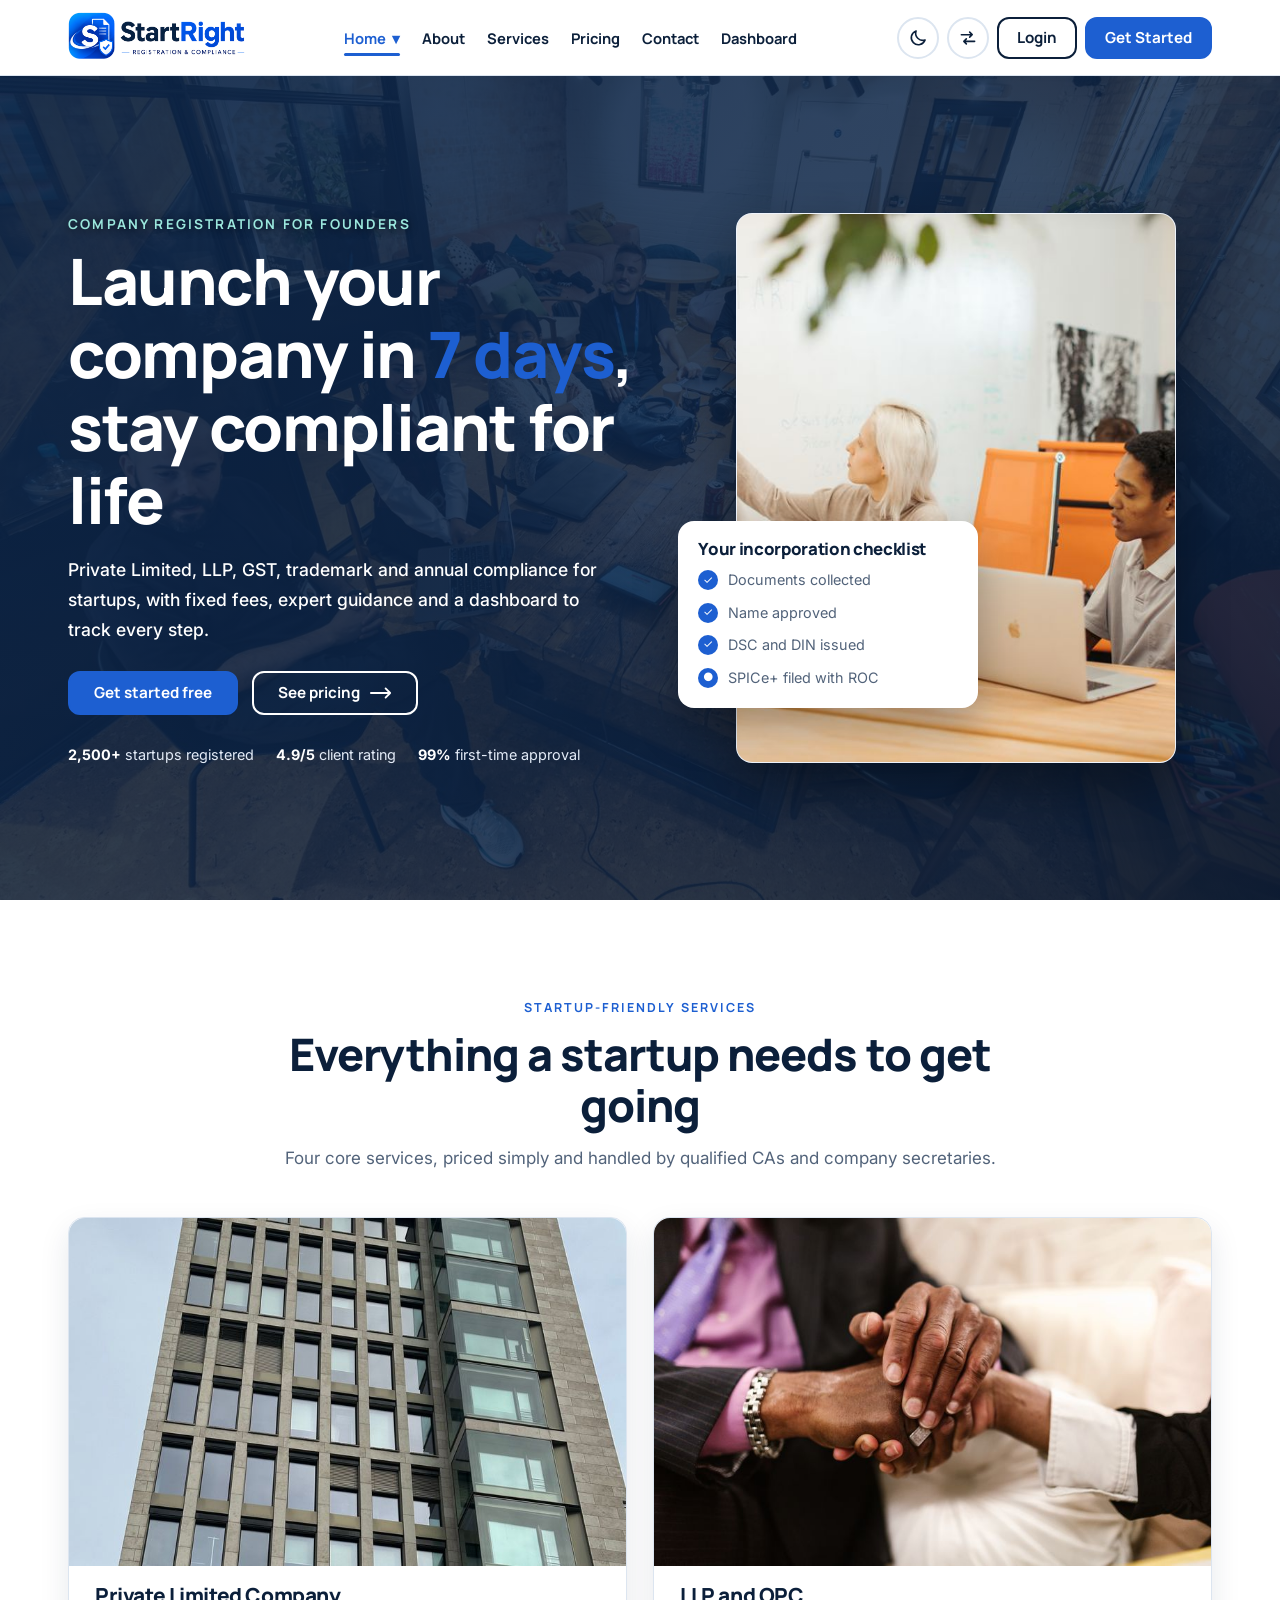
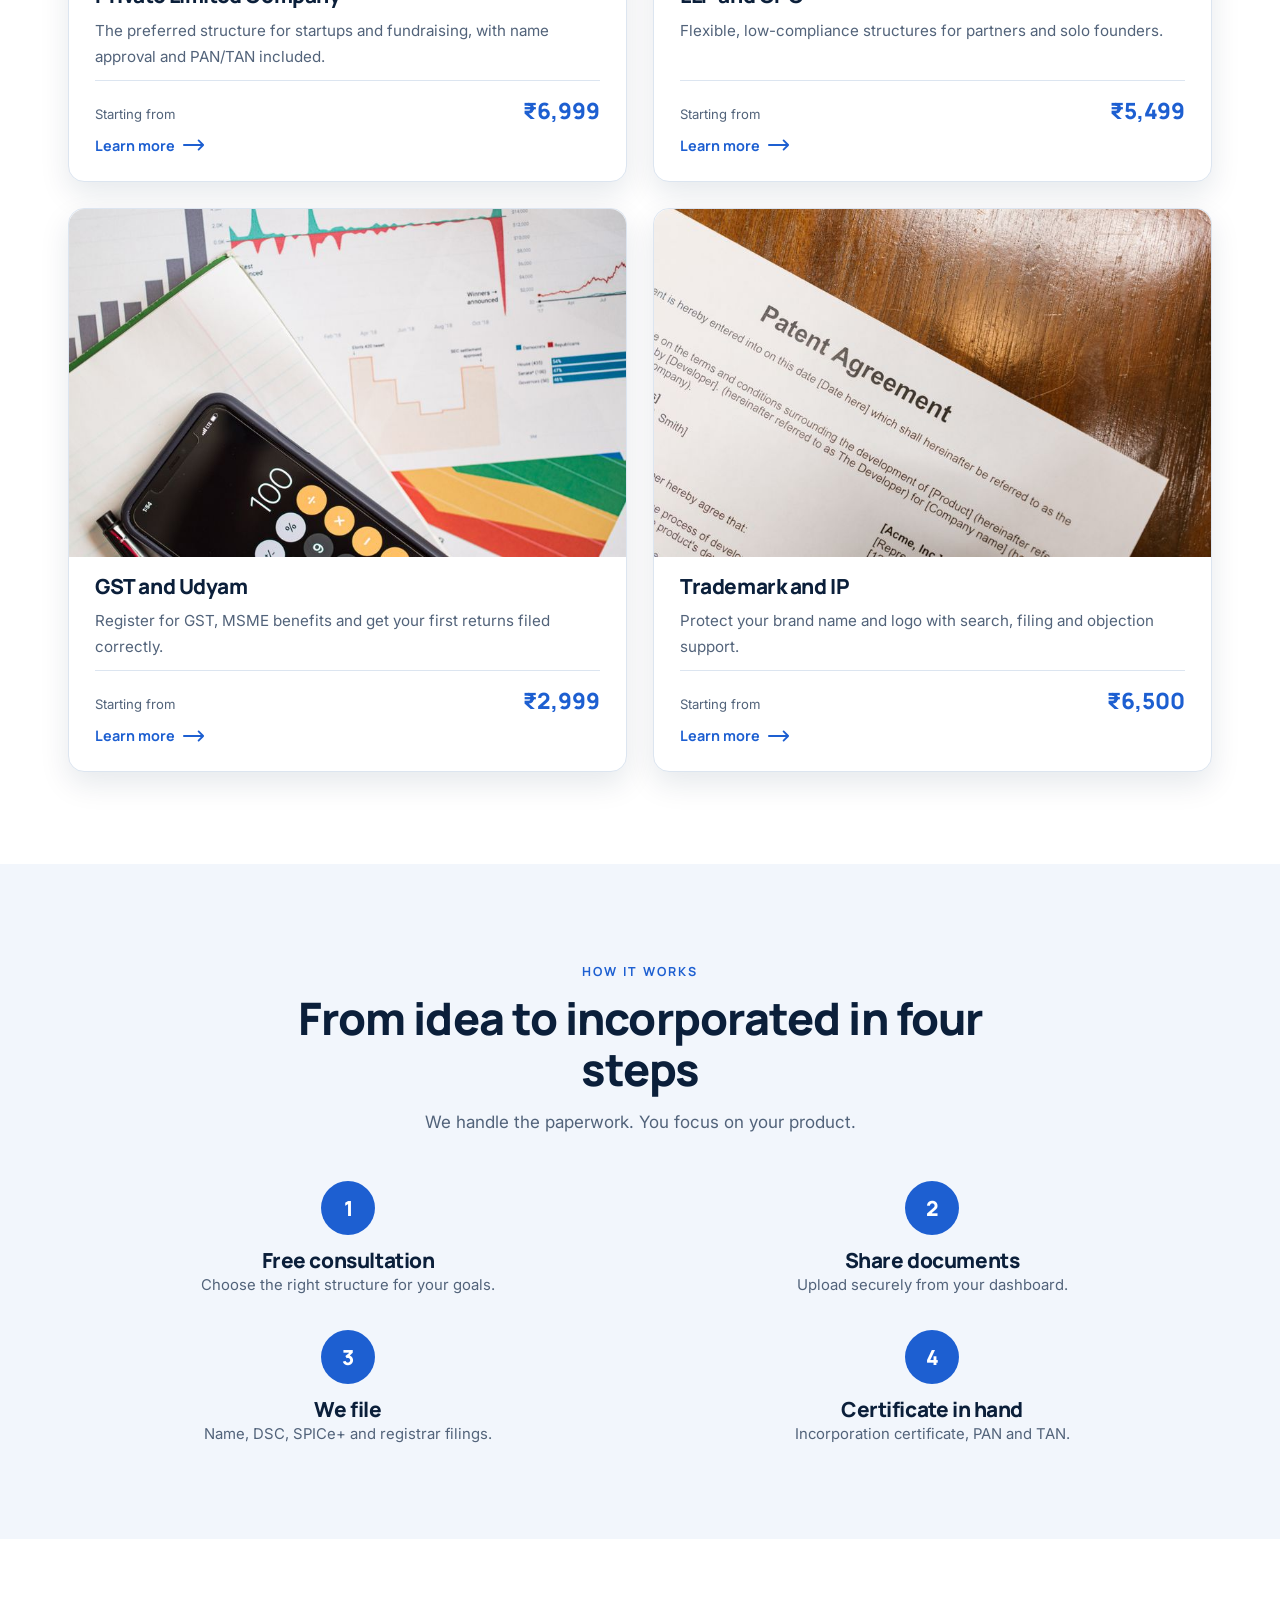
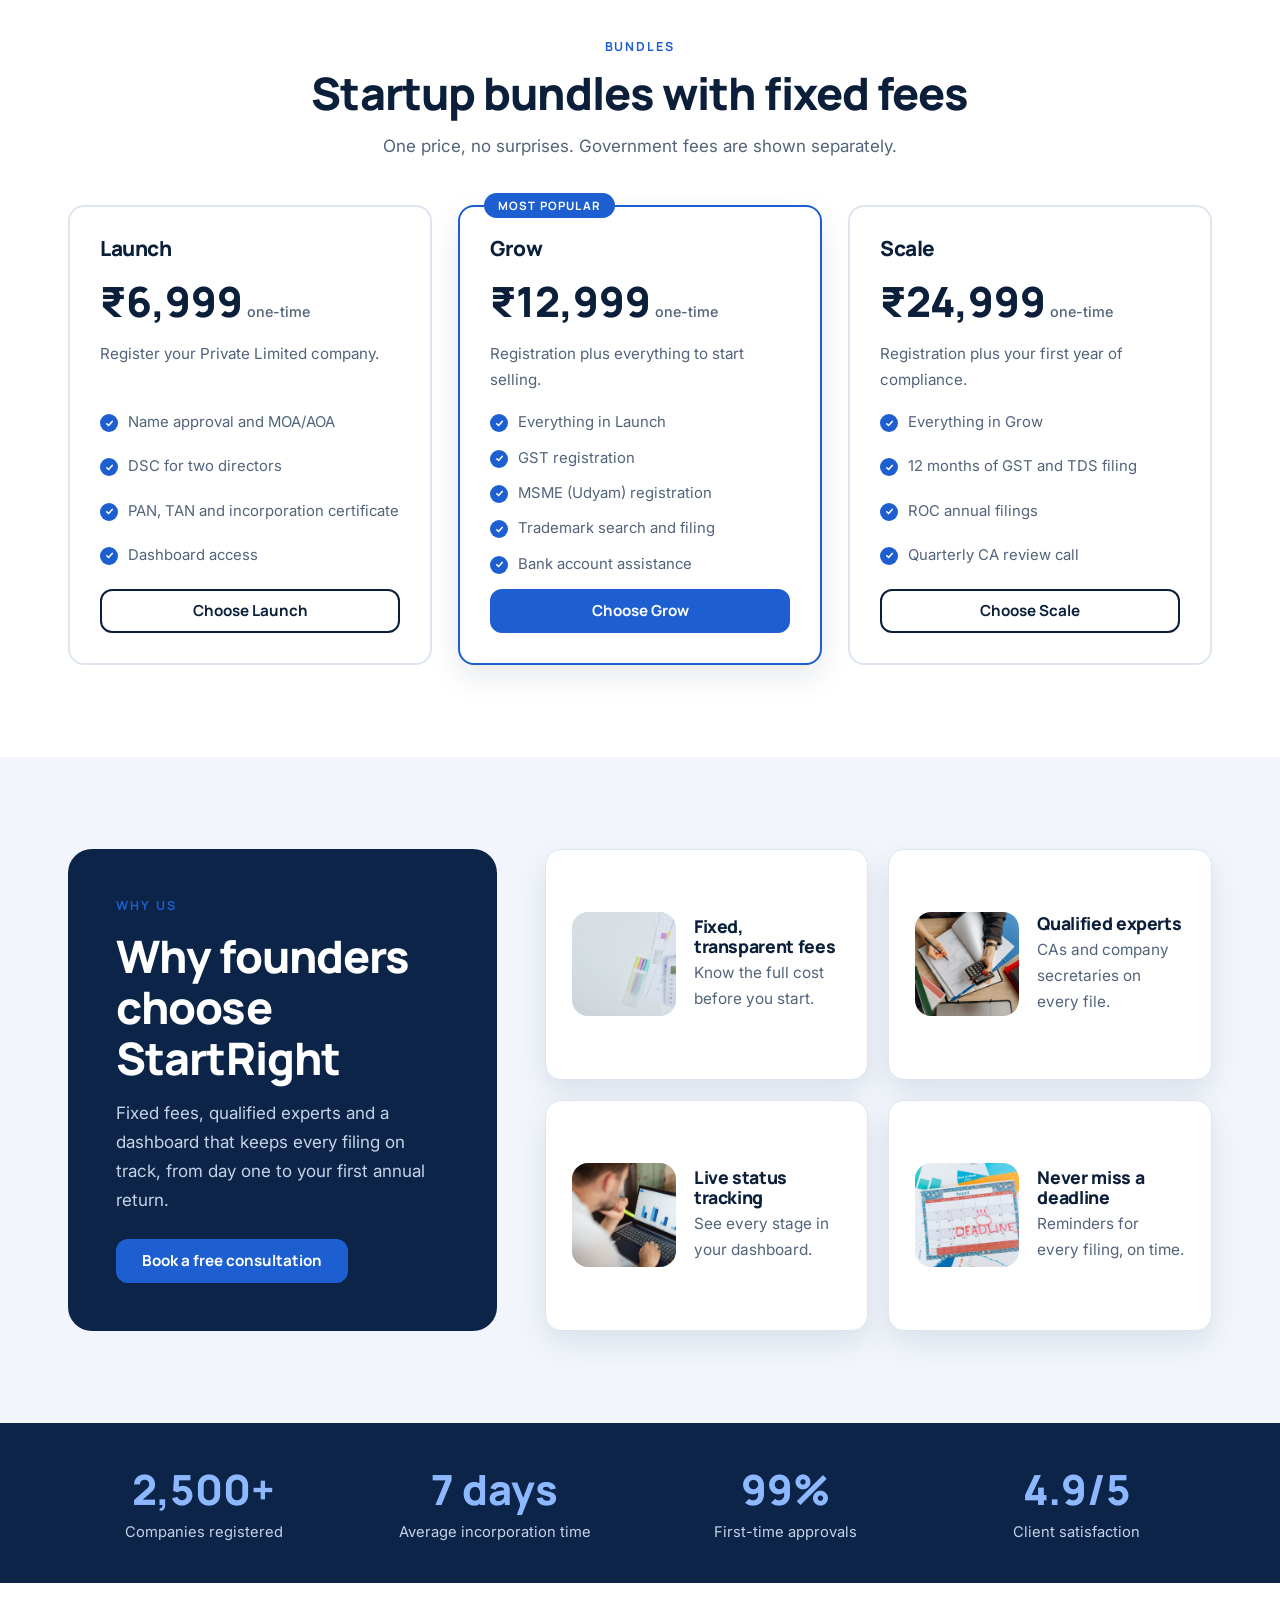
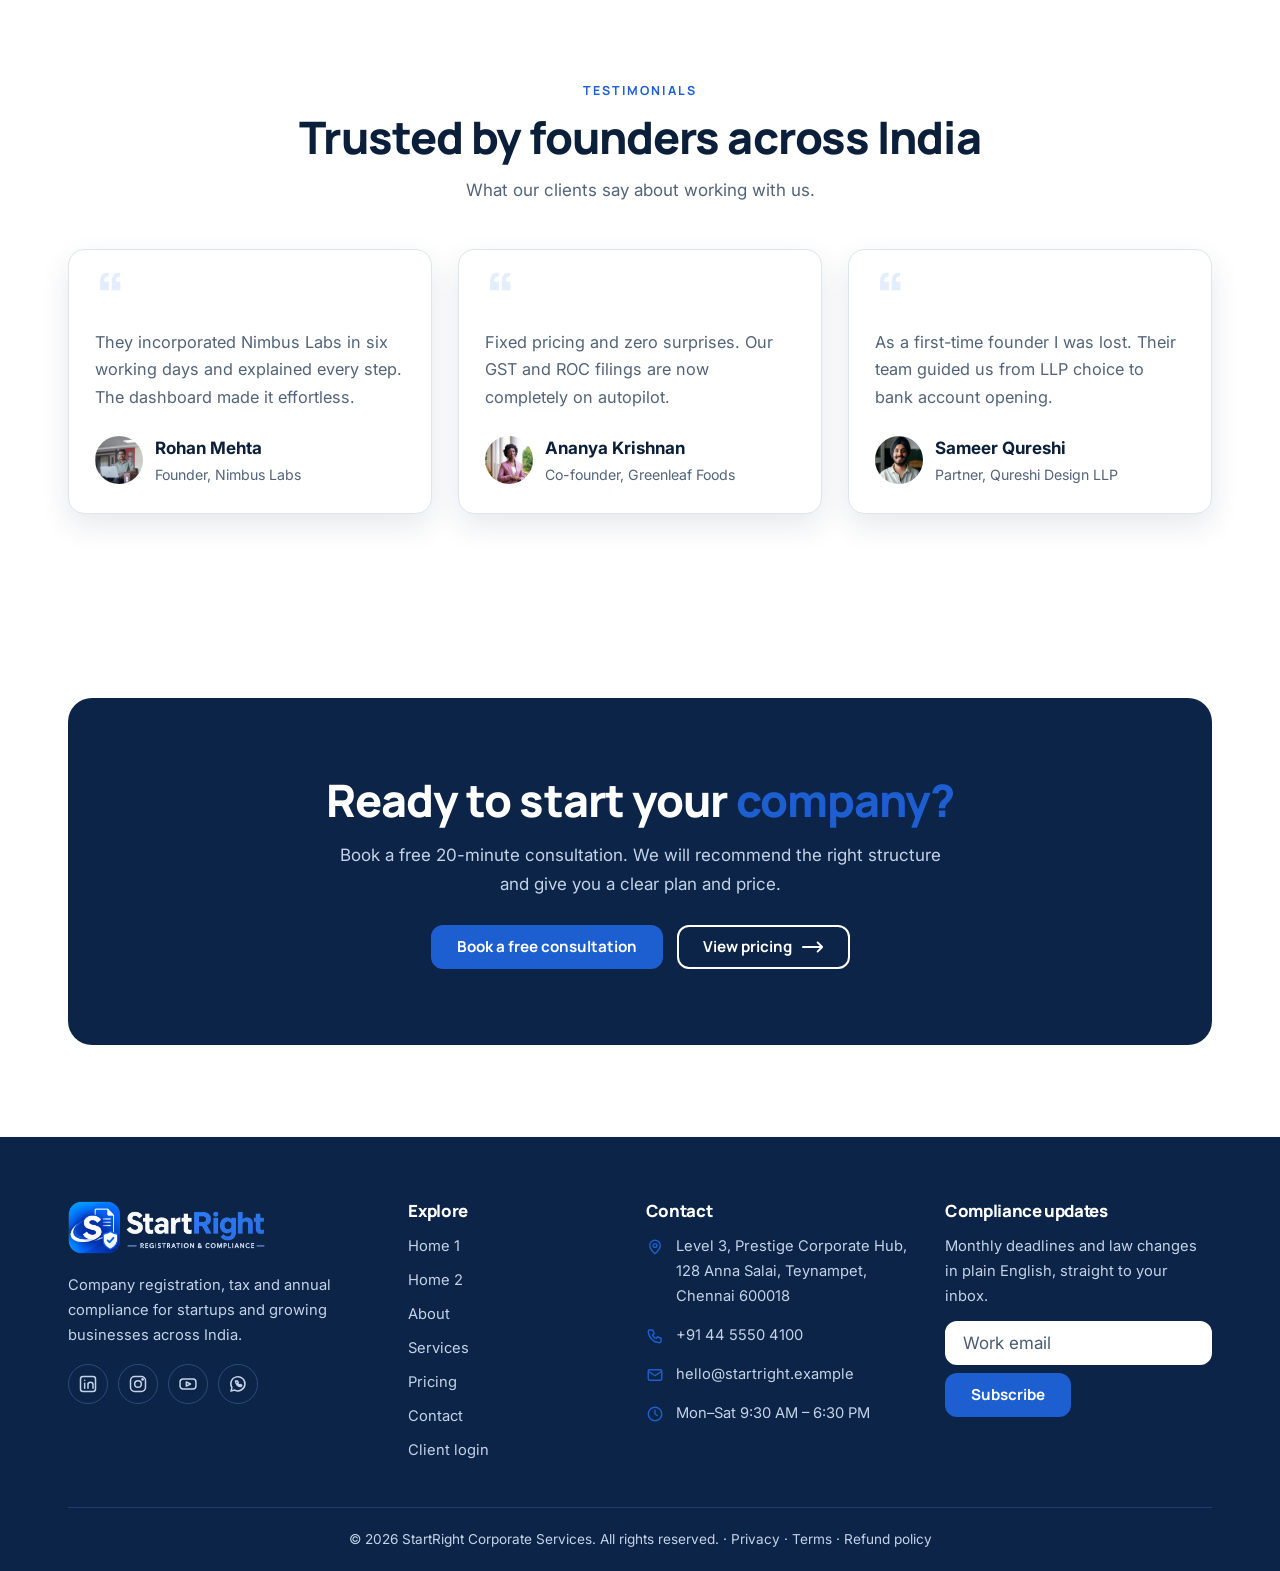
<file: index.html>
<!DOCTYPE html>
<html lang="en" dir="ltr">
<head>
<meta charset="utf-8"><meta name="viewport" content="width=device-width, initial-scale=1">
<title>Company Registration for Startups — StartRight Corporate Services</title>
<meta name="description" content="Register your company in 7 days with fixed fees, expert support and a client dashboard for compliance tracking.">
<link rel="icon" type="image/png" href="assets/img/logo-icon.png">
<link rel="preconnect" href="https://fonts.googleapis.com"><link rel="preconnect" href="https://fonts.gstatic.com" crossorigin>
<link href="https://fonts.googleapis.com/css2?family=Manrope:wght@500;600;700;800&family=Inter:wght@400;500;600&display=swap" rel="stylesheet">
<link rel="stylesheet" href="assets/css/style.css">
<script>try{var d=document.documentElement;d.dataset.theme=localStorage.getItem('theme')||'light';d.dir=localStorage.getItem('dir')||'ltr'}catch(e){}</script>
<script defer src="assets/js/main.js"></script>
</head>
<body data-page="home1" data-layout="site">
<div id="site-nav"></div>
<main>
<section class="hero1"><div class="bgslot" aria-hidden="true"><img src="assets/images/pexels-photo-29267512.jpeg" alt="" loading="eager" decoding="async"></div><div class="wrap"><div><span class="eyebrow">Company registration for founders</span><h1>Launch your company in <em>7 days</em>, stay compliant for life</h1><p class="lead">Private Limited, LLP, GST, trademark and annual compliance for startups, with fixed fees, expert guidance and a dashboard to track every step.</p><div class="btns"><a class="btn btn-p" href="contact.html#consult">Get started free</a><a class="btn btn btn-w" href="pricing.html">See pricing <svg class="arr" viewBox="0 0 24 12" aria-hidden="true"><path d="M1 6h21M17 1l5 5-5 5"/></svg></a></div><div class="trust"><span><b>2,500+</b> startups registered</span><span><b>4.9/5</b> client rating</span><span><b>99%</b> first-time approval</span></div></div><div class="hv"><img class="ph r45" src="assets/images/pexels-photo-7278859.jpeg" alt="Two founders planning their startup at a whiteboard" loading="lazy" decoding="async" width="900" height="1125"><div class="fcard"><h4>Your incorporation checklist</h4><ul><li>Documents collected</li><li>Name approved</li><li>DSC and DIN issued</li><li class="cur">SPICe+ filed with ROC</li></ul></div></div></div></section>
<section class="sec "><div class="wrap"><div class="head"><span class="eyebrow">Startup-friendly services</span><br><h2>Everything a startup needs to get going</h2><p>Four core services, priced simply and handled by qualified CAs and company secretaries.</p></div><div class="grid g4"><article class="svc"><div class="thumb"><img src="assets/images/pexels-photo-34165409.jpeg" alt="Modern glass office building for a private limited company" loading="lazy" decoding="async"></div><h3>Private Limited Company</h3><p>The preferred structure for startups and fundraising, with name approval and PAN/TAN included.</p><div class="from"><span>Starting from</span><b>₹6,999</b></div><a class="more" href="services.html">Learn more <svg class="arr" viewBox="0 0 24 12" aria-hidden="true"><path d="M1 6h21M17 1l5 5-5 5"/></svg></a></article><article class="svc"><div class="thumb"><img src="assets/images/pexels-photo-8069428.jpeg" alt="Business partners shaking hands over an LLP agreement" loading="lazy" decoding="async"></div><h3>LLP and OPC</h3><p>Flexible, low-compliance structures for partners and solo founders.</p><div class="from"><span>Starting from</span><b>₹5,499</b></div><a class="more" href="services.html">Learn more <svg class="arr" viewBox="0 0 24 12" aria-hidden="true"><path d="M1 6h21M17 1l5 5-5 5"/></svg></a></article><article class="svc"><div class="thumb"><img src="assets/images/pexels-photo-7947637.jpeg" alt="GST documents with a calculator" loading="lazy" decoding="async"></div><h3>GST and Udyam</h3><p>Register for GST, MSME benefits and get your first returns filed correctly.</p><div class="from"><span>Starting from</span><b>₹2,999</b></div><a class="more" href="services.html">Learn more <svg class="arr" viewBox="0 0 24 12" aria-hidden="true"><path d="M1 6h21M17 1l5 5-5 5"/></svg></a></article><article class="svc"><div class="thumb"><img src="assets/images/pexels-photo-7841818.jpeg" alt="Patent and trademark agreement document" loading="lazy" decoding="async"></div><h3>Trademark and IP</h3><p>Protect your brand name and logo with search, filing and objection support.</p><div class="from"><span>Starting from</span><b>₹6,500</b></div><a class="more" href="services.html">Learn more <svg class="arr" viewBox="0 0 24 12" aria-hidden="true"><path d="M1 6h21M17 1l5 5-5 5"/></svg></a></article></div></div></section>
<section class="sec alt"><div class="wrap"><div class="head"><span class="eyebrow">How it works</span><br><h2>From idea to incorporated in four steps</h2><p>We handle the paperwork. You focus on your product.</p></div><div class="stepper"><div><i>1</i><h3>Free consultation</h3><p>Choose the right structure for your goals.</p></div><div><i>2</i><h3>Share documents</h3><p>Upload securely from your dashboard.</p></div><div><i>3</i><h3>We file</h3><p>Name, DSC, SPICe+ and registrar filings.</p></div><div><i>4</i><h3>Certificate in hand</h3><p>Incorporation certificate, PAN and TAN.</p></div></div></div></section>
<section class="sec "><div class="wrap"><div class="head"><span class="eyebrow">Bundles</span><br><h2>Startup bundles with fixed fees</h2><p>One price, no surprises. Government fees are shown separately.</p></div><div class="grid"><div class="plan"><h3>Launch</h3><div class="pr">₹6,999<small> one-time</small></div><p>Register your Private Limited company.</p><ul class="cl"><li>Name approval and MOA/AOA</li><li>DSC for two directors</li><li>PAN, TAN and incorporation certificate</li><li>Dashboard access</li></ul><a class="btn btn" href="contact.html#consult">Choose Launch</a></div><div class="plan hot"><h3>Grow</h3><div class="pr">₹12,999<small> one-time</small></div><p>Registration plus everything to start selling.</p><ul class="cl"><li>Everything in Launch</li><li>GST registration</li><li>MSME (Udyam) registration</li><li>Trademark search and filing</li><li>Bank account assistance</li></ul><a class="btn btn-p" href="contact.html#consult">Choose Grow</a></div><div class="plan"><h3>Scale</h3><div class="pr">₹24,999<small> one-time</small></div><p>Registration plus your first year of compliance.</p><ul class="cl"><li>Everything in Grow</li><li>12 months of GST and TDS filing</li><li>ROC annual filings</li><li>Quarterly CA review call</li></ul><a class="btn btn" href="contact.html#consult">Choose Scale</a></div></div></div></section>
<section class="sec alt"><div class="wrap"><div class="why"><div class="why-l"><span class="eyebrow">Why us</span><h2>Why founders choose StartRight</h2><p>Fixed fees, qualified experts and a dashboard that keeps every filing on track, from day one to your first annual return.</p><a class="btn btn-p" href="contact.html#consult">Book a free consultation</a></div><div class="why-r"><div class="card"><div class="thumb"><img src="assets/images/pexels-photo-7054399.jpeg" alt="Monthly budget planning with fixed costs" loading="lazy" decoding="async"></div><h3>Fixed, transparent fees</h3><p>Know the full cost before you start.</p></div><div class="card"><div class="thumb"><img src="assets/images/pexels-photo-8296970.jpeg" alt="Qualified professional examining company documents" loading="lazy" decoding="async"></div><h3>Qualified experts</h3><p>CAs and company secretaries on every file.</p></div><div class="card"><div class="thumb"><img src="assets/images/pexels-photo-7947996.jpeg" alt="Charts on a laptop showing live status" loading="lazy" decoding="async"></div><h3>Live status tracking</h3><p>See every stage in your dashboard.</p></div><div class="card"><div class="thumb"><img src="assets/images/pexels-photo-7580856.jpeg" alt="Calendar with deadline reminders" loading="lazy" decoding="async"></div><h3>Never miss a deadline</h3><p>Reminders for every filing, on time.</p></div></div></div></div></section>
<section class="band dk"><div class="wrap"><div><b>2,500+</b><span>Companies registered</span></div><div><b>7 days</b><span>Average incorporation time</span></div><div><b>99%</b><span>First-time approvals</span></div><div><b>4.9/5</b><span>Client satisfaction</span></div></div></section>
<section class="sec "><div class="wrap"><div class="head"><span class="eyebrow">Testimonials</span><br><h2>Trusted by founders across India</h2><p>What our clients say about working with us.</p></div><div class="grid "><div class="card qc"><span class="qm">“</span><p>They incorporated Nimbus Labs in six working days and explained every step. The dashboard made it effortless.</p><div class="who"><img class="av" src="assets/images/pexels-photo-16659308.jpeg" alt="Rohan Mehta" loading="lazy" decoding="async" width="48" height="48"><div><b>Rohan Mehta</b><small>Founder, Nimbus Labs</small></div></div></div><div class="card qc"><span class="qm">“</span><p>Fixed pricing and zero surprises. Our GST and ROC filings are now completely on autopilot.</p><div class="who"><img class="av" src="assets/images/pexels-photo-18809829.jpeg" alt="Ananya Krishnan" loading="lazy" decoding="async" width="48" height="48"><div><b>Ananya Krishnan</b><small>Co-founder, Greenleaf Foods</small></div></div></div><div class="card qc"><span class="qm">“</span><p>As a first-time founder I was lost. Their team guided us from LLP choice to bank account opening.</p><div class="who"><img class="av" src="assets/images/pexels-photo-4307884.jpeg" alt="Sameer Qureshi" loading="lazy" decoding="async" width="48" height="48"><div><b>Sameer Qureshi</b><small>Partner, Qureshi Design LLP</small></div></div></div></div></div></section>
<section class="sec "><div class="wrap"><div class="cta"><h2>Ready to start your <em>company?</em></h2><p>Book a free 20-minute consultation. We will recommend the right structure and give you a clear plan and price.</p><div class="btns"><a class="btn btn-p" href="contact.html#consult">Book a free consultation</a><a class="btn btn btn-w" href="pricing.html">View pricing <svg class="arr" viewBox="0 0 24 12" aria-hidden="true"><path d="M1 6h21M17 1l5 5-5 5"/></svg></a></div></div></div></section>
</main>
<div id="site-footer"></div>
</body></html>
</file>
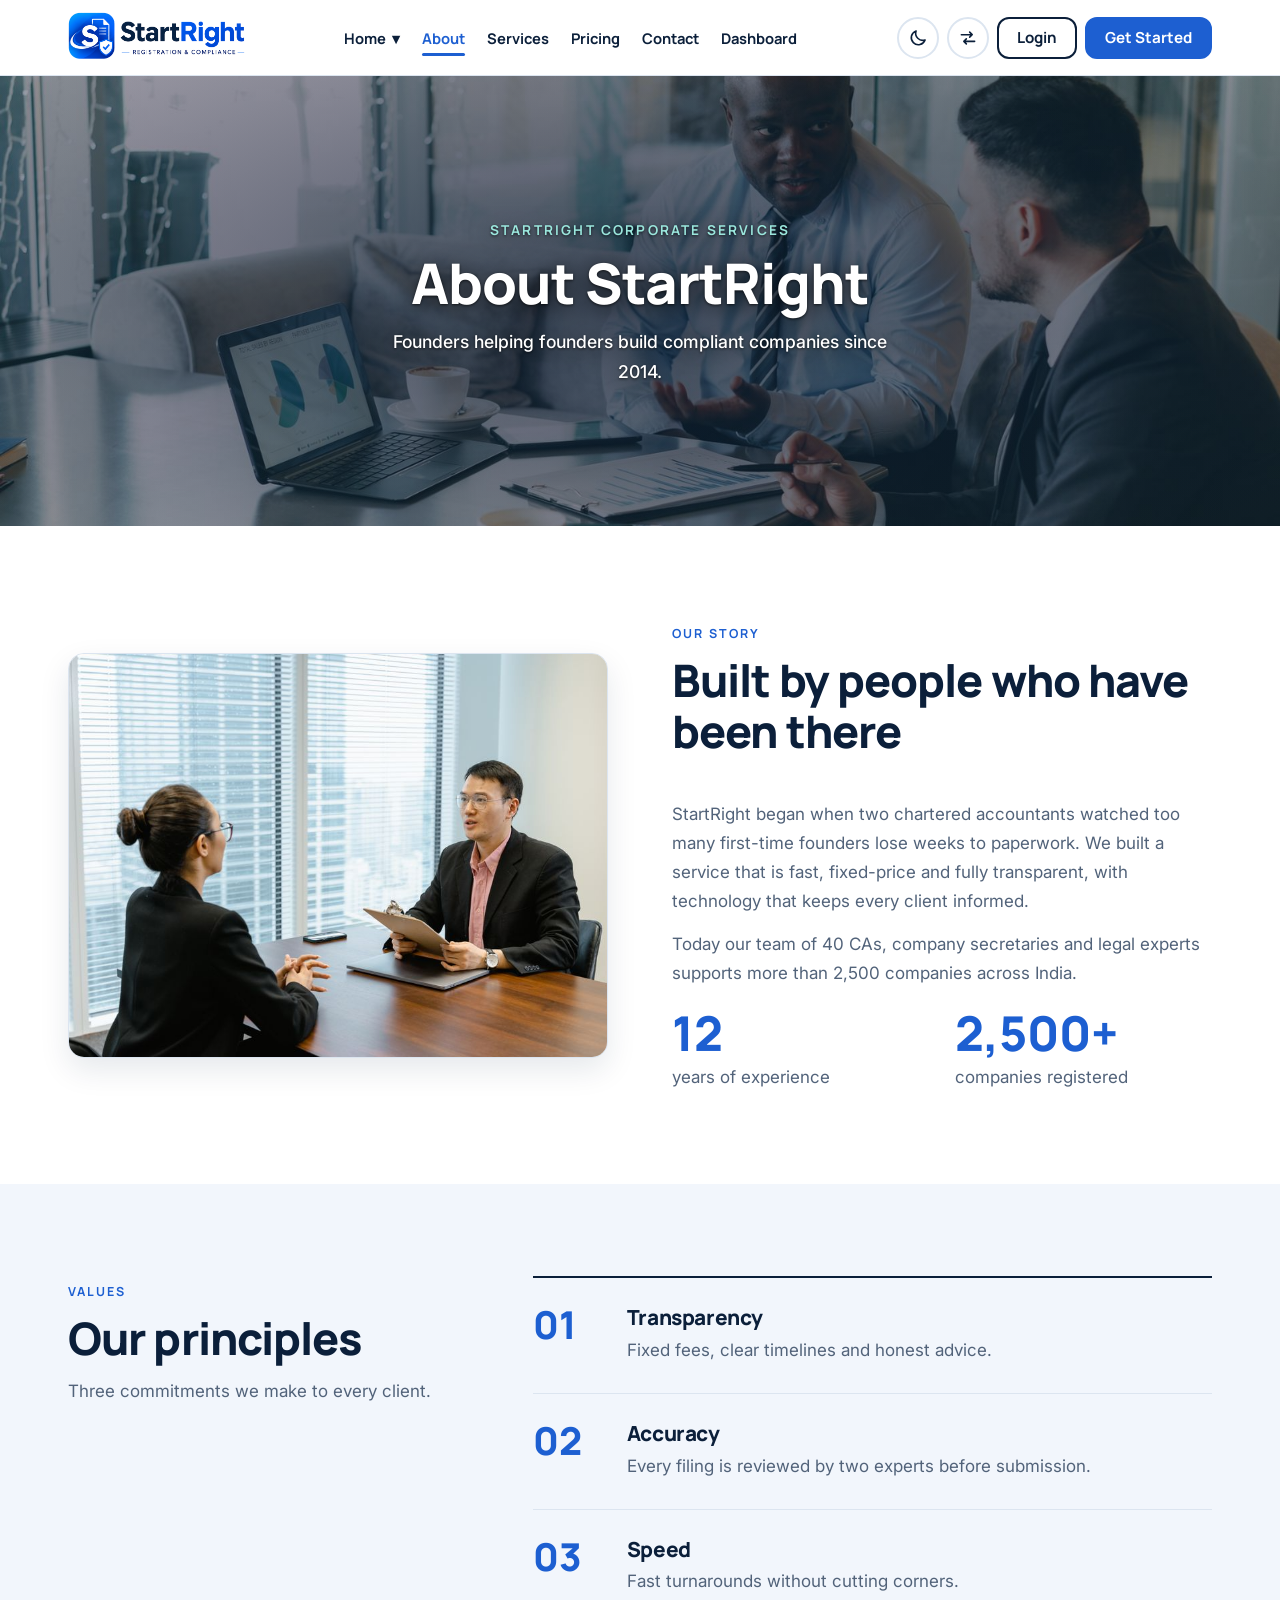
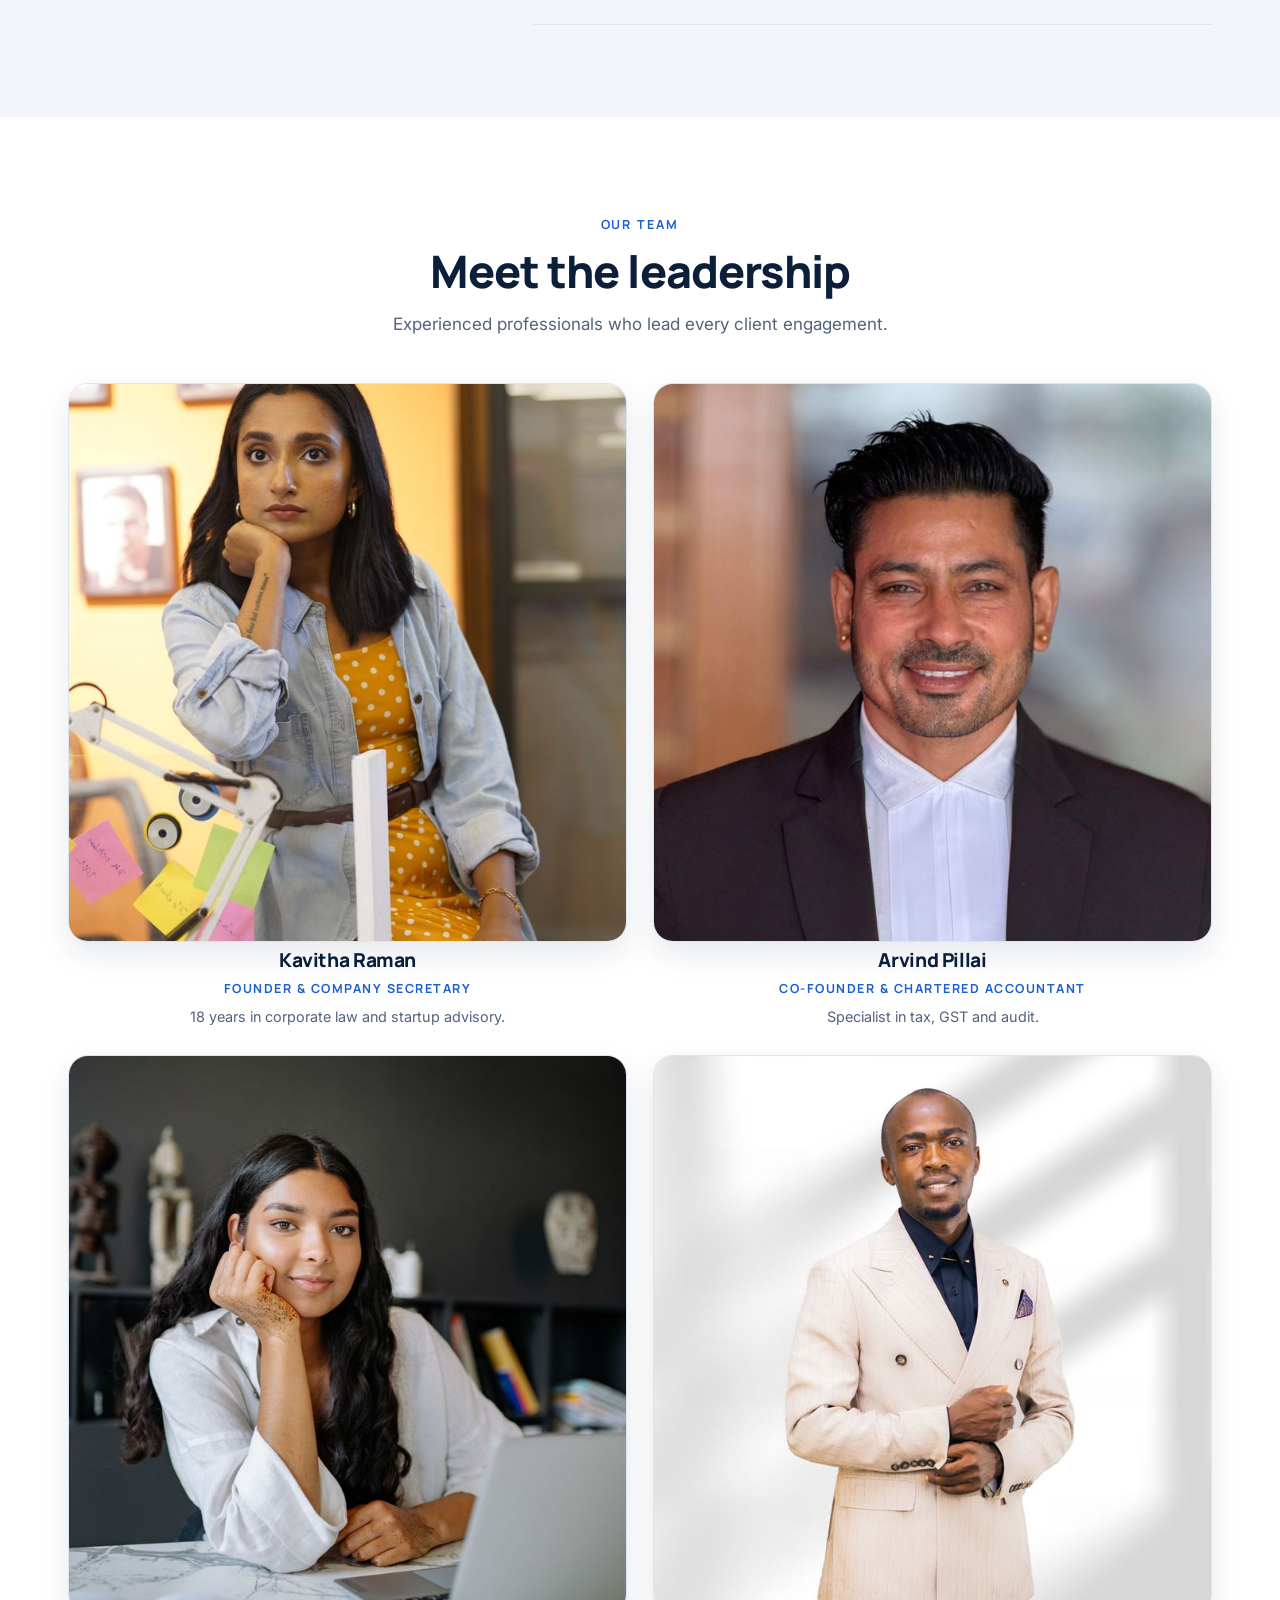
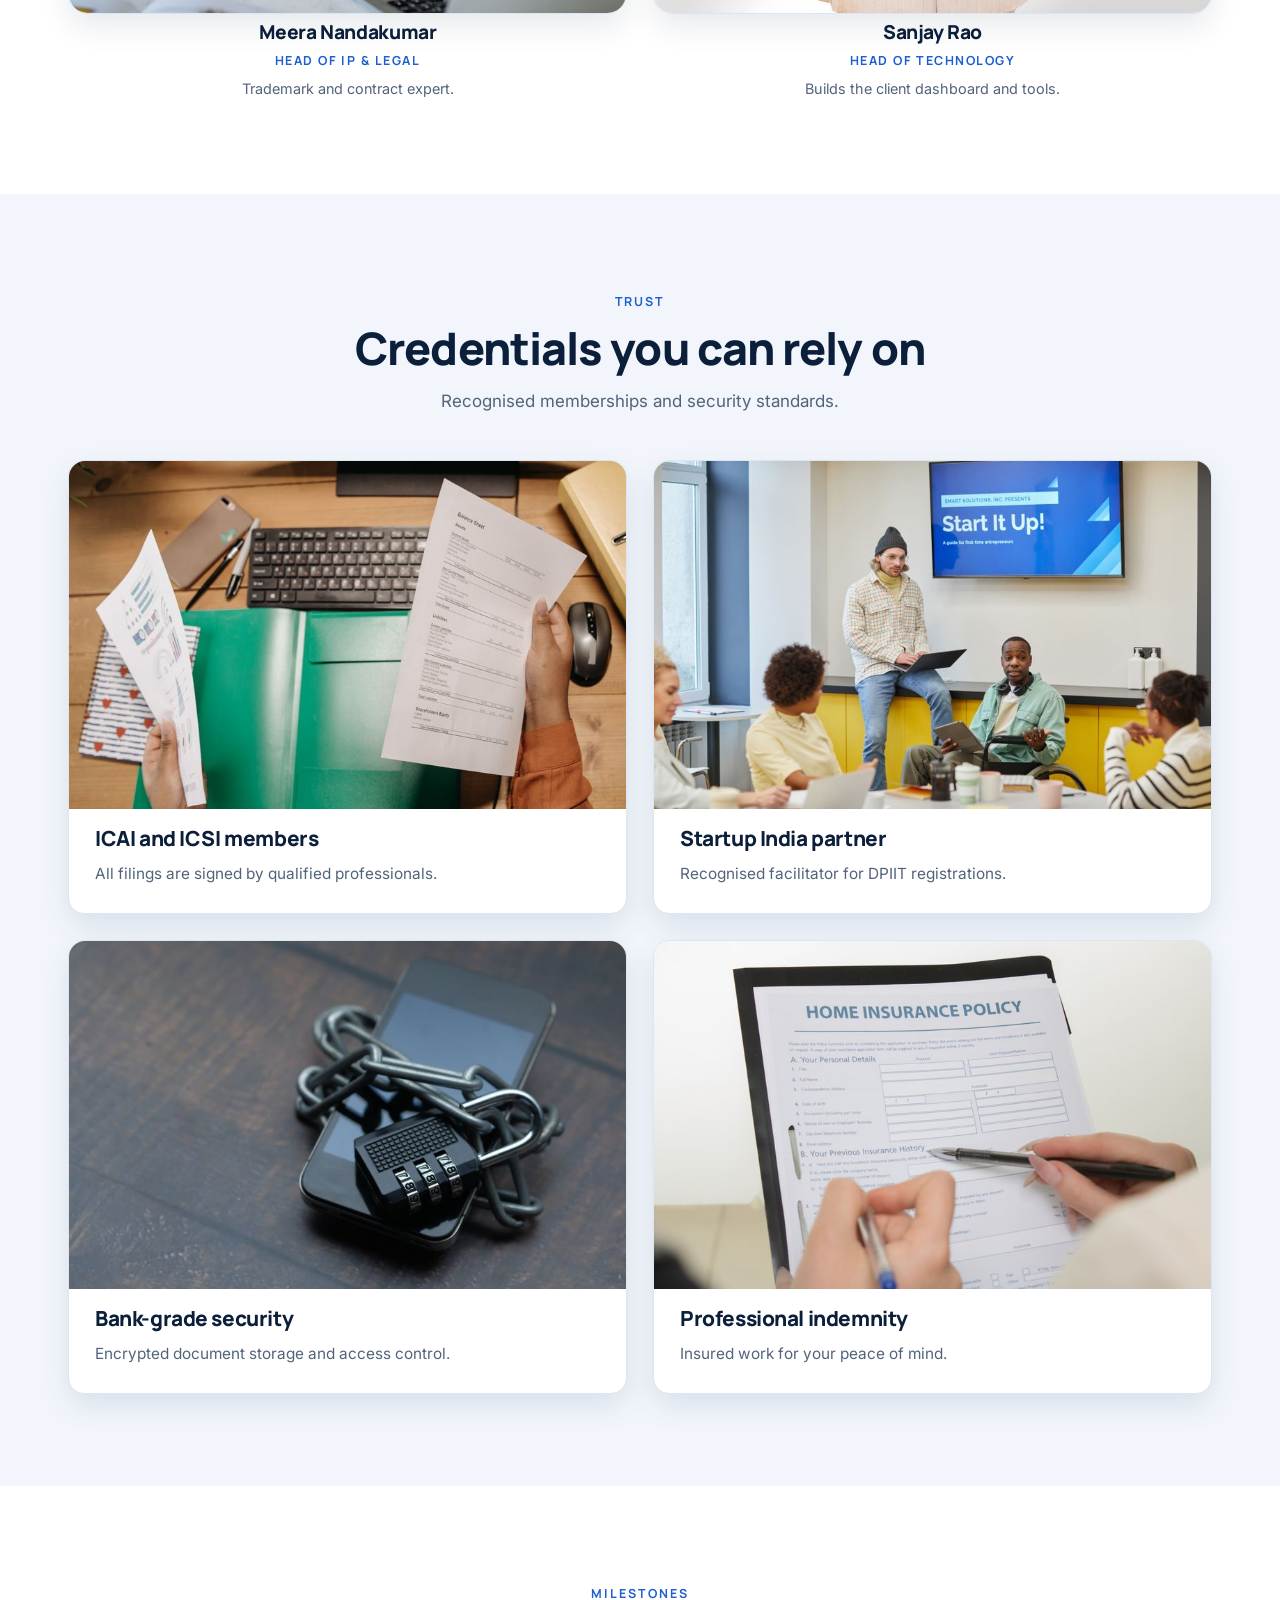
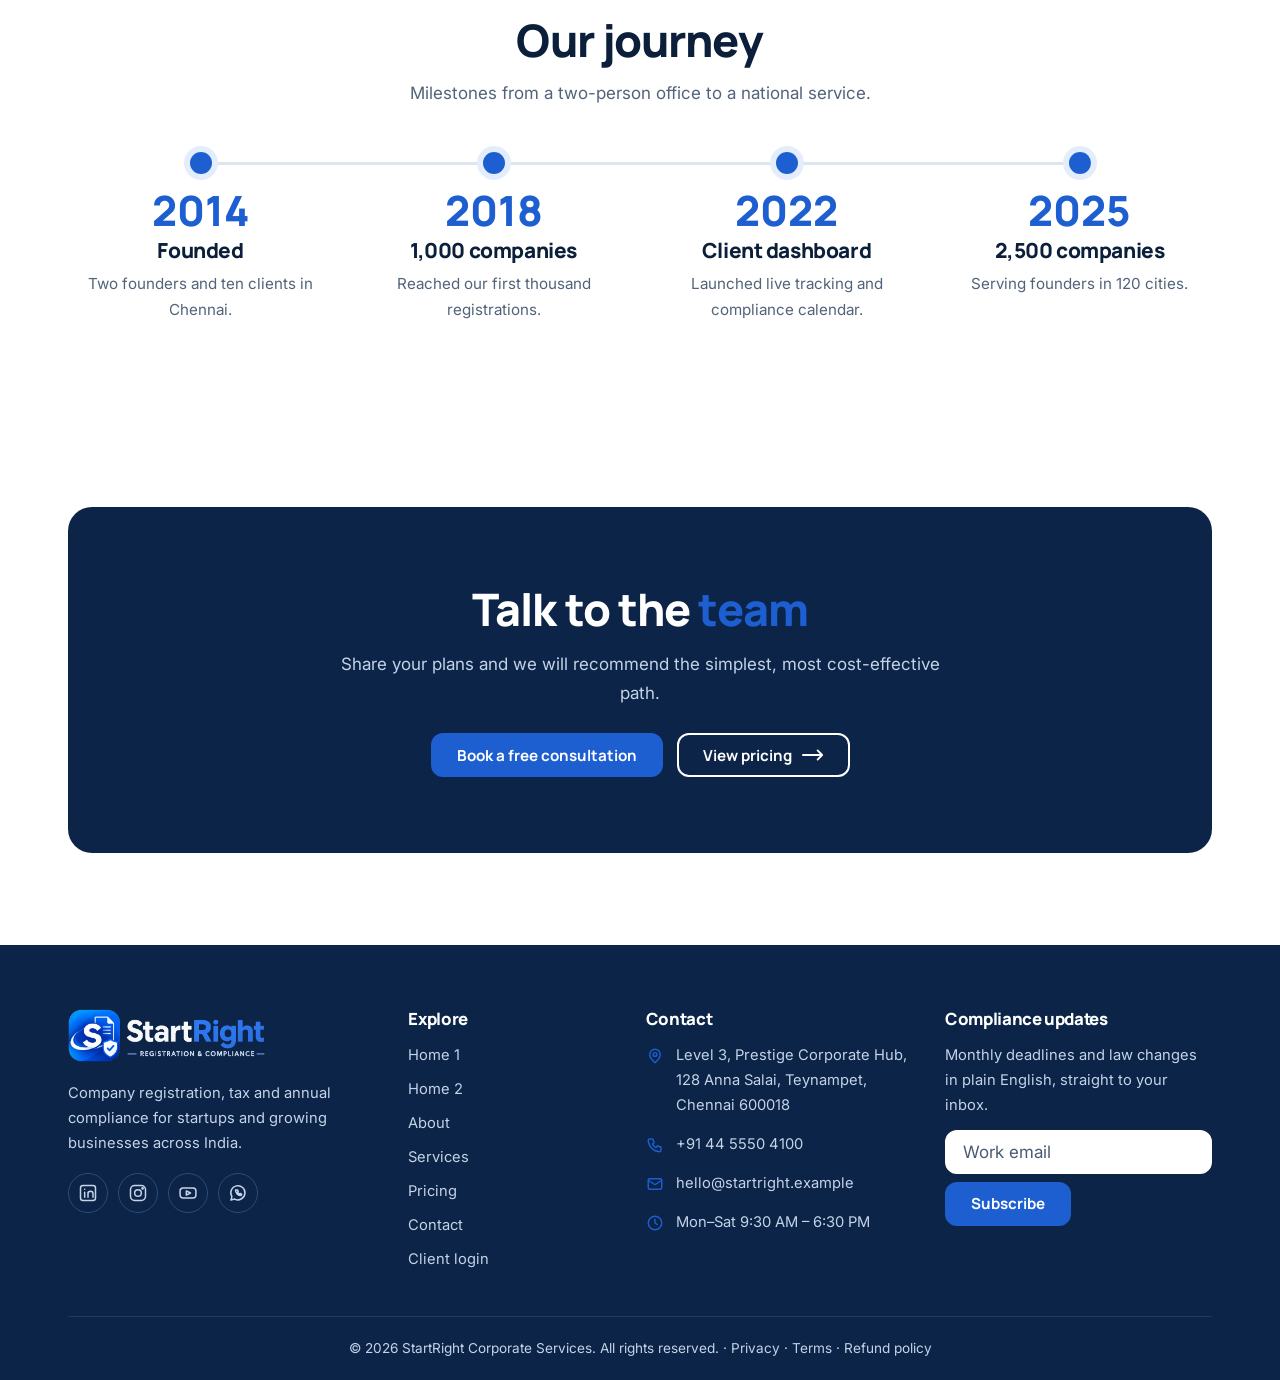
<file: about.html>
<!DOCTYPE html>
<html lang="en" dir="ltr">
<head>
<meta charset="utf-8"><meta name="viewport" content="width=device-width, initial-scale=1">
<title>About — StartRight Corporate Services</title>
<meta name="description" content="About StartRight Corporate Services: our story, leadership and credentials.">
<link rel="icon" type="image/png" href="assets/img/logo-icon.png">
<link rel="preconnect" href="https://fonts.googleapis.com"><link rel="preconnect" href="https://fonts.gstatic.com" crossorigin>
<link href="https://fonts.googleapis.com/css2?family=Manrope:wght@500;600;700;800&family=Inter:wght@400;500;600&display=swap" rel="stylesheet">
<link rel="stylesheet" href="assets/css/style.css">
<script>try{var d=document.documentElement;d.dataset.theme=localStorage.getItem('theme')||'light';d.dir=localStorage.getItem('dir')||'ltr'}catch(e){}</script>
<script defer src="assets/js/main.js"></script>
</head>
<body data-page="about" data-layout="site">
<div id="site-nav"></div>
<main>
<section class="phero l"><div class="bgslot b3" aria-hidden="true"><img src="assets/images/pexels-photo-36766695.jpeg" alt="" loading="eager" decoding="async"></div><div class="wrap"><div class="hp"><span class="eyebrow">StartRight Corporate Services</span><h1>About StartRight</h1><p class="sub">Founders helping founders build compliant companies since 2014.</p></div></div></section>
<section class="sec "><div class="wrap"><div class="split rev"><div><div class="head l"><span class="eyebrow">Our story</span><br><h2>Built by people who have been there</h2></div><p>StartRight began when two chartered accountants watched too many first-time founders lose weeks to paperwork. We built a service that is fast, fixed-price and fully transparent, with technology that keeps every client informed.</p><p>Today our team of 40 CAs, company secretaries and legal experts supports more than 2,500 companies across India.</p><div class="grid g2" style="margin-top:22px"><div><div class="big">12</div><p style="margin-top:6px">years of experience</p></div><div><div class="big">2,500+</div><p style="margin-top:6px">companies registered</p></div></div></div><img class="ph r43" src="assets/images/pexels-photo-7643735.jpeg" alt="Chartered accountant advising a client on company documents" loading="lazy" decoding="async" width="900" height="675"></div></div></section>
<section class="sec alt"><div class="wrap"><div class="rows"><div class="rows-h"><span class="eyebrow">Values</span><h2>Our principles</h2><p>Three commitments we make to every client.</p></div><ol class="rows-l"><li><span class="no">01</span><div><h3>Transparency</h3><p>Fixed fees, clear timelines and honest advice.</p></div></li><li><span class="no">02</span><div><h3>Accuracy</h3><p>Every filing is reviewed by two experts before submission.</p></div></li><li><span class="no">03</span><div><h3>Speed</h3><p>Fast turnarounds without cutting corners.</p></div></li></ol></div></div></section>
<section class="sec "><div class="wrap"><div class="head"><span class="eyebrow">Our team</span><br><h2>Meet the leadership</h2><p>Experienced professionals who lead every client engagement.</p></div><div class="grid g4"><div class="person"><img class="ph r11" src="assets/images/pexels-photo-18890945.jpeg" alt="Portrait of Kavitha Raman" loading="lazy" decoding="async" width="900" height="900"><h3>Kavitha Raman</h3><span class="role">Founder & Company Secretary</span><p>18 years in corporate law and startup advisory.</p></div><div class="person"><img class="ph r11" src="assets/images/pexels-photo-38889899.jpeg" alt="Portrait of Arvind Pillai" loading="lazy" decoding="async" width="900" height="900"><h3>Arvind Pillai</h3><span class="role">Co-founder & Chartered Accountant</span><p>Specialist in tax, GST and audit.</p></div><div class="person"><img class="ph r11" src="assets/images/pexels-photo-8837809.jpeg" alt="Portrait of Meera Nandakumar" loading="lazy" decoding="async" width="900" height="900"><h3>Meera Nandakumar</h3><span class="role">Head of IP & Legal</span><p>Trademark and contract expert.</p></div><div class="person"><img class="ph r11" src="assets/images/pexels-photo-34521428.jpeg" alt="Portrait of Sanjay Rao" loading="lazy" decoding="async" width="900" height="900"><h3>Sanjay Rao</h3><span class="role">Head of Technology</span><p>Builds the client dashboard and tools.</p></div></div></div></section>
<section class="sec alt"><div class="wrap"><div class="head"><span class="eyebrow">Trust</span><br><h2>Credentials you can rely on</h2><p>Recognised memberships and security standards.</p></div><div class="grid g4"><div class="card"><div class="thumb"><img src="assets/images/pexels-photo-7658352.jpeg" alt="Chartered accountant reviewing a financial statement" loading="lazy" decoding="async"></div><h3>ICAI and ICSI members</h3><p>All filings are signed by qualified professionals.</p></div><div class="card"><div class="thumb"><img src="assets/images/pexels-photo-7495609.jpeg" alt="Founder presenting to a startup team in an office" loading="lazy" decoding="async"></div><h3>Startup India partner</h3><p>Recognised facilitator for DPIIT registrations.</p></div><div class="card"><div class="thumb"><img src="assets/images/pexels-photo-11391947.jpeg" alt="Smartphone with a security lock for protected data" loading="lazy" decoding="async"></div><h3>Bank-grade security</h3><p>Encrypted document storage and access control.</p></div><div class="card"><div class="thumb"><img src="assets/images/pexels-photo-7736032.jpeg" alt="Insurance policy document for professional indemnity" loading="lazy" decoding="async"></div><h3>Professional indemnity</h3><p>Insured work for your peace of mind.</p></div></div></div></section>
<section class="sec "><div class="wrap"><div class="head"><span class="eyebrow">Milestones</span><br><h2>Our journey</h2><p>Milestones from a two-person office to a national service.</p></div><div class="mile"><div class="m"><span class="yr">2014</span><h3>Founded</h3><p>Two founders and ten clients in Chennai.</p></div><div class="m"><span class="yr">2018</span><h3>1,000 companies</h3><p>Reached our first thousand registrations.</p></div><div class="m"><span class="yr">2022</span><h3>Client dashboard</h3><p>Launched live tracking and compliance calendar.</p></div><div class="m"><span class="yr">2025</span><h3>2,500 companies</h3><p>Serving founders in 120 cities.</p></div></div></div></div></section>
<section class="sec "><div class="wrap"><div class="cta"><h2>Talk to the <em>team</em></h2><p>Share your plans and we will recommend the simplest, most cost-effective path.</p><div class="btns"><a class="btn btn-p" href="contact.html#consult">Book a free consultation</a><a class="btn btn btn-w" href="pricing.html">View pricing <svg class="arr" viewBox="0 0 24 12" aria-hidden="true"><path d="M1 6h21M17 1l5 5-5 5"/></svg></a></div></div></div></section>
</main>
<div id="site-footer"></div>
</body></html>
</file>
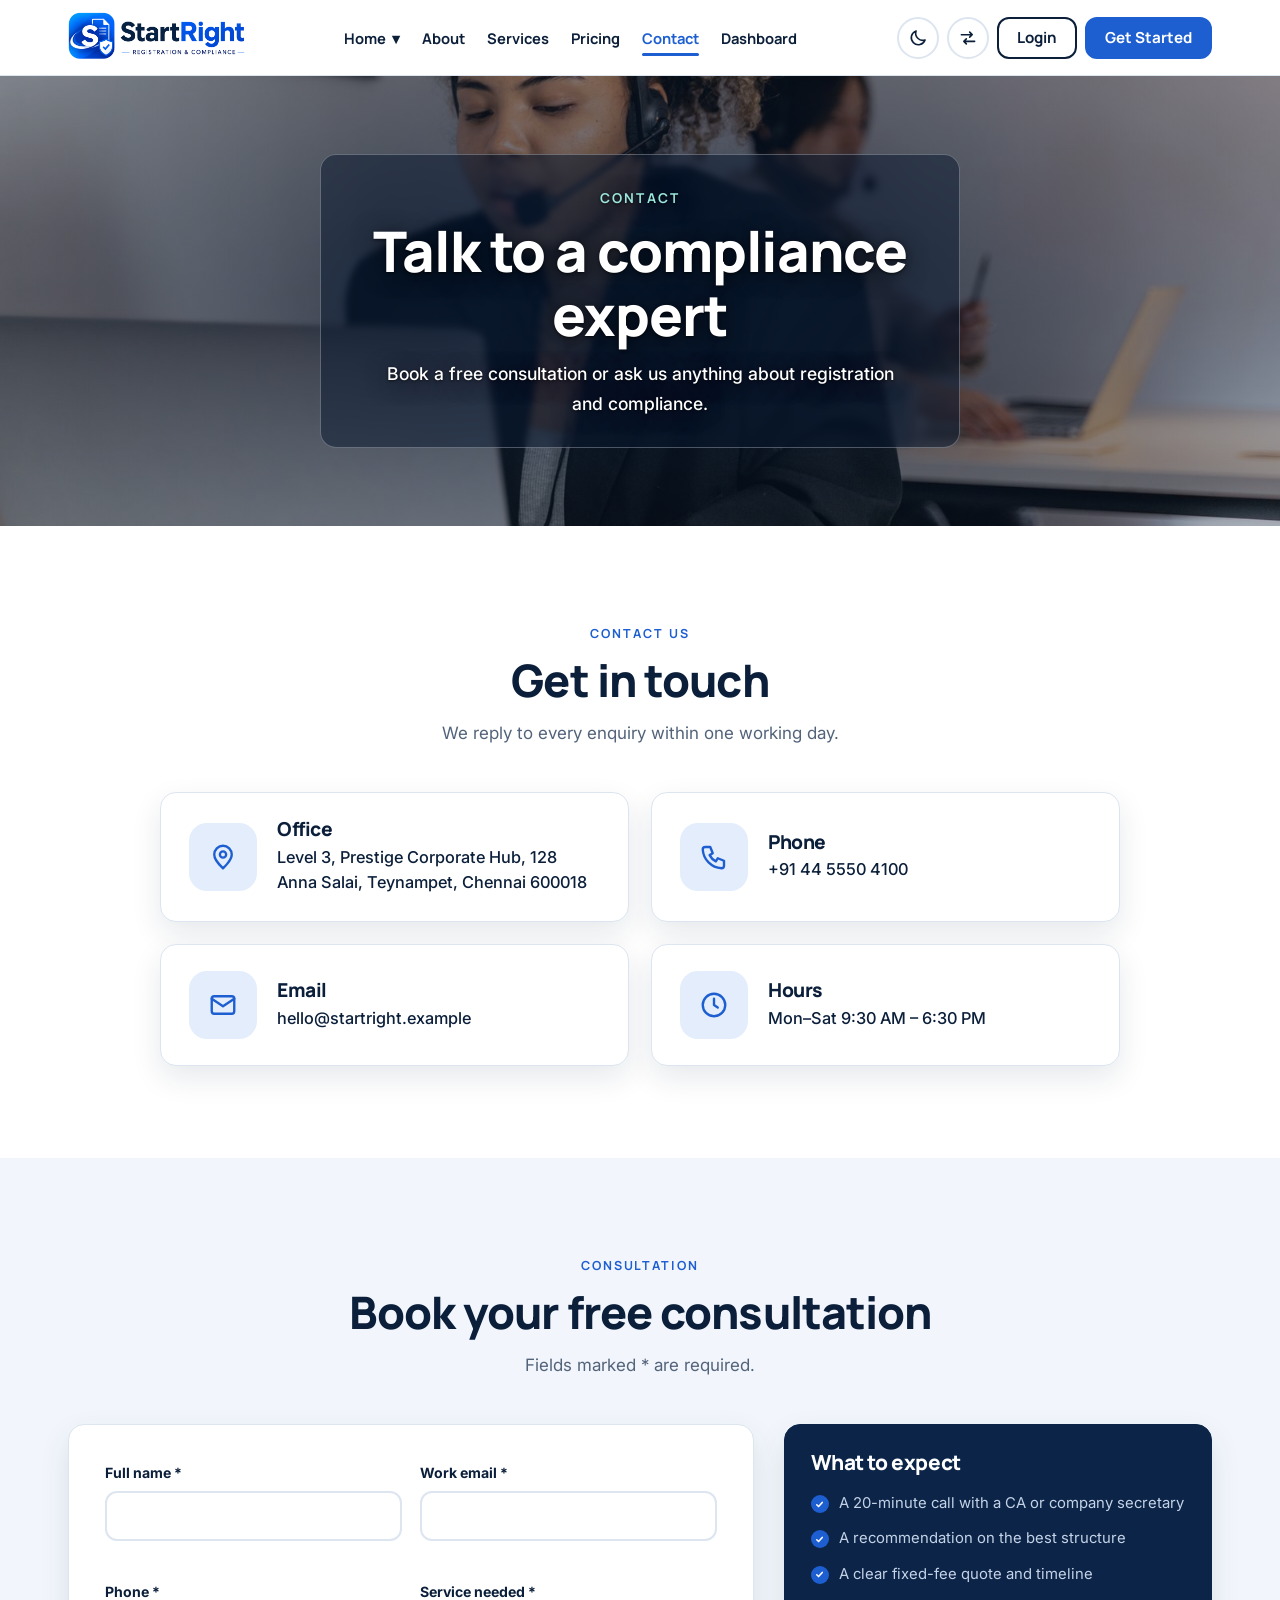
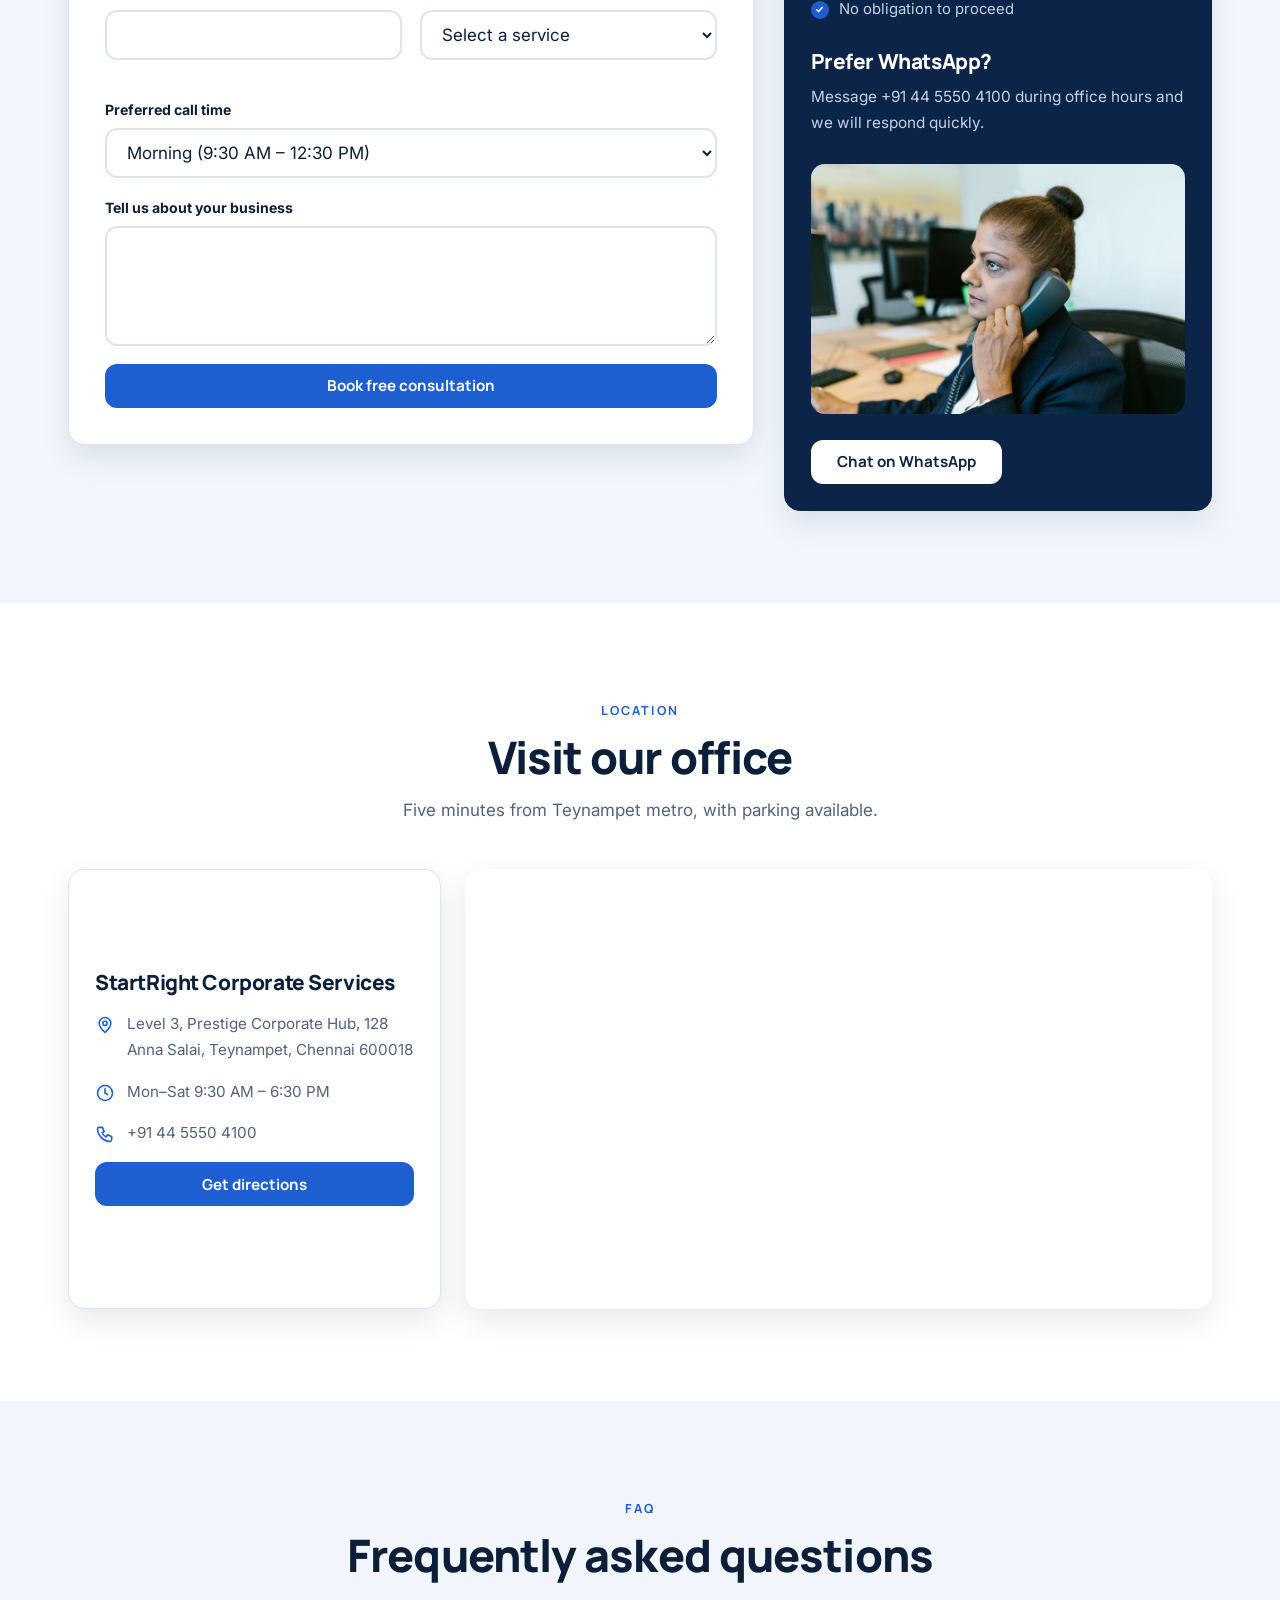
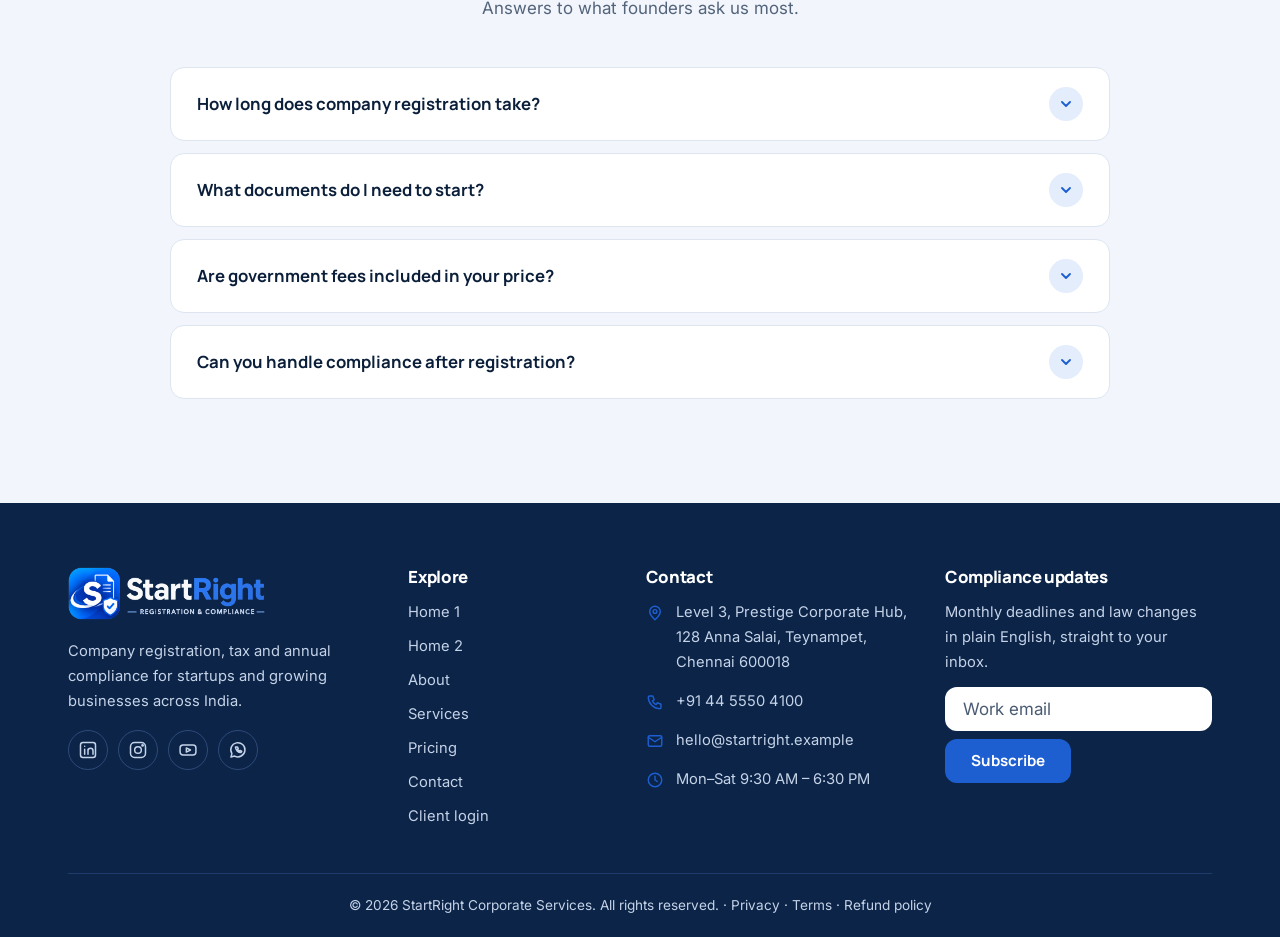
<file: contact.html>
<!DOCTYPE html>
<html lang="en" dir="ltr">
<head>
<meta charset="utf-8"><meta name="viewport" content="width=device-width, initial-scale=1">
<title>Contact — StartRight Corporate Services</title>
<meta name="description" content="Contact StartRight and book a free company registration consultation.">
<link rel="icon" type="image/png" href="assets/img/logo-icon.png">
<link rel="preconnect" href="https://fonts.googleapis.com"><link rel="preconnect" href="https://fonts.gstatic.com" crossorigin>
<link href="https://fonts.googleapis.com/css2?family=Manrope:wght@500;600;700;800&family=Inter:wght@400;500;600&display=swap" rel="stylesheet">
<link rel="stylesheet" href="assets/css/style.css">
<script>try{var d=document.documentElement;d.dataset.theme=localStorage.getItem('theme')||'light';d.dir=localStorage.getItem('dir')||'ltr'}catch(e){}</script>
<script defer src="assets/js/main.js"></script>
</head>
<body data-page="contact" data-layout="site">
<div id="site-nav"></div>
<main>
<section class="phero f"><div class="bgslot b3" aria-hidden="true"><img src="assets/images/pexels-photo-7709195.jpeg" alt="" loading="eager" decoding="async"></div><div class="wrap"><div class="hp"><span class="eyebrow">Contact</span><h1>Talk to a compliance expert</h1><p class="sub">Book a free consultation or ask us anything about registration and compliance.</p></div></div></section>
<section class="sec "><div class="wrap"><div class="head"><span class="eyebrow">Contact us</span><br><h2>Get in touch</h2><p>We reply to every enquiry within one working day.</p></div><div class="cc-grid"><div class="cc"><div class="ic"><svg viewBox="0 0 24 24" aria-hidden="true"><path d="M12 21s7-6.2 7-11a7 7 0 1 0-14 0c0 4.8 7 11 7 11z"/><circle cx="12" cy="10" r="2.5"/></svg></div><div><h3>Office</h3><p>Level 3, Prestige Corporate Hub, 128 Anna Salai, Teynampet, Chennai 600018</p></div></div><div class="cc"><div class="ic"><svg viewBox="0 0 24 24" aria-hidden="true"><path d="M5 4h4l2 5-2.5 1.5a11 11 0 0 0 5 5L15 13l5 2v4a2 2 0 0 1-2 2A16 16 0 0 1 3 6a2 2 0 0 1 2-2z"/></svg></div><div><h3>Phone</h3><p><a href="tel:+914455504100">+91 44 5550 4100</a></p></div></div><div class="cc"><div class="ic"><svg viewBox="0 0 24 24" aria-hidden="true"><rect x="3" y="5" width="18" height="14" rx="2"/><path d="M3 7l9 6 9-6"/></svg></div><div><h3>Email</h3><p><a href="mailto:hello@startright.example">hello@startright.example</a></p></div></div><div class="cc"><div class="ic"><svg viewBox="0 0 24 24" aria-hidden="true"><circle cx="12" cy="12" r="9"/><path d="M12 7v5l3 2"/></svg></div><div><h3>Hours</h3><p>Mon–Sat 9:30 AM – 6:30 PM</p></div></div></div></div></section>
<section class="sec alt"><div class="wrap"><div class="head"><span class="eyebrow">Consultation</span><br><h2>Book your free consultation</h2><p>Fields marked * are required.</p></div><div class="two eq"><div><form class="form" id="consult" novalidate><div class="field"><label for="k-name">Full name *</label><input id="k-name" type="text"><span class="err" id="k-name-e"></span></div><div class="field"><label for="k-email">Work email *</label><input id="k-email" type="email"><span class="err" id="k-email-e"></span></div><div class="field"><label for="k-phone">Phone *</label><input id="k-phone" type="tel"><span class="err" id="k-phone-e"></span></div><div class="field"><label for="k-svc">Service needed *</label><select id="k-svc"><option value="">Select a service</option><option>Private Limited registration</option><option>LLP / OPC registration</option><option>GST registration</option><option>Trademark</option><option>Annual compliance</option><option>Accounting and tax</option></select><span class="err" id="k-svc-e"></span></div><div class="field full"><label for="k-time">Preferred call time</label><select id="k-time"><option>Morning (9:30 AM – 12:30 PM)</option><option>Afternoon (12:30 – 4 PM)</option><option>Evening (4 – 6:30 PM)</option></select></div><div class="field full"><label for="k-note">Tell us about your business</label><textarea id="k-note"></textarea></div><div class="field full"><button class="btn btn-p" type="submit">Book free consultation</button></div><div class="msg" id="k-msg" role="status"></div></form></div><aside class="card side"><h3>What to expect</h3><ul class="cl"><li>A 20-minute call with a CA or company secretary</li><li>A recommendation on the best structure</li><li>A clear fixed-fee quote and timeline</li><li>No obligation to proceed</li></ul><h3 style="margin-top:14px">Prefer WhatsApp?</h3><p>Message +91 44 5550 4100 during office hours and we will respond quickly.</p><img class="ph side-img" src="assets/images/pexels-photo-7580835.jpeg" alt="Consultant on a phone call with a client" loading="lazy" decoding="async"><a class="btn wa" href="https://wa.me/914455504100" target="_blank" rel="noopener">Chat on WhatsApp</a></aside></div></div></section>
<section class="sec "><div class="wrap"><div class="head"><span class="eyebrow">Location</span><br><h2>Visit our office</h2><p>Five minutes from Teynampet metro, with parking available.</p></div><div class="mapbox"><div class="card mapcard"><h3>StartRight Corporate Services</h3><div class="ci"><svg viewBox="0 0 24 24" aria-hidden="true"><path d="M12 21s7-6.2 7-11a7 7 0 1 0-14 0c0 4.8 7 11 7 11z"/><circle cx="12" cy="10" r="2.5"/></svg><span>Level 3, Prestige Corporate Hub, 128 Anna Salai, Teynampet, Chennai 600018</span></div><div class="ci"><svg viewBox="0 0 24 24" aria-hidden="true"><circle cx="12" cy="12" r="9"/><path d="M12 7v5l3 2"/></svg><span>Mon–Sat 9:30 AM – 6:30 PM</span></div><div class="ci"><svg viewBox="0 0 24 24" aria-hidden="true"><path d="M5 4h4l2 5-2.5 1.5a11 11 0 0 0 5 5L15 13l5 2v4a2 2 0 0 1-2 2A16 16 0 0 1 3 6a2 2 0 0 1 2-2z"/></svg><span>+91 44 5550 4100</span></div><a class="btn btn-p" href="https://www.google.com/maps/search/?api=1&amp;query=Anna+Salai+Teynampet+Chennai" target="_blank" rel="noopener">Get directions</a></div><iframe title="Office location map" loading="lazy" src="https://www.google.com/maps?q=Anna+Salai+Teynampet+Chennai&amp;output=embed"></iframe></div></div></section>
<section class="sec alt"><div class="wrap"><div class="head"><span class="eyebrow">FAQ</span><br><h2>Frequently asked questions</h2><p>Answers to what founders ask us most.</p></div><div class="faqw"><details><summary>How long does company registration take?</summary><p>A Private Limited company is typically incorporated in 7 working days once documents are verified. LLPs take about 6 days.</p></details><details><summary>What documents do I need to start?</summary><p>PAN and Aadhaar of all directors, passport photographs, address proof, a registered office proof with owner NOC and a recent utility bill.</p></details><details><summary>Are government fees included in your price?</summary><p>Our fixed fee covers professional work. Government fees and stamp duty are shown clearly up front and passed on at actuals, with no hidden charges.</p></details><details><summary>Can you handle compliance after registration?</summary><p>Yes. Our monthly plans cover GST, TDS, ROC filings, income tax and bookkeeping, tracked on your client dashboard.</p></details></div></div></section>
</main>
<div id="site-footer"></div>
</body></html>
</file>
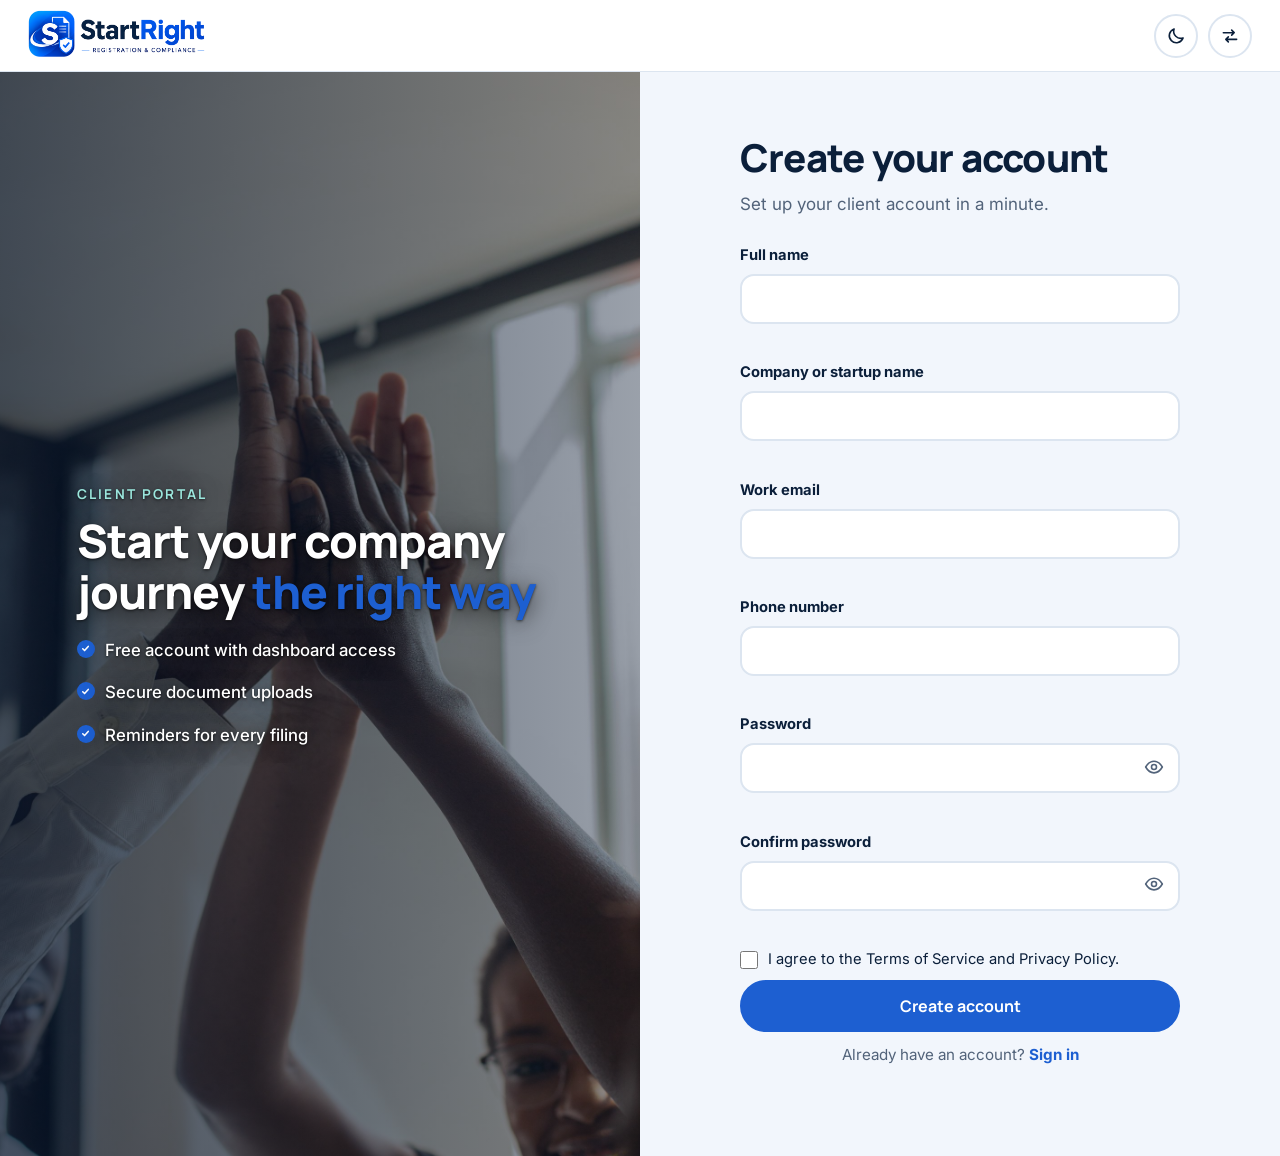
<file: create-account.html>
<!DOCTYPE html>
<html lang="en" dir="ltr">
<head>
<meta charset="utf-8"><meta name="viewport" content="width=device-width, initial-scale=1">
<title>Create Account — StartRight Corporate Services</title>
<meta name="description" content="Create your StartRight client account.">
<link rel="icon" type="image/png" href="assets/img/logo-icon.png">
<link rel="preconnect" href="https://fonts.googleapis.com"><link rel="preconnect" href="https://fonts.gstatic.com" crossorigin>
<link href="https://fonts.googleapis.com/css2?family=Manrope:wght@500;600;700;800&family=Inter:wght@400;500;600&display=swap" rel="stylesheet">
<link rel="stylesheet" href="assets/css/style.css">
<script>try{var d=document.documentElement;d.dataset.theme=localStorage.getItem('theme')||'light';d.dir=localStorage.getItem('dir')||'ltr'}catch(e){}</script>
<script defer src="assets/js/main.js"></script>
<script defer src="assets/js/auth.js"></script>
</head>
<body data-page="register" data-layout="auth">
<div id="auth-nav"></div>
<main class="auth"><section class="auth-img"><div class="bgslot b2" aria-hidden="true"><img src="assets/images/pexels-photo-9480122.jpeg" alt="" loading="eager" decoding="async"></div><div><span class="eyebrow">Client portal</span><h2>Start your company journey <em>the right way</em></h2><ul class="cl"><li>Free account with dashboard access</li><li>Secure document uploads</li><li>Reminders for every filing</li></ul></div></section><section class="auth-form"><div class="auth-box"><h1>Create your account</h1><p>Set up your client account in a minute.</p><form id="authform" novalidate><div class="field"><label for="name">Full name</label><input id="name" type="text" autocomplete="name"><span class="err" id="name-e"></span></div><div class="field"><label for="company">Company or startup name</label><input id="company" type="text" autocomplete="organization"><span class="err" id="company-e"></span></div><div class="field"><label for="email">Work email</label><input id="email" type="email" autocomplete="email"><span class="err" id="email-e"></span></div><div class="field"><label for="phone">Phone number</label><input id="phone" type="tel" autocomplete="tel"><span class="err" id="phone-e"></span></div><div class="field"><label for="password">Password</label><div class="pw"><input id="password" type="password" autocomplete="new-password"><button type="button" aria-label="Show password"></button></div><span class="err" id="password-e"></span></div><div class="field"><label for="confirm">Confirm password</label><div class="pw"><input id="confirm" type="password" autocomplete="new-password"><button type="button" aria-label="Show password"></button></div><span class="err" id="confirm-e"></span></div><label class="agree"><input type="checkbox" id="terms"><span>I agree to the Terms of Service and Privacy Policy.</span></label><span class="err" id="terms-e" style="display:block;margin:-10px 0 12px;color:#B3261E;font-size:.82rem"></span><button class="btn btn-p" type="submit">Create account</button><div class="msg" id="a-msg" role="status" style="margin-top:16px"></div></form><p class="auth-alt">Already have an account? <a href="login.html">Sign in</a></p></div></section></main>
</body></html>
</file>
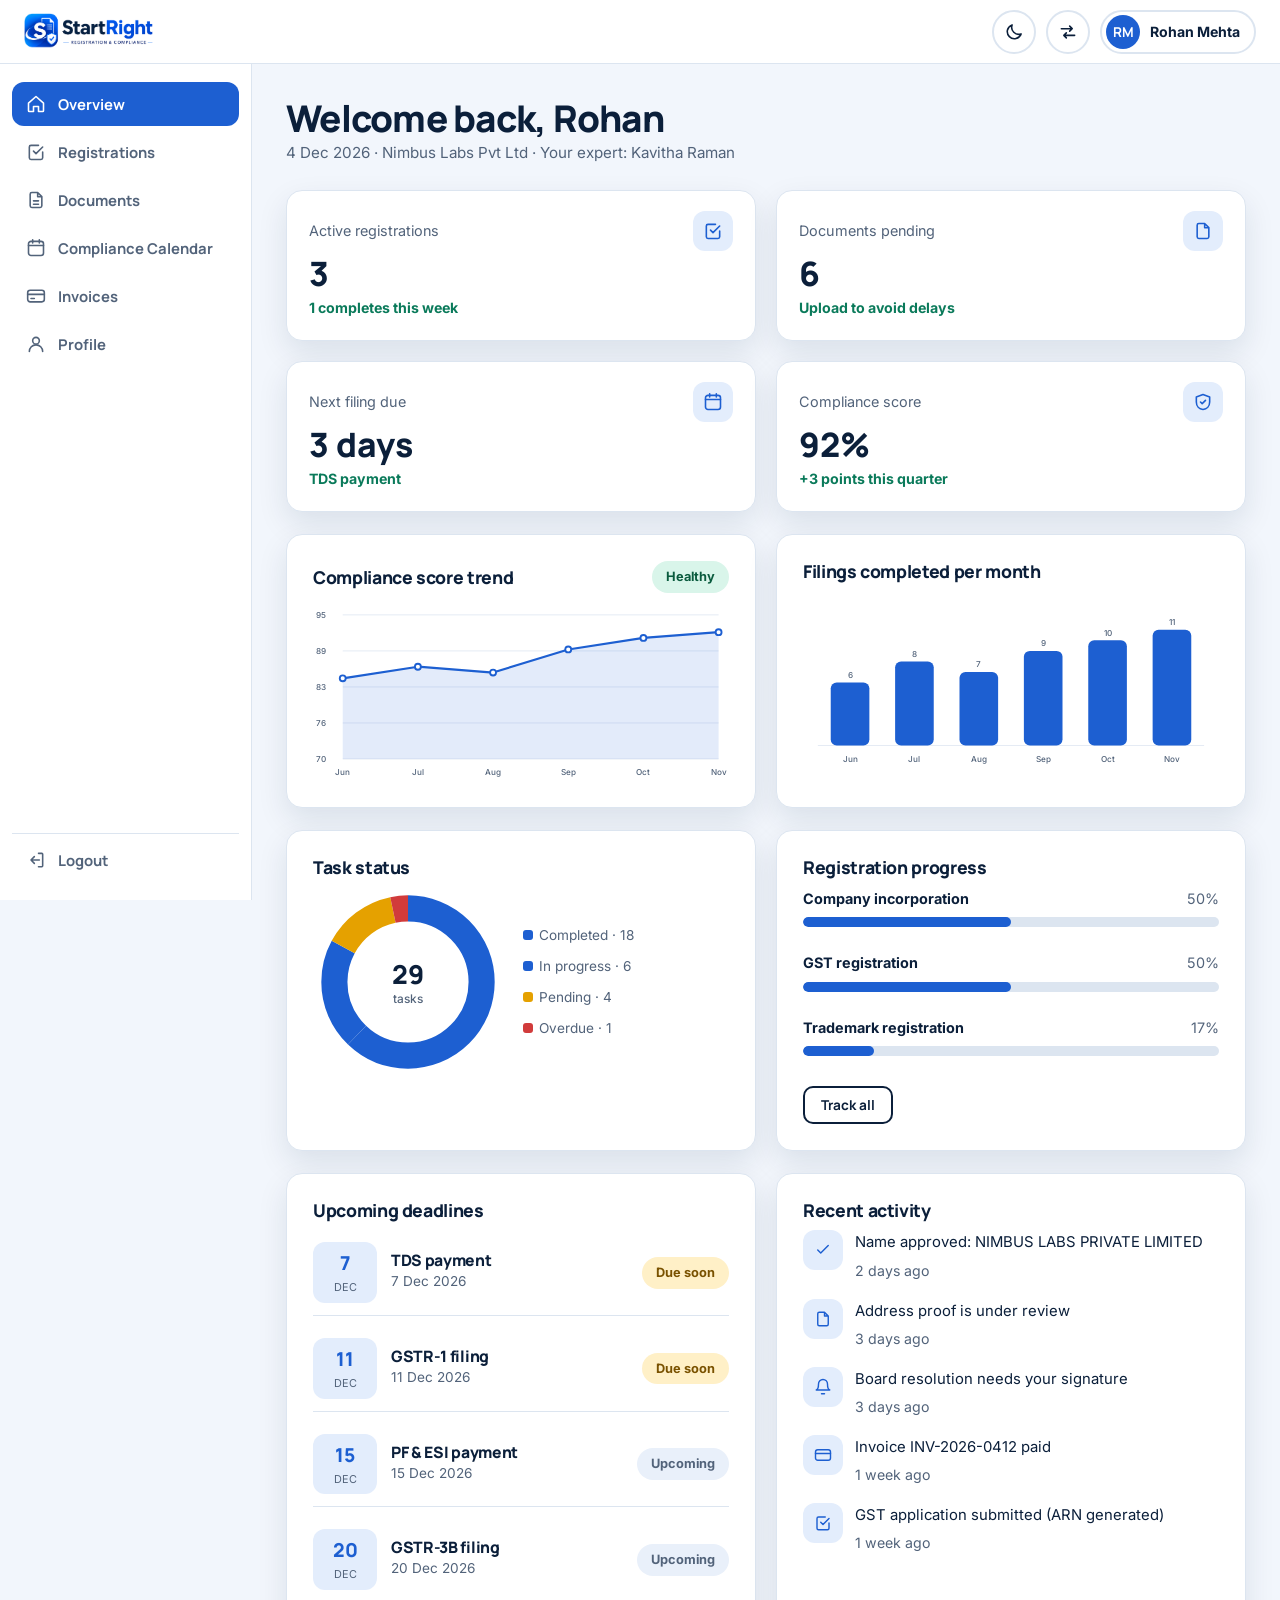
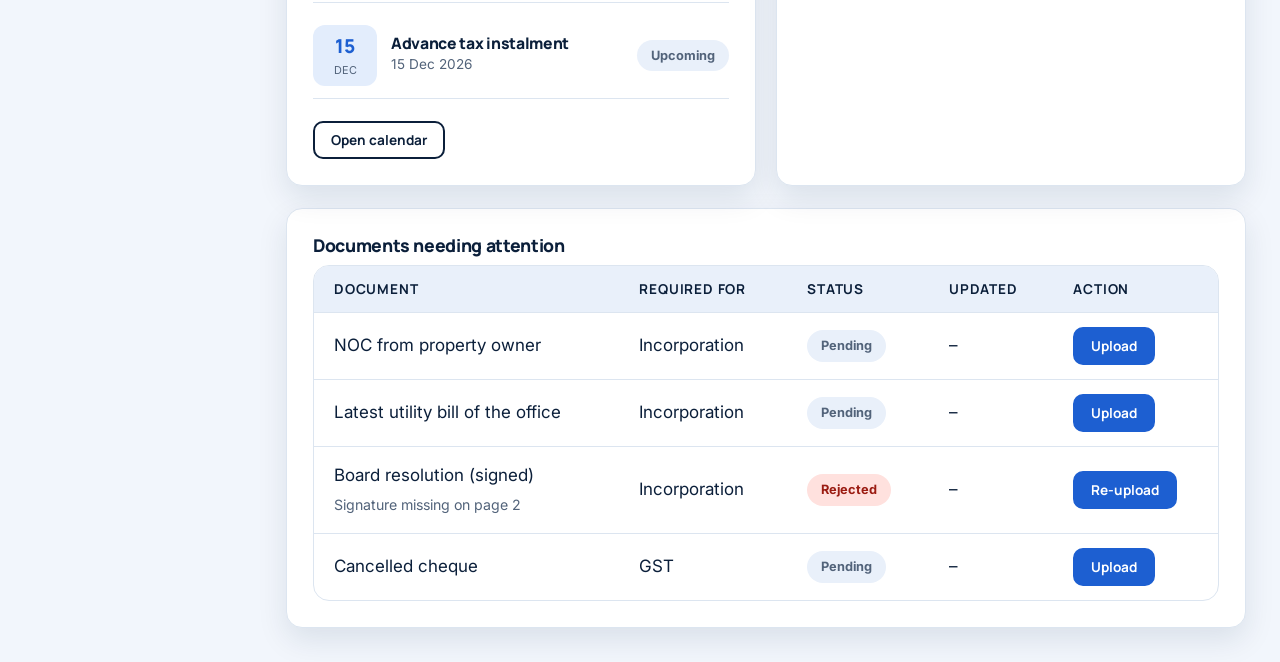
<file: dashboard.html>
<!DOCTYPE html>
<html lang="en" dir="ltr">
<head>
<meta charset="utf-8"><meta name="viewport" content="width=device-width, initial-scale=1">
<title>Client Dashboard — StartRight Corporate Services</title>
<meta name="description" content="Client dashboard: submit documents, track registrations and view your compliance calendar.">
<link rel="icon" type="image/png" href="assets/img/logo-icon.png">
<link rel="preconnect" href="https://fonts.googleapis.com"><link rel="preconnect" href="https://fonts.gstatic.com" crossorigin>
<link href="https://fonts.googleapis.com/css2?family=Manrope:wght@500;600;700;800&family=Inter:wght@400;500;600&display=swap" rel="stylesheet">
<link rel="stylesheet" href="assets/css/style.css">
<script>try{var d=document.documentElement;d.dataset.theme=localStorage.getItem('theme')||'light';d.dir=localStorage.getItem('dir')||'ltr'}catch(e){}</script>
<script defer src="assets/js/main.js"></script>
<script defer src="assets/js/dashboard.js"></script>
</head>
<body data-page="dashboard" data-layout="dash">
<noscript><p style="padding:24px">JavaScript is required for the client dashboard.</p></noscript>
</body></html>
</file>
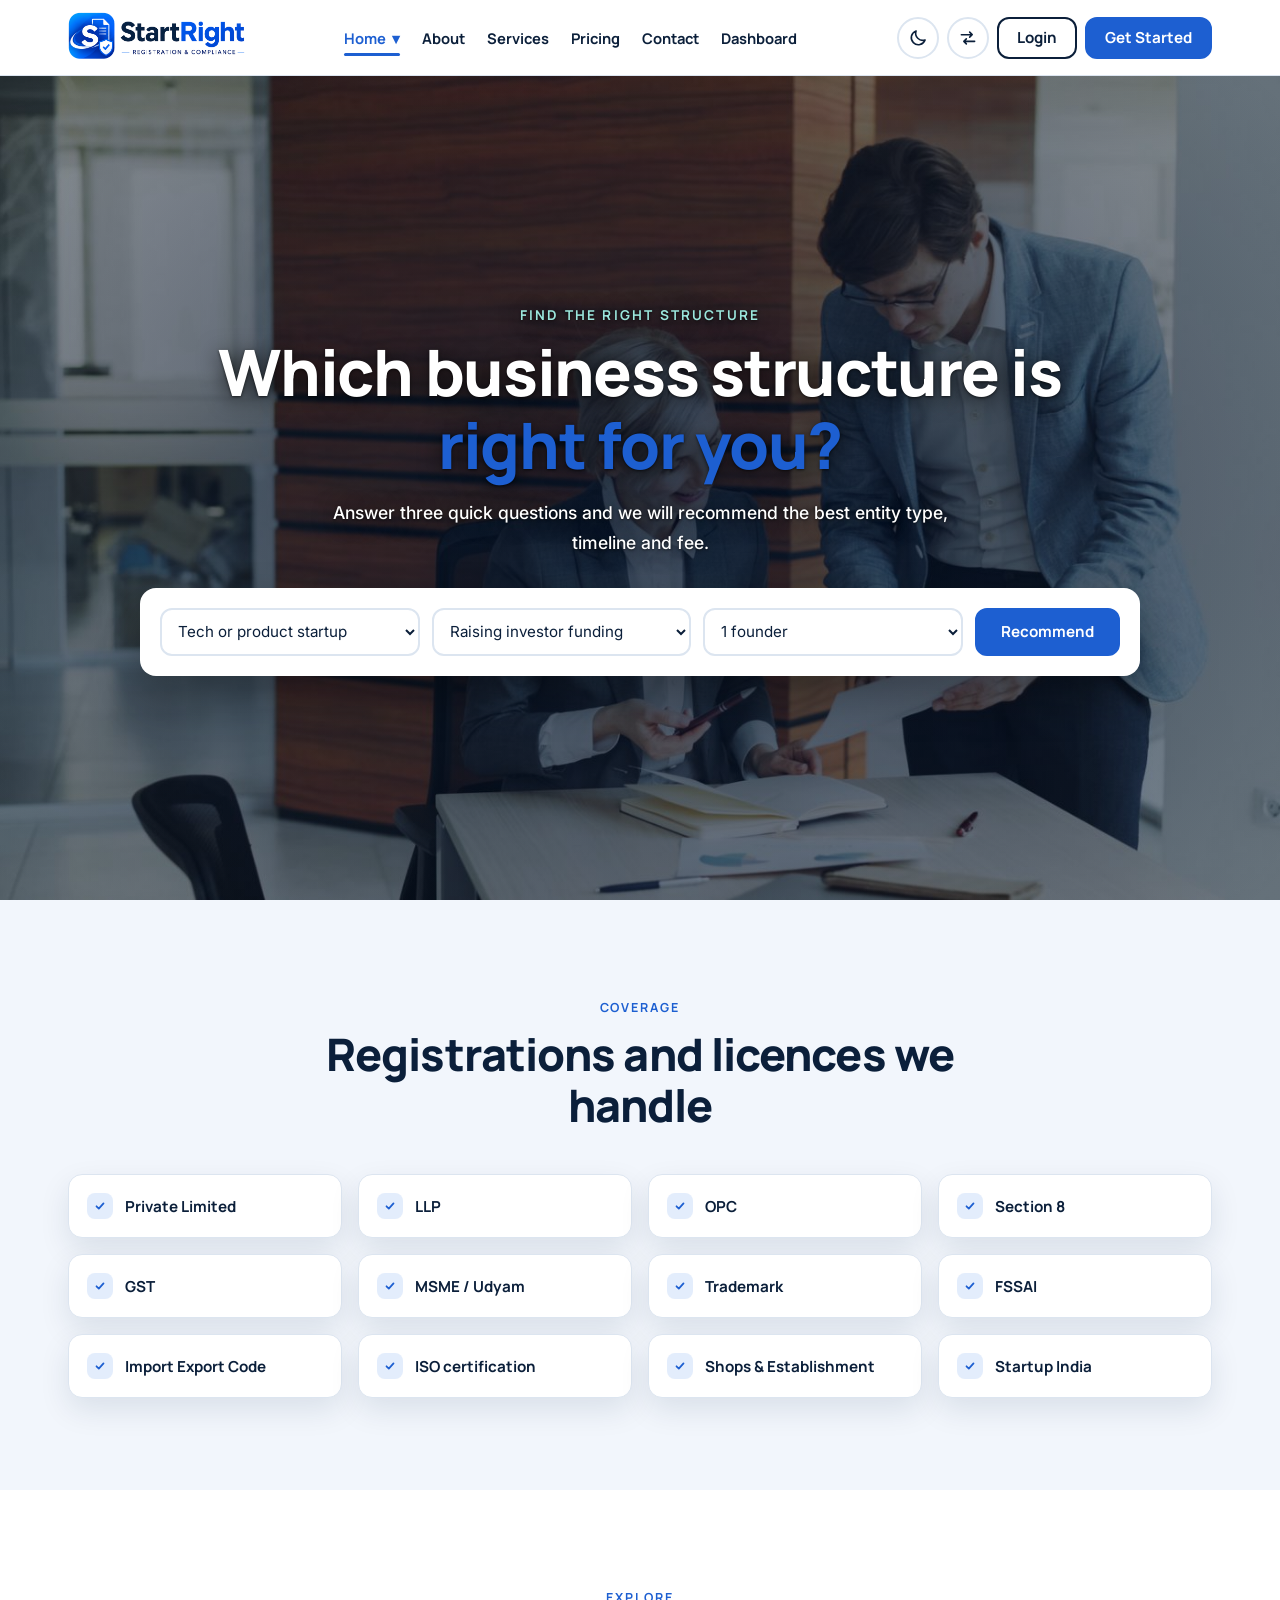
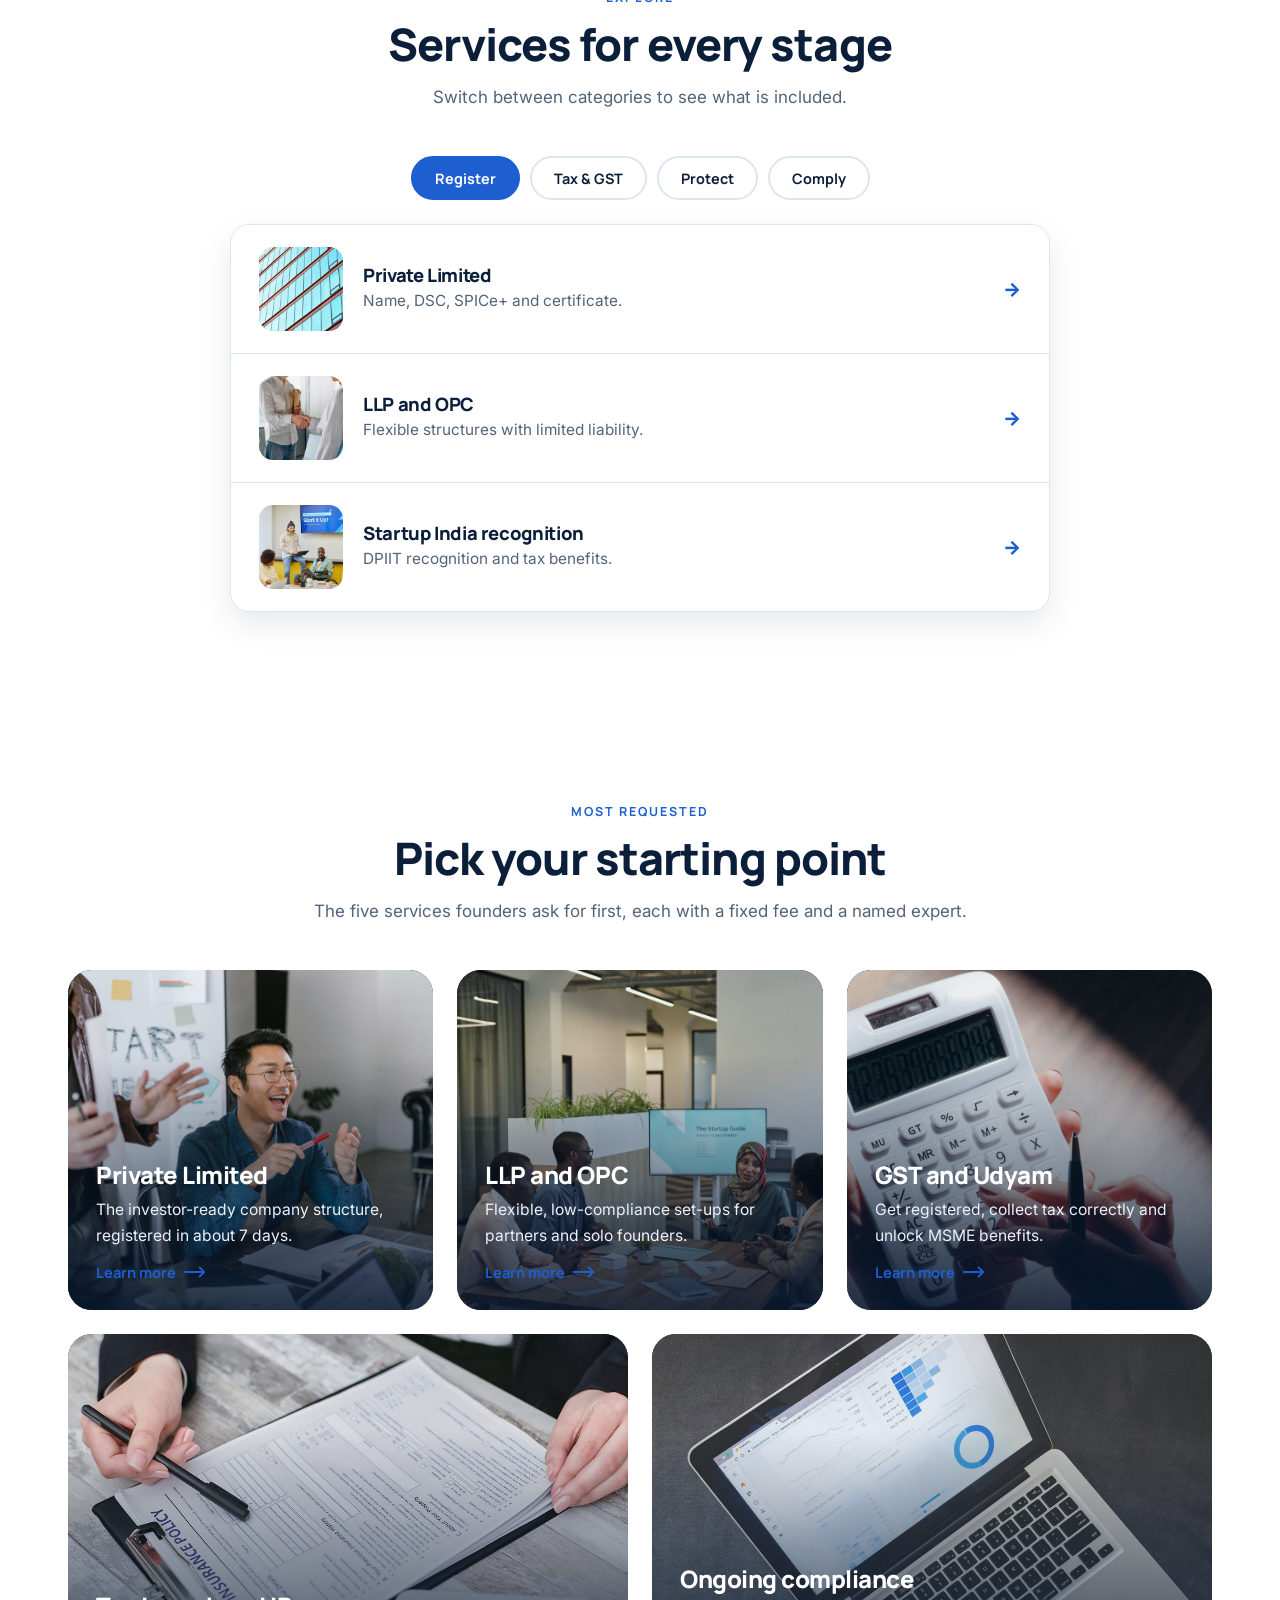
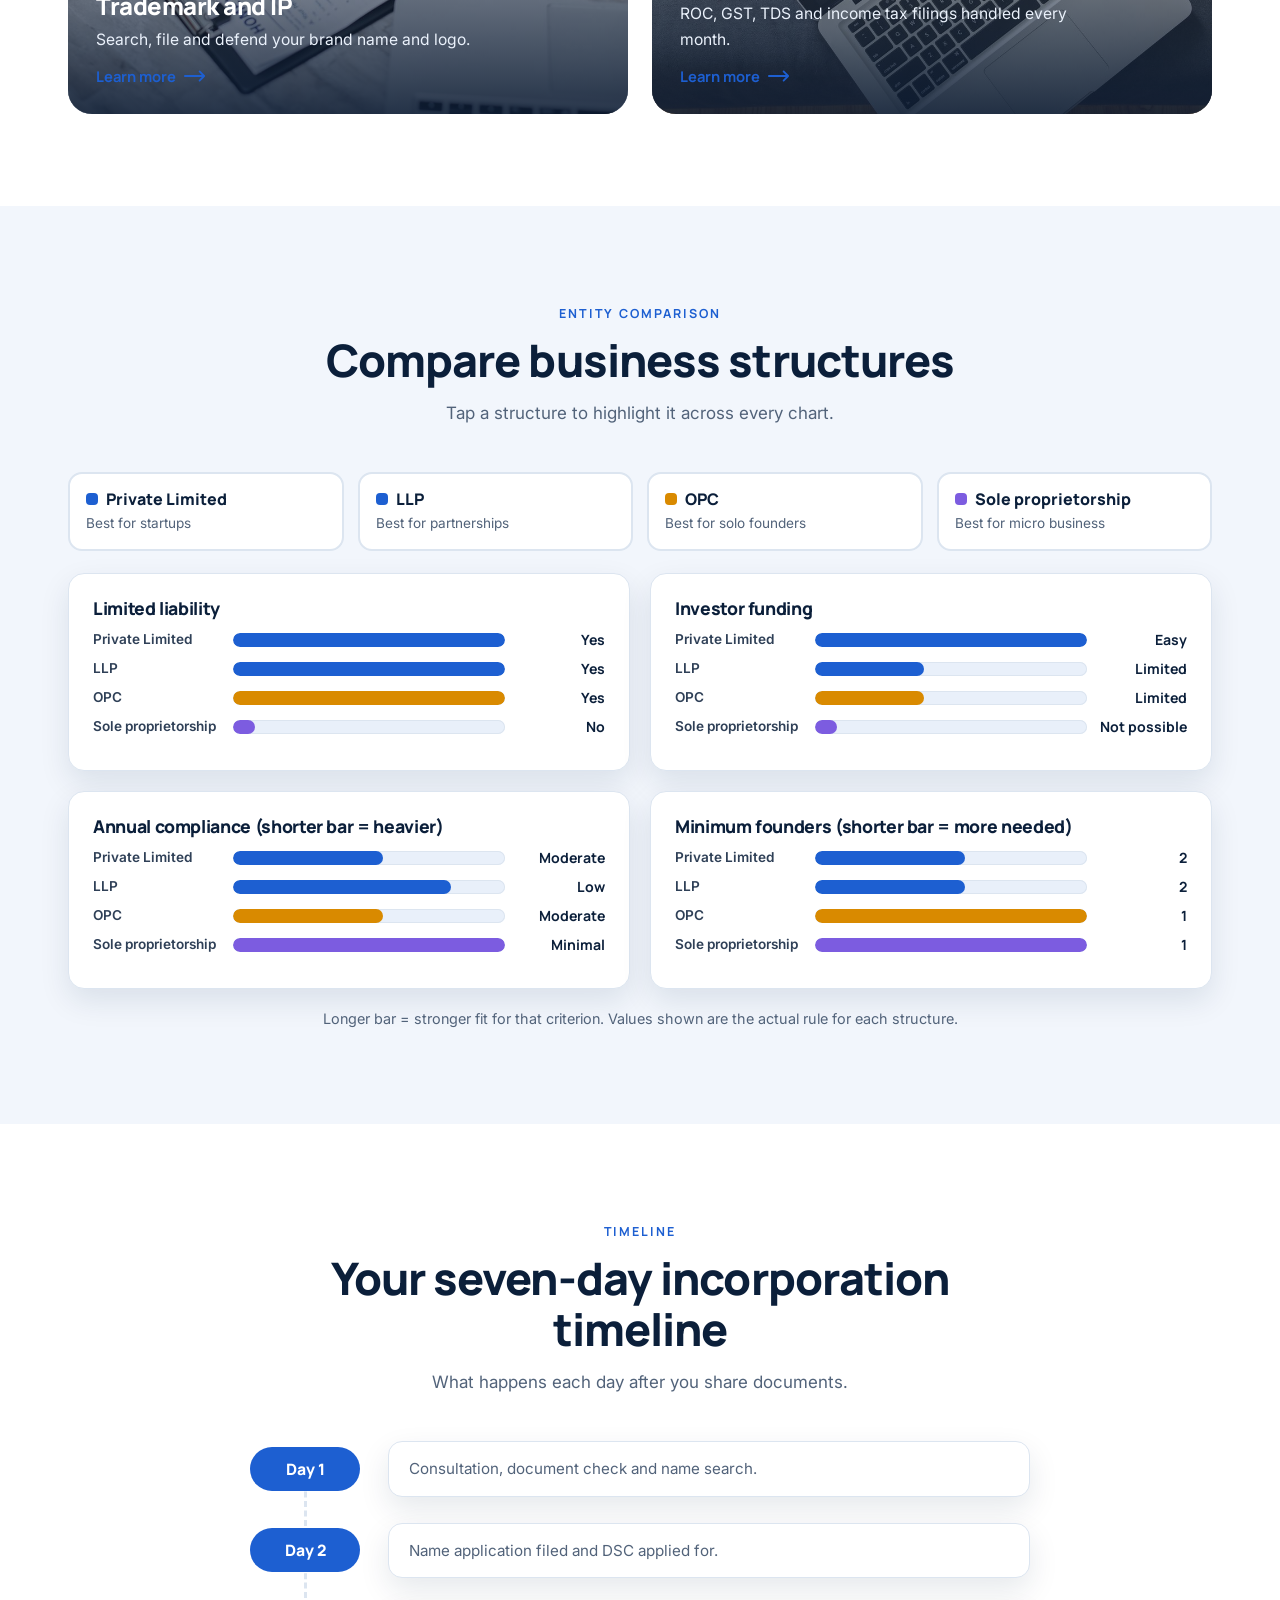
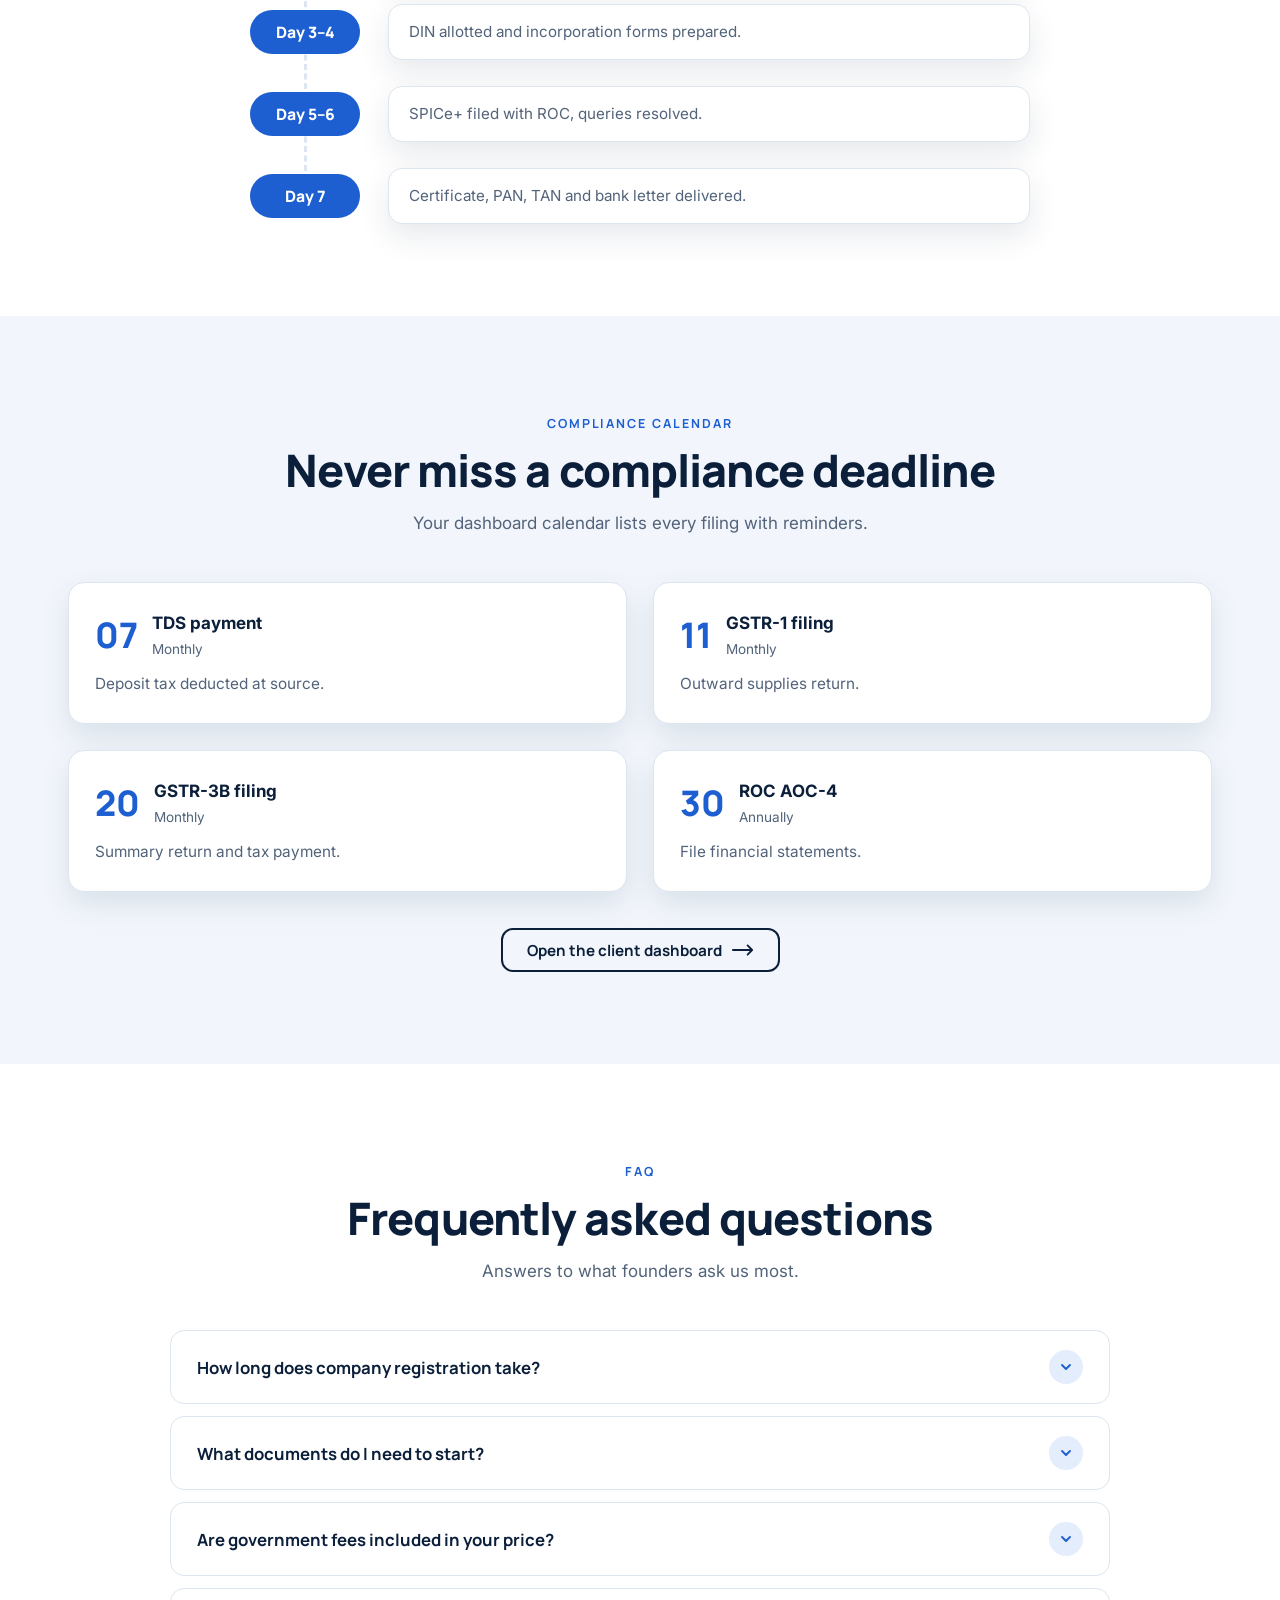
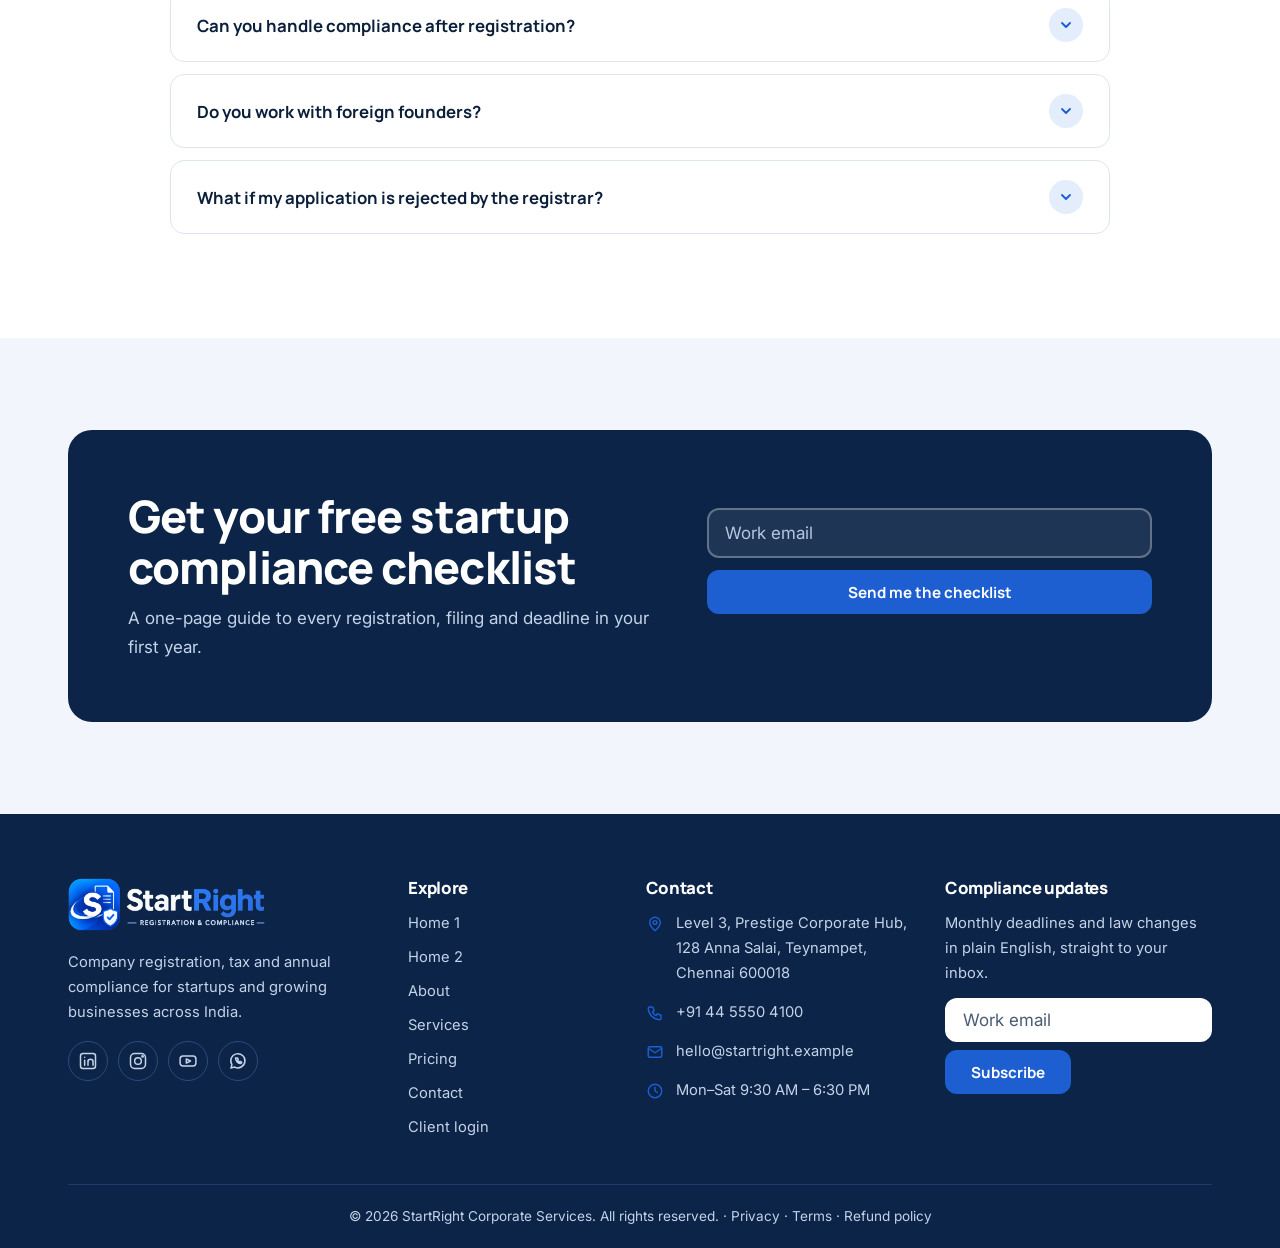
<file: home-2.html>
<!DOCTYPE html>
<html lang="en" dir="ltr">
<head>
<meta charset="utf-8"><meta name="viewport" content="width=device-width, initial-scale=1">
<title>Business Type Finder — StartRight Corporate Services</title>
<meta name="description" content="Find the right business structure and see timelines, fees and compliance for startups in India.">
<link rel="icon" type="image/png" href="assets/img/logo-icon.png">
<link rel="preconnect" href="https://fonts.googleapis.com"><link rel="preconnect" href="https://fonts.gstatic.com" crossorigin>
<link href="https://fonts.googleapis.com/css2?family=Manrope:wght@500;600;700;800&family=Inter:wght@400;500;600&display=swap" rel="stylesheet">
<link rel="stylesheet" href="assets/css/style.css">
<script>try{var d=document.documentElement;d.dataset.theme=localStorage.getItem('theme')||'light';d.dir=localStorage.getItem('dir')||'ltr'}catch(e){}</script>
<script defer src="assets/js/main.js"></script>
</head>
<body data-page="home2" data-layout="site">
<div id="site-nav"></div>
<main>
<section class="hero2"><div class="bgslot b2" aria-hidden="true"><img src="assets/images/pexels-photo-36733320.jpeg" alt="" loading="eager" decoding="async"></div><div class="wrap"><span class="eyebrow">Find the right structure</span><h1>Which business structure is <em>right for you?</em></h1><p class="lead">Answer three quick questions and we will recommend the best entity type, timeline and fee.</p><form class="mat" id="matcher"><select id="m-type" aria-label="Business type"><option value="tech">Tech or product startup</option><option value="small">Small business or retail</option><option value="service">Consulting or freelance</option><option value="ngo">Non-profit or social enterprise</option></select><select id="m-fund" aria-label="Raising investment"><option value="yes">Raising investor funding</option><option value="no">Self-funded</option></select><select id="m-team" aria-label="Founders"><option value="1">1 founder</option><option value="2">2–5 founders</option><option value="6">6 or more</option></select><button class="btn btn-p" type="submit">Recommend</button><output id="m-out" role="status"></output></form></div></section>
<section class="sec alt"><div class="wrap"><div class="head"><span class="eyebrow">Coverage</span><br><h2>Registrations and licences we handle</h2></div><div class="cover"><span class="cv">Private Limited</span><span class="cv">LLP</span><span class="cv">OPC</span><span class="cv">Section 8</span><span class="cv">GST</span><span class="cv">MSME / Udyam</span><span class="cv">Trademark</span><span class="cv">FSSAI</span><span class="cv">Import Export Code</span><span class="cv">ISO certification</span><span class="cv">Shops & Establishment</span><span class="cv">Startup India</span></div></div></section>
<section class="sec "><div class="wrap"><div class="head"><span class="eyebrow">Explore</span><br><h2>Services for every stage</h2><p>Switch between categories to see what is included.</p></div><div class="tabs c"><button class="on" data-t="t1">Register</button><button data-t="t2">Tax & GST</button><button data-t="t3">Protect</button><button data-t="t4">Comply</button></div><div class="tp on" id="t1"><div class="grid lst"><a class="card" href="services.html#pvt"><div class="thumb"><img src="assets/images/pexels-photo-33566793.jpeg" alt="Glass office building" loading="lazy" decoding="async"></div><h3>Private Limited</h3><p>Name, DSC, SPICe+ and certificate.</p></a><a class="card" href="services.html#llp"><div class="thumb"><img src="assets/images/pexels-photo-8297620.jpeg" alt="Business people shaking hands" loading="lazy" decoding="async"></div><h3>LLP and OPC</h3><p>Flexible structures with limited liability.</p></a><a class="card" href="services.html"><div class="thumb"><img src="assets/images/pexels-photo-7495609.jpeg" alt="Founder presenting a startup plan to the team" loading="lazy" decoding="async"></div><h3>Startup India recognition</h3><p>DPIIT recognition and tax benefits.</p></a></div></div><div class="tp" id="t2"><div class="grid lst"><a class="card" href="services.html#gst"><div class="thumb"><img src="assets/images/pexels-photo-14647295.jpeg" alt="Close-up of a receipt" loading="lazy" decoding="async"></div><h3>GST registration</h3><p>Application, ARN and GSTIN activation.</p></a><a class="card" href="services.html"><div class="thumb"><img src="assets/images/pexels-photo-15116664.jpeg" alt="Tax return documentation" loading="lazy" decoding="async"></div><h3>Income tax filing</h3><p>ITR for companies, LLPs and directors.</p></a><a class="card" href="services.html"><div class="thumb"><img src="assets/images/pexels-photo-6863190.jpeg" alt="Tax documents on a table" loading="lazy" decoding="async"></div><h3>TDS and payroll</h3><p>Monthly TDS, PF and ESI compliance.</p></a></div></div><div class="tp" id="t3"><div class="grid lst"><a class="card" href="services.html#tm"><div class="thumb"><img src="assets/images/pexels-photo-9858904.jpeg" alt="Legal document with a wooden stamp" loading="lazy" decoding="async"></div><h3>Trademark</h3><p>Search, filing and objection replies.</p></a><a class="card" href="services.html#tm"><div class="thumb"><img src="assets/images/pexels-photo-6615229.jpeg" alt="Design sketches on a sketchpad" loading="lazy" decoding="async"></div><h3>Copyright and design</h3><p>Protect creative and product assets.</p></a><a class="card" href="services.html"><div class="thumb"><img src="assets/images/pexels-photo-12324202.jpeg" alt="ISO certification stickers" loading="lazy" decoding="async"></div><h3>ISO and quality</h3><p>Certification support for growth.</p></a></div></div><div class="tp" id="t4"><div class="grid lst"><a class="card" href="services.html"><div class="thumb"><img src="assets/images/pexels-photo-17846111.jpeg" alt="Pile of paper files" loading="lazy" decoding="async"></div><h3>ROC annual filing</h3><p>AOC-4, MGT-7 and director KYC.</p></a><a class="card" href="services.html"><div class="thumb"><img src="assets/images/pexels-photo-164686.jpeg" alt="Accounting ledger" loading="lazy" decoding="async"></div><h3>Bookkeeping</h3><p>Monthly accounts and MIS reports.</p></a><a class="card" href="contact.html"><div class="thumb"><img src="assets/images/pexels-photo-7681285.jpeg" alt="Support agent on a headset" loading="lazy" decoding="async"></div><h3>Compliance helpline</h3><p>Direct access to your expert.</p></a></div></div></div></section>
<section class="sec"><div class="wrap"><div class="head"><span class="eyebrow">Most requested</span><br><h2>Pick your starting point</h2><p>The five services founders ask for first, each with a fixed fee and a named expert.</p></div><div class="pgrid"><a class="pc" href="services.html#pvt"><img src="assets/images/pexels-photo-7414283.jpeg" alt="Startup team collaborating in an office" loading="lazy" decoding="async"><div class="pc-b"><h3>Private Limited</h3><p>The investor-ready company structure, registered in about 7 days.</p><span class="more">Learn more <svg class="arr" viewBox="0 0 24 12" aria-hidden="true"><path d="M1 6h21M17 1l5 5-5 5"/></svg></span></div></a><a class="pc" href="services.html#llp"><img src="assets/images/pexels-photo-8555602.jpeg" alt="Business people in a planning meeting" loading="lazy" decoding="async"><div class="pc-b"><h3>LLP and OPC</h3><p>Flexible, low-compliance set-ups for partners and solo founders.</p><span class="more">Learn more <svg class="arr" viewBox="0 0 24 12" aria-hidden="true"><path d="M1 6h21M17 1l5 5-5 5"/></svg></span></div></a><a class="pc" href="services.html#gst"><img src="assets/images/pexels-photo-7054421.jpeg" alt="Person using a calculator for GST accounts" loading="lazy" decoding="async"><div class="pc-b"><h3>GST and Udyam</h3><p>Get registered, collect tax correctly and unlock MSME benefits.</p><span class="more">Learn more <svg class="arr" viewBox="0 0 24 12" aria-hidden="true"><path d="M1 6h21M17 1l5 5-5 5"/></svg></span></div></a><a class="pc" href="services.html#tm"><img src="assets/images/pexels-photo-7734569.jpeg" alt="Person signing a trademark document with a pen" loading="lazy" decoding="async"><div class="pc-b"><h3>Trademark and IP</h3><p>Search, file and defend your brand name and logo.</p><span class="more">Learn more <svg class="arr" viewBox="0 0 24 12" aria-hidden="true"><path d="M1 6h21M17 1l5 5-5 5"/></svg></span></div></a><a class="pc" href="services.html"><img src="assets/images/pexels-photo-577195.jpeg" alt="Laptop on a desk for compliance filing" loading="lazy" decoding="async"><div class="pc-b"><h3>Ongoing compliance</h3><p>ROC, GST, TDS and income tax filings handled every month.</p><span class="more">Learn more <svg class="arr" viewBox="0 0 24 12" aria-hidden="true"><path d="M1 6h21M17 1l5 5-5 5"/></svg></span></div></a></div></div></section>
<section class="sec alt"><div class="wrap"><div class="head"><span class="eyebrow">Entity comparison</span><br><h2>Compare business structures</h2><p>Tap a structure to highlight it across every chart.</p></div><div class="cmp" id="cmp"><div class="cmp-leg" role="group" aria-label="Highlight a business structure"><button type="button" data-e="0" aria-pressed="false" style="--c:#1D5FD1"><b><i></i>Private Limited</b><small>Best for startups</small></button><button type="button" data-e="1" aria-pressed="false" style="--c:var(--blueT)"><b><i></i>LLP</b><small>Best for partnerships</small></button><button type="button" data-e="2" aria-pressed="false" style="--c:#D98A00"><b><i></i>OPC</b><small>Best for solo founders</small></button><button type="button" data-e="3" aria-pressed="false" style="--c:#7C5CE0"><b><i></i>Sole proprietorship</b><small>Best for micro business</small></button></div><div class="cmp-grid"><div class="cmp-card" role="img" aria-label="Limited liability: Private Limited Yes; LLP Yes; OPC Yes; Sole proprietorship No"><h3>Limited liability</h3><div class="b" data-e="0" style="--c:#1D5FD1;--v:100%"><span class="n">Private Limited</span><span class="t"><i></i></span><b>Yes</b></div><div class="b" data-e="1" style="--c:var(--blueT);--v:100%"><span class="n">LLP</span><span class="t"><i></i></span><b>Yes</b></div><div class="b" data-e="2" style="--c:#D98A00;--v:100%"><span class="n">OPC</span><span class="t"><i></i></span><b>Yes</b></div><div class="b" data-e="3" style="--c:#7C5CE0;--v:8%"><span class="n">Sole proprietorship</span><span class="t"><i></i></span><b>No</b></div></div><div class="cmp-card" role="img" aria-label="Investor funding: Private Limited Easy; LLP Limited; OPC Limited; Sole proprietorship Not possible"><h3>Investor funding</h3><div class="b" data-e="0" style="--c:#1D5FD1;--v:100%"><span class="n">Private Limited</span><span class="t"><i></i></span><b>Easy</b></div><div class="b" data-e="1" style="--c:var(--blueT);--v:40%"><span class="n">LLP</span><span class="t"><i></i></span><b>Limited</b></div><div class="b" data-e="2" style="--c:#D98A00;--v:40%"><span class="n">OPC</span><span class="t"><i></i></span><b>Limited</b></div><div class="b" data-e="3" style="--c:#7C5CE0;--v:8%"><span class="n">Sole proprietorship</span><span class="t"><i></i></span><b>Not possible</b></div></div><div class="cmp-card" role="img" aria-label="Annual compliance (shorter bar = heavier): Private Limited Moderate; LLP Low; OPC Moderate; Sole proprietorship Minimal"><h3>Annual compliance (shorter bar = heavier)</h3><div class="b" data-e="0" style="--c:#1D5FD1;--v:55%"><span class="n">Private Limited</span><span class="t"><i></i></span><b>Moderate</b></div><div class="b" data-e="1" style="--c:var(--blueT);--v:80%"><span class="n">LLP</span><span class="t"><i></i></span><b>Low</b></div><div class="b" data-e="2" style="--c:#D98A00;--v:55%"><span class="n">OPC</span><span class="t"><i></i></span><b>Moderate</b></div><div class="b" data-e="3" style="--c:#7C5CE0;--v:100%"><span class="n">Sole proprietorship</span><span class="t"><i></i></span><b>Minimal</b></div></div><div class="cmp-card" role="img" aria-label="Minimum founders (shorter bar = more needed): Private Limited 2; LLP 2; OPC 1; Sole proprietorship 1"><h3>Minimum founders (shorter bar = more needed)</h3><div class="b" data-e="0" style="--c:#1D5FD1;--v:55%"><span class="n">Private Limited</span><span class="t"><i></i></span><b>2</b></div><div class="b" data-e="1" style="--c:var(--blueT);--v:55%"><span class="n">LLP</span><span class="t"><i></i></span><b>2</b></div><div class="b" data-e="2" style="--c:#D98A00;--v:100%"><span class="n">OPC</span><span class="t"><i></i></span><b>1</b></div><div class="b" data-e="3" style="--c:#7C5CE0;--v:100%"><span class="n">Sole proprietorship</span><span class="t"><i></i></span><b>1</b></div></div></div><p class="cmp-note">Longer bar = stronger fit for that criterion. Values shown are the actual rule for each structure.</p></div></div></section>
<section class="sec "><div class="wrap"><div class="head"><span class="eyebrow">Timeline</span><br><h2>Your seven-day incorporation timeline</h2><p>What happens each day after you share documents.</p></div><div class="days"><div class="d"><b>Day 1</b><p>Consultation, document check and name search.</p></div><div class="d"><b>Day 2</b><p>Name application filed and DSC applied for.</p></div><div class="d"><b>Day 3–4</b><p>DIN allotted and incorporation forms prepared.</p></div><div class="d"><b>Day 5–6</b><p>SPICe+ filed with ROC, queries resolved.</p></div><div class="d"><b>Day 7</b><p>Certificate, PAN, TAN and bank letter delivered.</p></div></div></div></section>
<section class="sec alt"><div class="wrap"><div class="head"><span class="eyebrow">Compliance calendar</span><br><h2>Never miss a compliance deadline</h2><p>Your dashboard calendar lists every filing with reminders.</p></div><div class="grid g4"><div class="card"><div style="display:flex;gap:14px;align-items:center"><div class="yr" style="font-size:2.2rem">07</div><div><b>TDS payment</b><div style="color:var(--muted);font-size:.85rem">Monthly</div></div></div><p>Deposit tax deducted at source.</p></div><div class="card"><div style="display:flex;gap:14px;align-items:center"><div class="yr" style="font-size:2.2rem">11</div><div><b>GSTR-1 filing</b><div style="color:var(--muted);font-size:.85rem">Monthly</div></div></div><p>Outward supplies return.</p></div><div class="card"><div style="display:flex;gap:14px;align-items:center"><div class="yr" style="font-size:2.2rem">20</div><div><b>GSTR-3B filing</b><div style="color:var(--muted);font-size:.85rem">Monthly</div></div></div><p>Summary return and tax payment.</p></div><div class="card"><div style="display:flex;gap:14px;align-items:center"><div class="yr" style="font-size:2.2rem">30</div><div><b>ROC AOC-4</b><div style="color:var(--muted);font-size:.85rem">Annually</div></div></div><p>File financial statements.</p></div></div><div class="btns" style="justify-content:center;margin-top:36px"><a class="btn btn" href="dashboard.html">Open the client dashboard <svg class="arr" viewBox="0 0 24 12" aria-hidden="true"><path d="M1 6h21M17 1l5 5-5 5"/></svg></a></div></div></section>
<section class="sec "><div class="wrap"><div class="head"><span class="eyebrow">FAQ</span><br><h2>Frequently asked questions</h2><p>Answers to what founders ask us most.</p></div><div class="faqw"><details><summary>How long does company registration take?</summary><p>A Private Limited company is typically incorporated in 7 working days once documents are verified. LLPs take about 6 days.</p></details><details><summary>What documents do I need to start?</summary><p>PAN and Aadhaar of all directors, passport photographs, address proof, a registered office proof with owner NOC and a recent utility bill.</p></details><details><summary>Are government fees included in your price?</summary><p>Our fixed fee covers professional work. Government fees and stamp duty are shown clearly up front and passed on at actuals, with no hidden charges.</p></details><details><summary>Can you handle compliance after registration?</summary><p>Yes. Our monthly plans cover GST, TDS, ROC filings, income tax and bookkeeping, tracked on your client dashboard.</p></details><details><summary>Do you work with foreign founders?</summary><p>Yes. We assist foreign directors and NRIs with incorporation, DIN, DSC, FEMA filings and bank account support.</p></details><details><summary>What if my application is rejected by the registrar?</summary><p>We re-file at no extra professional fee and handle every query raised by the ROC or the tax department until approval.</p></details></div></div></section>
<section class="sec alt"><div class="wrap"><div class="ctasplit"><div><h2>Get your free startup compliance checklist</h2><p>A one-page guide to every registration, filing and deadline in your first year.</p></div><form id="lead" novalidate><input id="lead-e" type="email" placeholder="Work email" aria-label="Work email"><button class="btn btn-p" type="submit">Send me the checklist</button><div class="m" id="lead-m" role="status"></div></form></div></div></section>
</main>
<div id="site-footer"></div>
</body></html>
</file>
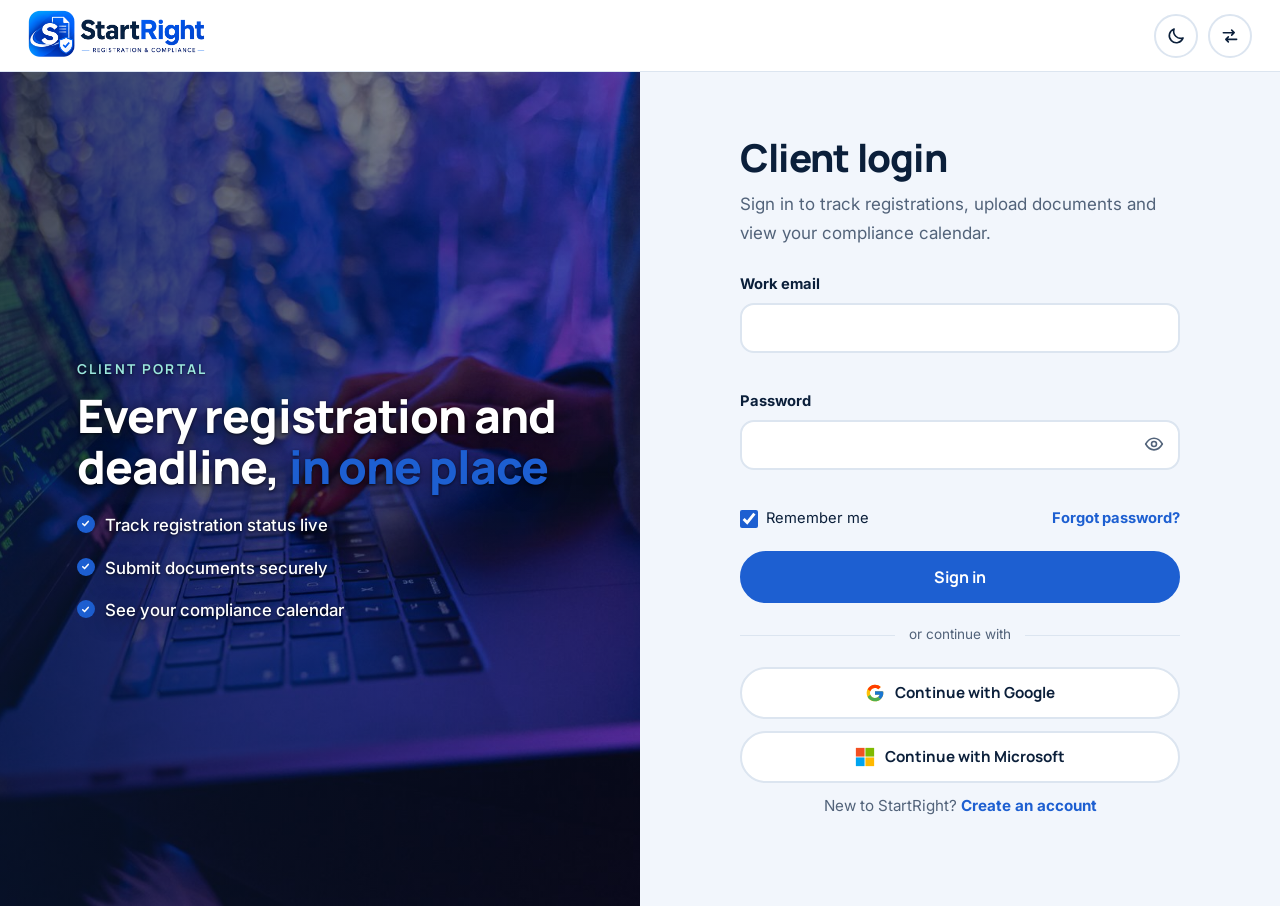
<file: login.html>
<!DOCTYPE html>
<html lang="en" dir="ltr">
<head>
<meta charset="utf-8"><meta name="viewport" content="width=device-width, initial-scale=1">
<title>Client Login — StartRight Corporate Services</title>
<meta name="description" content="Client login for StartRight Corporate Services.">
<link rel="icon" type="image/png" href="assets/img/logo-icon.png">
<link rel="preconnect" href="https://fonts.googleapis.com"><link rel="preconnect" href="https://fonts.gstatic.com" crossorigin>
<link href="https://fonts.googleapis.com/css2?family=Manrope:wght@500;600;700;800&family=Inter:wght@400;500;600&display=swap" rel="stylesheet">
<link rel="stylesheet" href="assets/css/style.css">
<script>try{var d=document.documentElement;d.dataset.theme=localStorage.getItem('theme')||'light';d.dir=localStorage.getItem('dir')||'ltr'}catch(e){}</script>
<script defer src="assets/js/main.js"></script>
<script defer src="assets/js/auth.js"></script>
</head>
<body data-page="login" data-layout="auth">
<div id="auth-nav"></div>
<main class="auth"><section class="auth-img"><div class="bgslot b3" aria-hidden="true"><img src="assets/images/pexels-photo-5475752.jpeg" alt="" loading="eager" decoding="async"></div><div><span class="eyebrow">Client portal</span><h2>Every registration and deadline, <em>in one place</em></h2><ul class="cl"><li>Track registration status live</li><li>Submit documents securely</li><li>See your compliance calendar</li></ul></div></section><section class="auth-form"><div class="auth-box"><h1>Client login</h1><p>Sign in to track registrations, upload documents and view your compliance calendar.</p><form id="authform" novalidate><div class="field"><label for="email">Work email</label><input id="email" type="email" autocomplete="email"><span class="err" id="email-e"></span></div><div class="field"><label for="password">Password</label><div class="pw"><input id="password" type="password" autocomplete="current-password"><button type="button" aria-label="Show password"></button></div><span class="err" id="password-e"></span></div><div class="auth-row"><label><input type="checkbox" checked> Remember me</label><a href="#" id="forgot">Forgot password?</a></div><button class="btn btn-p" type="submit">Sign in</button><div class="msg" id="a-msg" role="status" style="margin-top:16px"></div></form><div class="or">or continue with</div><div class="social"><button class="sbtn" type="button"><svg viewBox="0 0 48 48" aria-hidden="true"><path fill="#FFC107" d="M43.6 20.1H42V20H24v8h11.3C33.7 32.7 29.2 36 24 36c-6.6 0-12-5.4-12-12s5.4-12 12-12c3.1 0 5.8 1.2 8 3l5.7-5.7C34 6.1 29.3 4 24 4 12.9 4 4 12.9 4 24s8.9 20 20 20 20-8.9 20-20c0-1.3-.1-2.7-.4-3.9z"/><path fill="#FF3D00" d="m6.3 14.7 6.6 4.8C14.7 15.1 19 12 24 12c3.1 0 5.8 1.2 8 3l5.7-5.7C34 6.1 29.3 4 24 4 16.3 4 9.7 8.3 6.3 14.7z"/><path fill="#4CAF50" d="M24 44c5.2 0 9.9-2 13.4-5.2l-6.2-5.2C29.2 35.1 26.7 36 24 36c-5.2 0-9.6-3.3-11.3-8l-6.5 5C9.5 39.6 16.2 44 24 44z"/><path fill="#1976D2" d="M43.6 20.1H42V20H24v8h11.3c-.8 2.2-2.2 4.2-4.1 5.6l6.2 5.2C37 39.2 44 34 44 24c0-1.3-.1-2.7-.4-3.9z"/></svg>Continue with Google</button><button class="sbtn" type="button"><svg viewBox="0 0 23 23" aria-hidden="true"><path fill="#F25022" d="M1 1h10v10H1z"/><path fill="#7FBA00" d="M12 1h10v10H12z"/><path fill="#00A4EF" d="M1 12h10v10H1z"/><path fill="#FFB900" d="M12 12h10v10H12z"/></svg>Continue with Microsoft</button></div><p class="auth-alt">New to StartRight? <a href="create-account.html">Create an account</a></p></div></section></main>
</body></html>
</file>
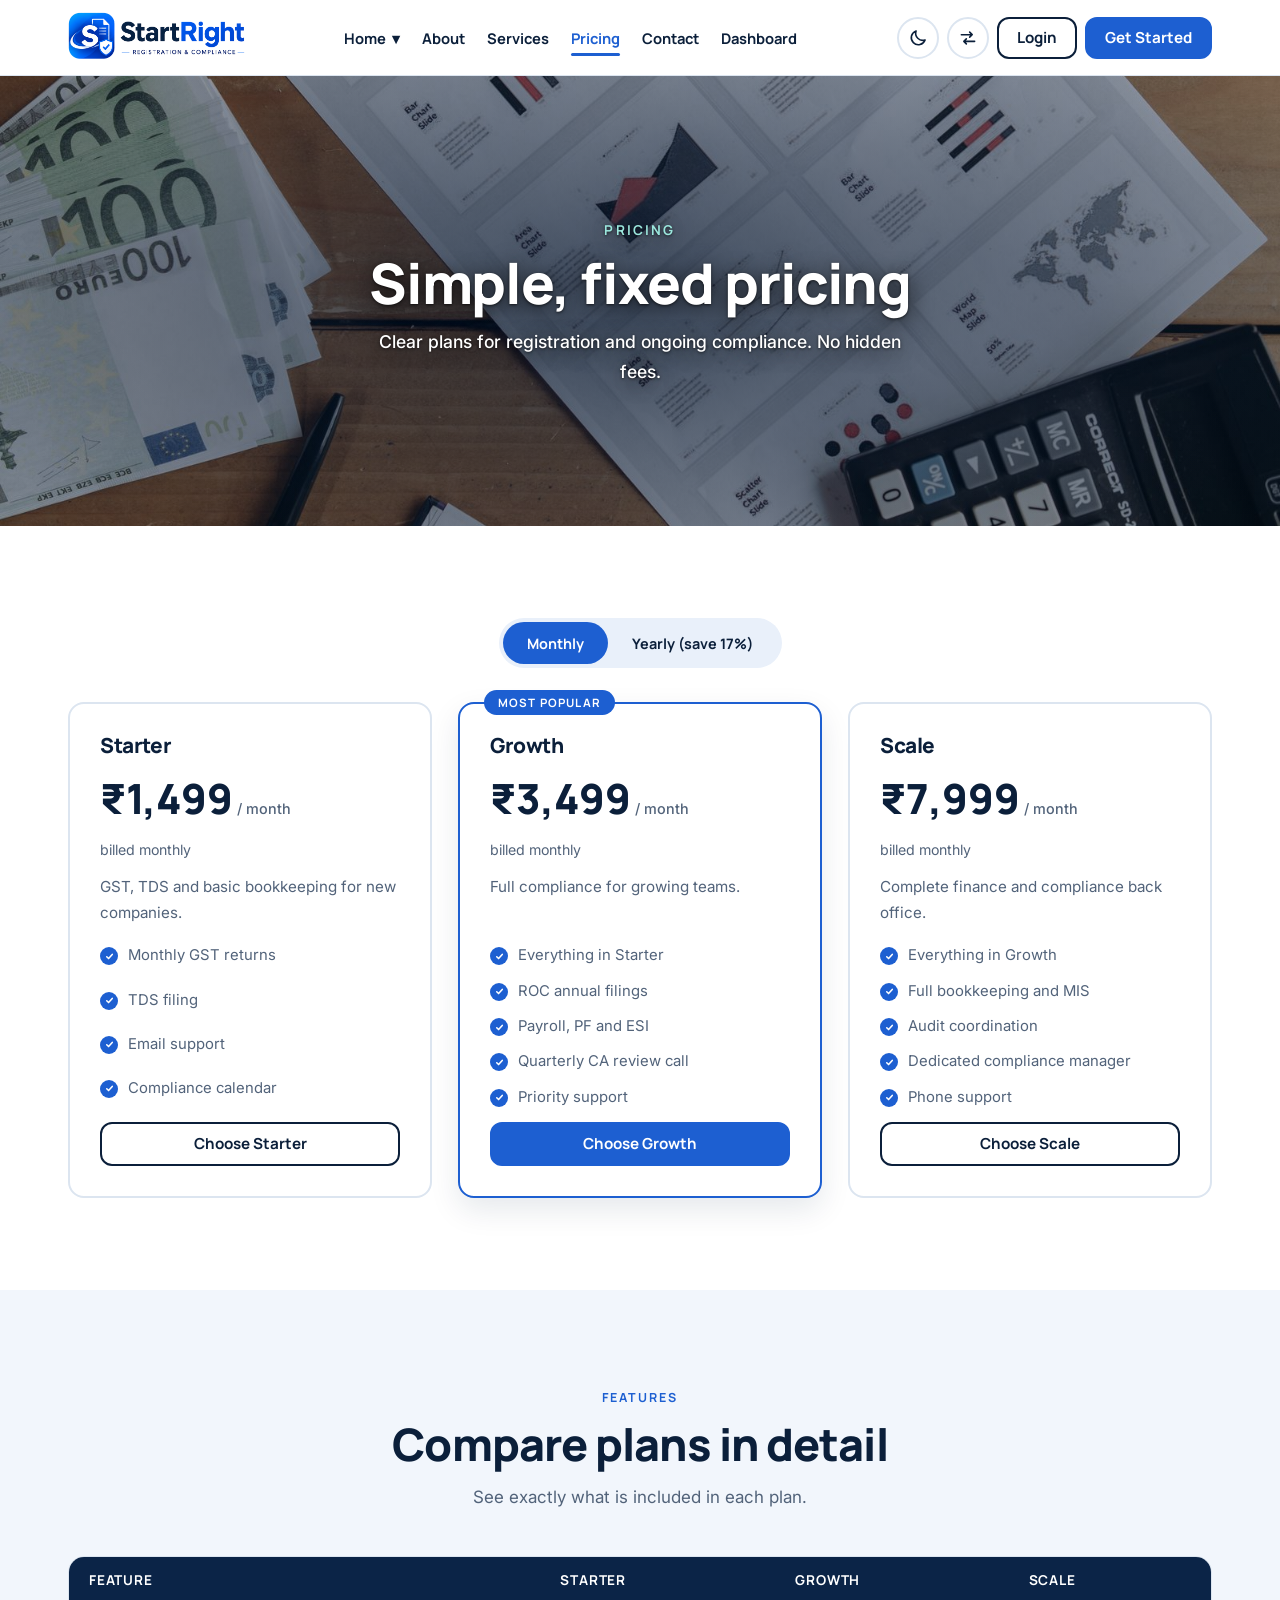
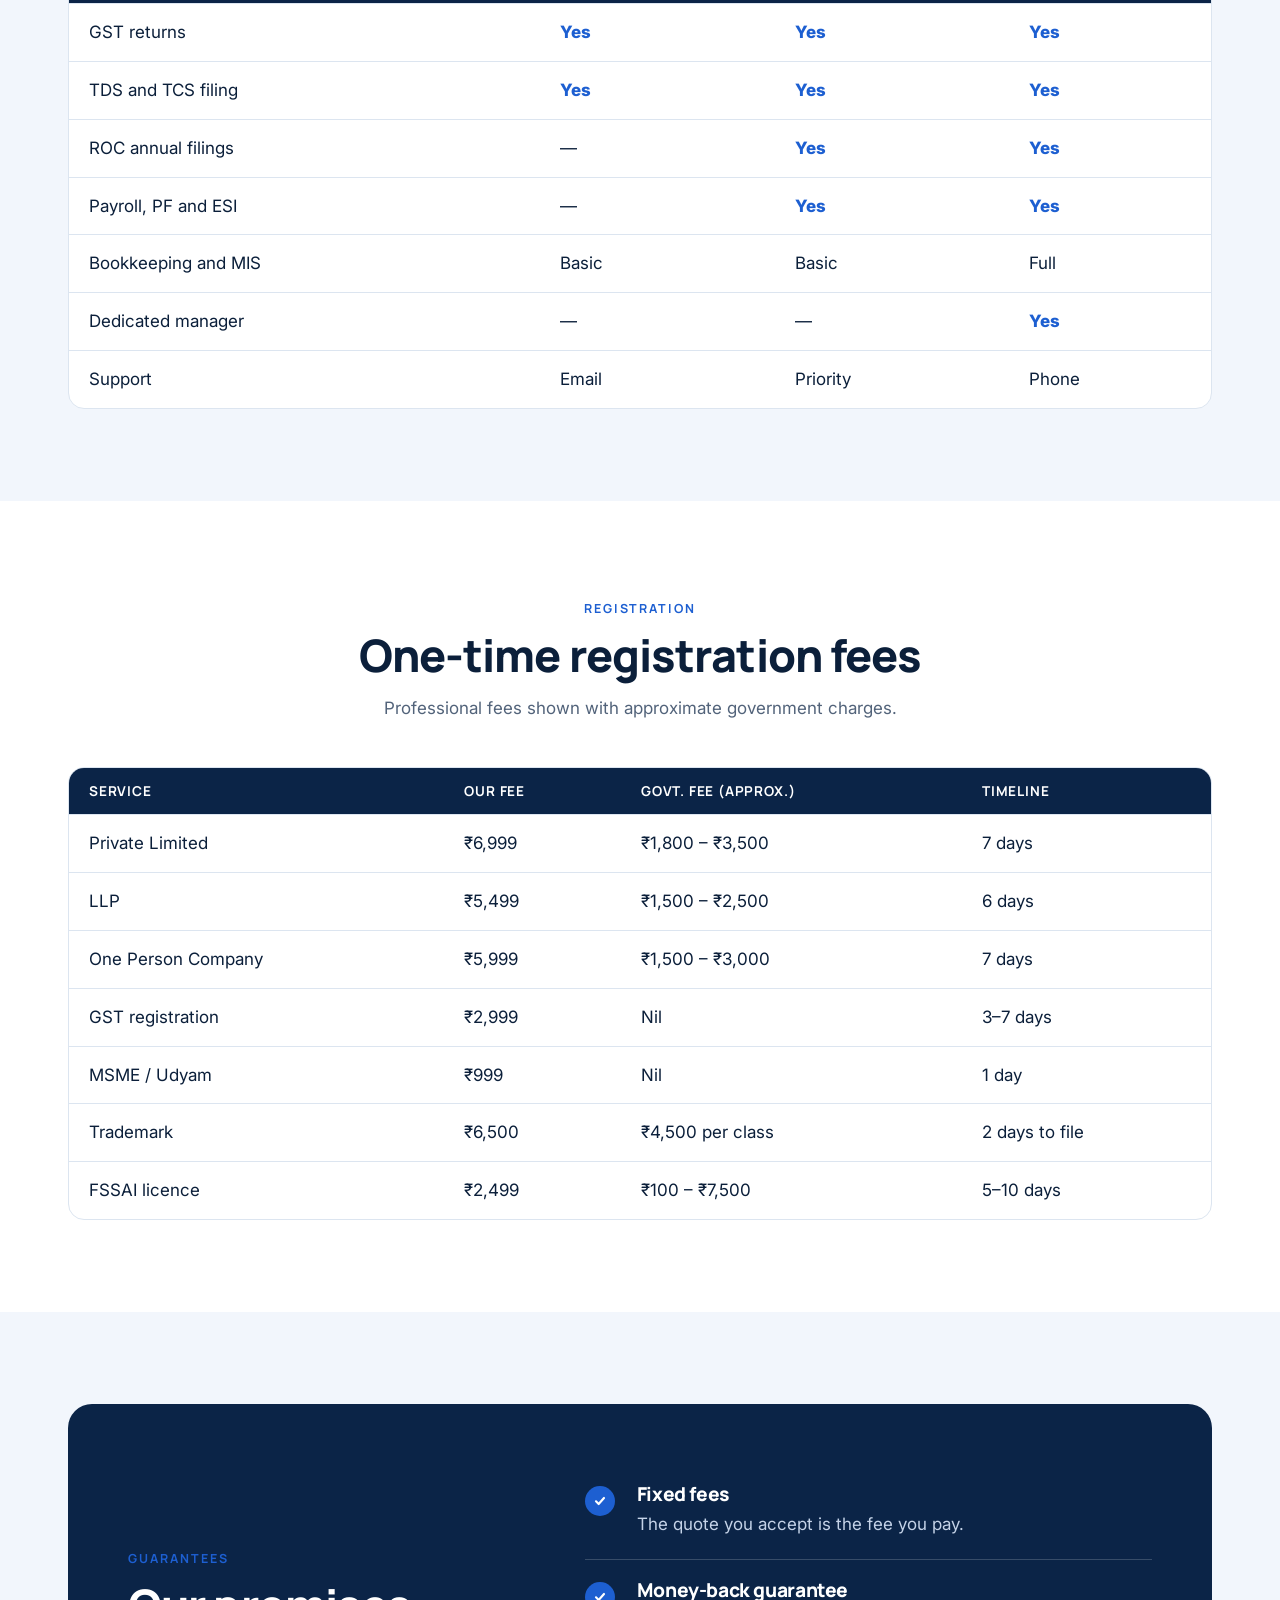
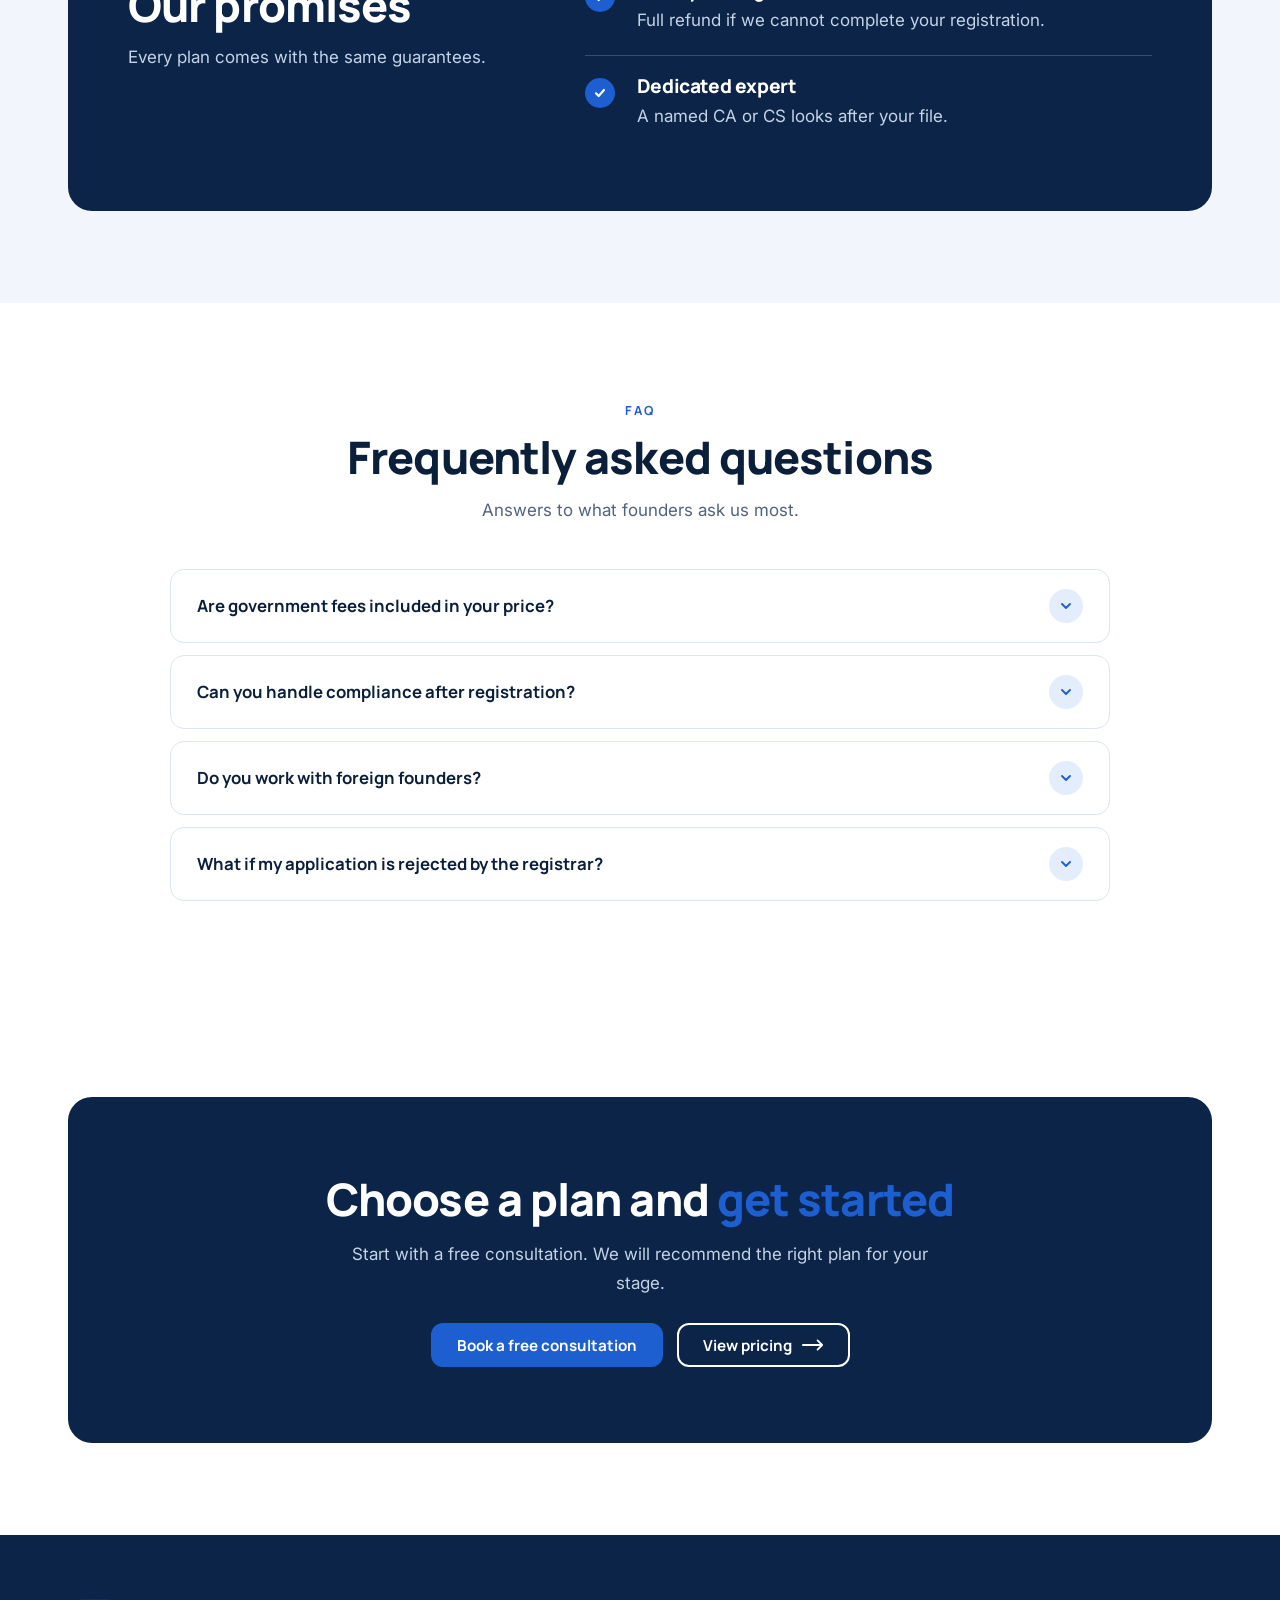
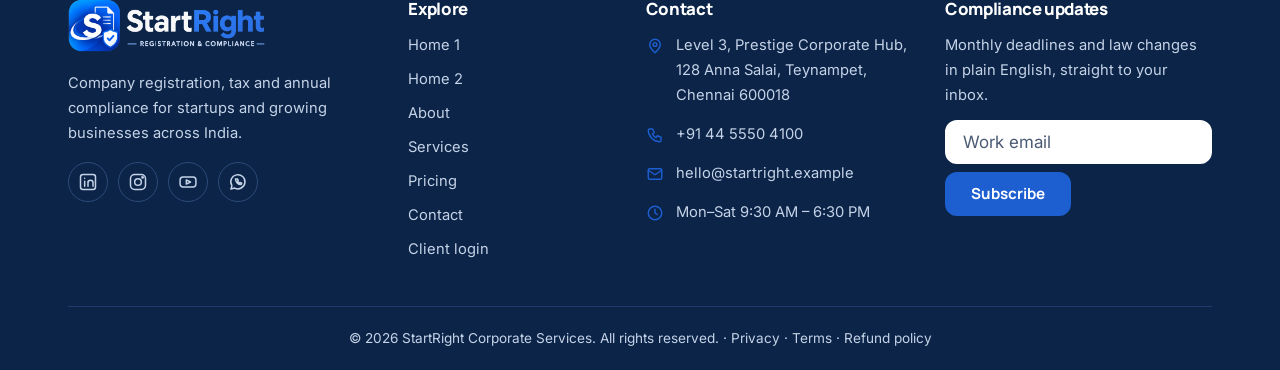
<file: pricing.html>
<!DOCTYPE html>
<html lang="en" dir="ltr">
<head>
<meta charset="utf-8"><meta name="viewport" content="width=device-width, initial-scale=1">
<title>Pricing — StartRight Corporate Services</title>
<meta name="description" content="Transparent pricing for company registration and compliance plans in India.">
<link rel="icon" type="image/png" href="assets/img/logo-icon.png">
<link rel="preconnect" href="https://fonts.googleapis.com"><link rel="preconnect" href="https://fonts.gstatic.com" crossorigin>
<link href="https://fonts.googleapis.com/css2?family=Manrope:wght@500;600;700;800&family=Inter:wght@400;500;600&display=swap" rel="stylesheet">
<link rel="stylesheet" href="assets/css/style.css">
<script>try{var d=document.documentElement;d.dataset.theme=localStorage.getItem('theme')||'light';d.dir=localStorage.getItem('dir')||'ltr'}catch(e){}</script>
<script defer src="assets/js/main.js"></script>
</head>
<body data-page="pricing" data-layout="site">
<div id="site-nav"></div>
<main>
<section class="phero r"><div class="bgslot b4" aria-hidden="true"><img src="assets/images/pexels-photo-7654579.jpeg" alt="" loading="eager" decoding="async"></div><div class="wrap"><div class="hp"><span class="eyebrow">Pricing</span><h1>Simple, fixed pricing</h1><p class="sub">Clear plans for registration and ongoing compliance. No hidden fees.</p></div></div></section>
<section class="sec "><div class="wrap"><div style="text-align:center"><div class="toggle" id="bill" role="group" aria-label="Billing period"><button class="on" data-m="m">Monthly</button><button data-m="a">Yearly (save 17%)</button></div></div><div class="grid"><div class="plan"><h3>Starter</h3><div class="pr"><span data-pm data-pm="1,499" data-pa="1,249">₹1,499</span><small> / month</small></div><small data-note style="color:var(--muted)">billed monthly</small><p>GST, TDS and basic bookkeeping for new companies.</p><ul class="cl"><li>Monthly GST returns</li><li>TDS filing</li><li>Email support</li><li>Compliance calendar</li></ul><a class="btn btn" href="contact.html#consult">Choose Starter</a></div><div class="plan hot"><h3>Growth</h3><div class="pr"><span data-pm data-pm="3,499" data-pa="2,916">₹3,499</span><small> / month</small></div><small data-note style="color:var(--muted)">billed monthly</small><p>Full compliance for growing teams.</p><ul class="cl"><li>Everything in Starter</li><li>ROC annual filings</li><li>Payroll, PF and ESI</li><li>Quarterly CA review call</li><li>Priority support</li></ul><a class="btn btn-p" href="contact.html#consult">Choose Growth</a></div><div class="plan"><h3>Scale</h3><div class="pr"><span data-pm data-pm="7,999" data-pa="6,666">₹7,999</span><small> / month</small></div><small data-note style="color:var(--muted)">billed monthly</small><p>Complete finance and compliance back office.</p><ul class="cl"><li>Everything in Growth</li><li>Full bookkeeping and MIS</li><li>Audit coordination</li><li>Dedicated compliance manager</li><li>Phone support</li></ul><a class="btn btn" href="contact.html#consult">Choose Scale</a></div></div></div></section>
<section class="sec alt"><div class="wrap"><div class="head"><span class="eyebrow">Features</span><br><h2>Compare plans in detail</h2><p>See exactly what is included in each plan.</p></div><div class="tbl"><table><thead><tr><th>Feature</th><th>Starter</th><th>Growth</th><th>Scale</th></tr></thead><tbody><tr><td data-label="Feature">GST returns</td><td data-label="Starter" class="y">Yes</td><td data-label="Growth" class="y">Yes</td><td data-label="Scale" class="y">Yes</td></tr><tr><td data-label="Feature">TDS and TCS filing</td><td data-label="Starter" class="y">Yes</td><td data-label="Growth" class="y">Yes</td><td data-label="Scale" class="y">Yes</td></tr><tr><td data-label="Feature">ROC annual filings</td><td data-label="Starter">—</td><td data-label="Growth" class="y">Yes</td><td data-label="Scale" class="y">Yes</td></tr><tr><td data-label="Feature">Payroll, PF and ESI</td><td data-label="Starter">—</td><td data-label="Growth" class="y">Yes</td><td data-label="Scale" class="y">Yes</td></tr><tr><td data-label="Feature">Bookkeeping and MIS</td><td data-label="Starter">Basic</td><td data-label="Growth">Basic</td><td data-label="Scale">Full</td></tr><tr><td data-label="Feature">Dedicated manager</td><td data-label="Starter">—</td><td data-label="Growth">—</td><td data-label="Scale" class="y">Yes</td></tr><tr><td data-label="Feature">Support</td><td data-label="Starter">Email</td><td data-label="Growth">Priority</td><td data-label="Scale">Phone</td></tr></tbody></table></div></div></section>
<section class="sec "><div class="wrap"><div class="head"><span class="eyebrow">Registration</span><br><h2>One-time registration fees</h2><p>Professional fees shown with approximate government charges.</p></div><div class="tbl"><table><thead><tr><th>Service</th><th>Our fee</th><th>Govt. fee (approx.)</th><th>Timeline</th></tr></thead><tbody><tr><td data-label="Service">Private Limited</td><td data-label="Our fee">₹6,999</td><td data-label="Govt. fee (approx.)">₹1,800 – ₹3,500</td><td data-label="Timeline">7 days</td></tr><tr><td data-label="Service">LLP</td><td data-label="Our fee">₹5,499</td><td data-label="Govt. fee (approx.)">₹1,500 – ₹2,500</td><td data-label="Timeline">6 days</td></tr><tr><td data-label="Service">One Person Company</td><td data-label="Our fee">₹5,999</td><td data-label="Govt. fee (approx.)">₹1,500 – ₹3,000</td><td data-label="Timeline">7 days</td></tr><tr><td data-label="Service">GST registration</td><td data-label="Our fee">₹2,999</td><td data-label="Govt. fee (approx.)">Nil</td><td data-label="Timeline">3–7 days</td></tr><tr><td data-label="Service">MSME / Udyam</td><td data-label="Our fee">₹999</td><td data-label="Govt. fee (approx.)">Nil</td><td data-label="Timeline">1 day</td></tr><tr><td data-label="Service">Trademark</td><td data-label="Our fee">₹6,500</td><td data-label="Govt. fee (approx.)">₹4,500 per class</td><td data-label="Timeline">2 days to file</td></tr><tr><td data-label="Service">FSSAI licence</td><td data-label="Our fee">₹2,499</td><td data-label="Govt. fee (approx.)">₹100 – ₹7,500</td><td data-label="Timeline">5–10 days</td></tr></tbody></table></div></div></section>
<section class="sec alt"><div class="wrap"><div class="promise"><div class="pr-h"><span class="eyebrow">Guarantees</span><h2>Our promises</h2><p>Every plan comes with the same guarantees.</p></div><ul class="pr-l"><li><h3>Fixed fees</h3><p>The quote you accept is the fee you pay.</p></li><li><h3>Money-back guarantee</h3><p>Full refund if we cannot complete your registration.</p></li><li><h3>Dedicated expert</h3><p>A named CA or CS looks after your file.</p></li></ul></div></div></section>
<section class="sec "><div class="wrap"><div class="head"><span class="eyebrow">FAQ</span><br><h2>Frequently asked questions</h2><p>Answers to what founders ask us most.</p></div><div class="faqw"><details><summary>Are government fees included in your price?</summary><p>Our fixed fee covers professional work. Government fees and stamp duty are shown clearly up front and passed on at actuals, with no hidden charges.</p></details><details><summary>Can you handle compliance after registration?</summary><p>Yes. Our monthly plans cover GST, TDS, ROC filings, income tax and bookkeeping, tracked on your client dashboard.</p></details><details><summary>Do you work with foreign founders?</summary><p>Yes. We assist foreign directors and NRIs with incorporation, DIN, DSC, FEMA filings and bank account support.</p></details><details><summary>What if my application is rejected by the registrar?</summary><p>We re-file at no extra professional fee and handle every query raised by the ROC or the tax department until approval.</p></details></div></div></section>
<section class="sec "><div class="wrap"><div class="cta"><h2>Choose a plan and <em>get started</em></h2><p>Start with a free consultation. We will recommend the right plan for your stage.</p><div class="btns"><a class="btn btn-p" href="contact.html#consult">Book a free consultation</a><a class="btn btn btn-w" href="pricing.html">View pricing <svg class="arr" viewBox="0 0 24 12" aria-hidden="true"><path d="M1 6h21M17 1l5 5-5 5"/></svg></a></div></div></div></section>
</main>
<div id="site-footer"></div>
</body></html>
</file>
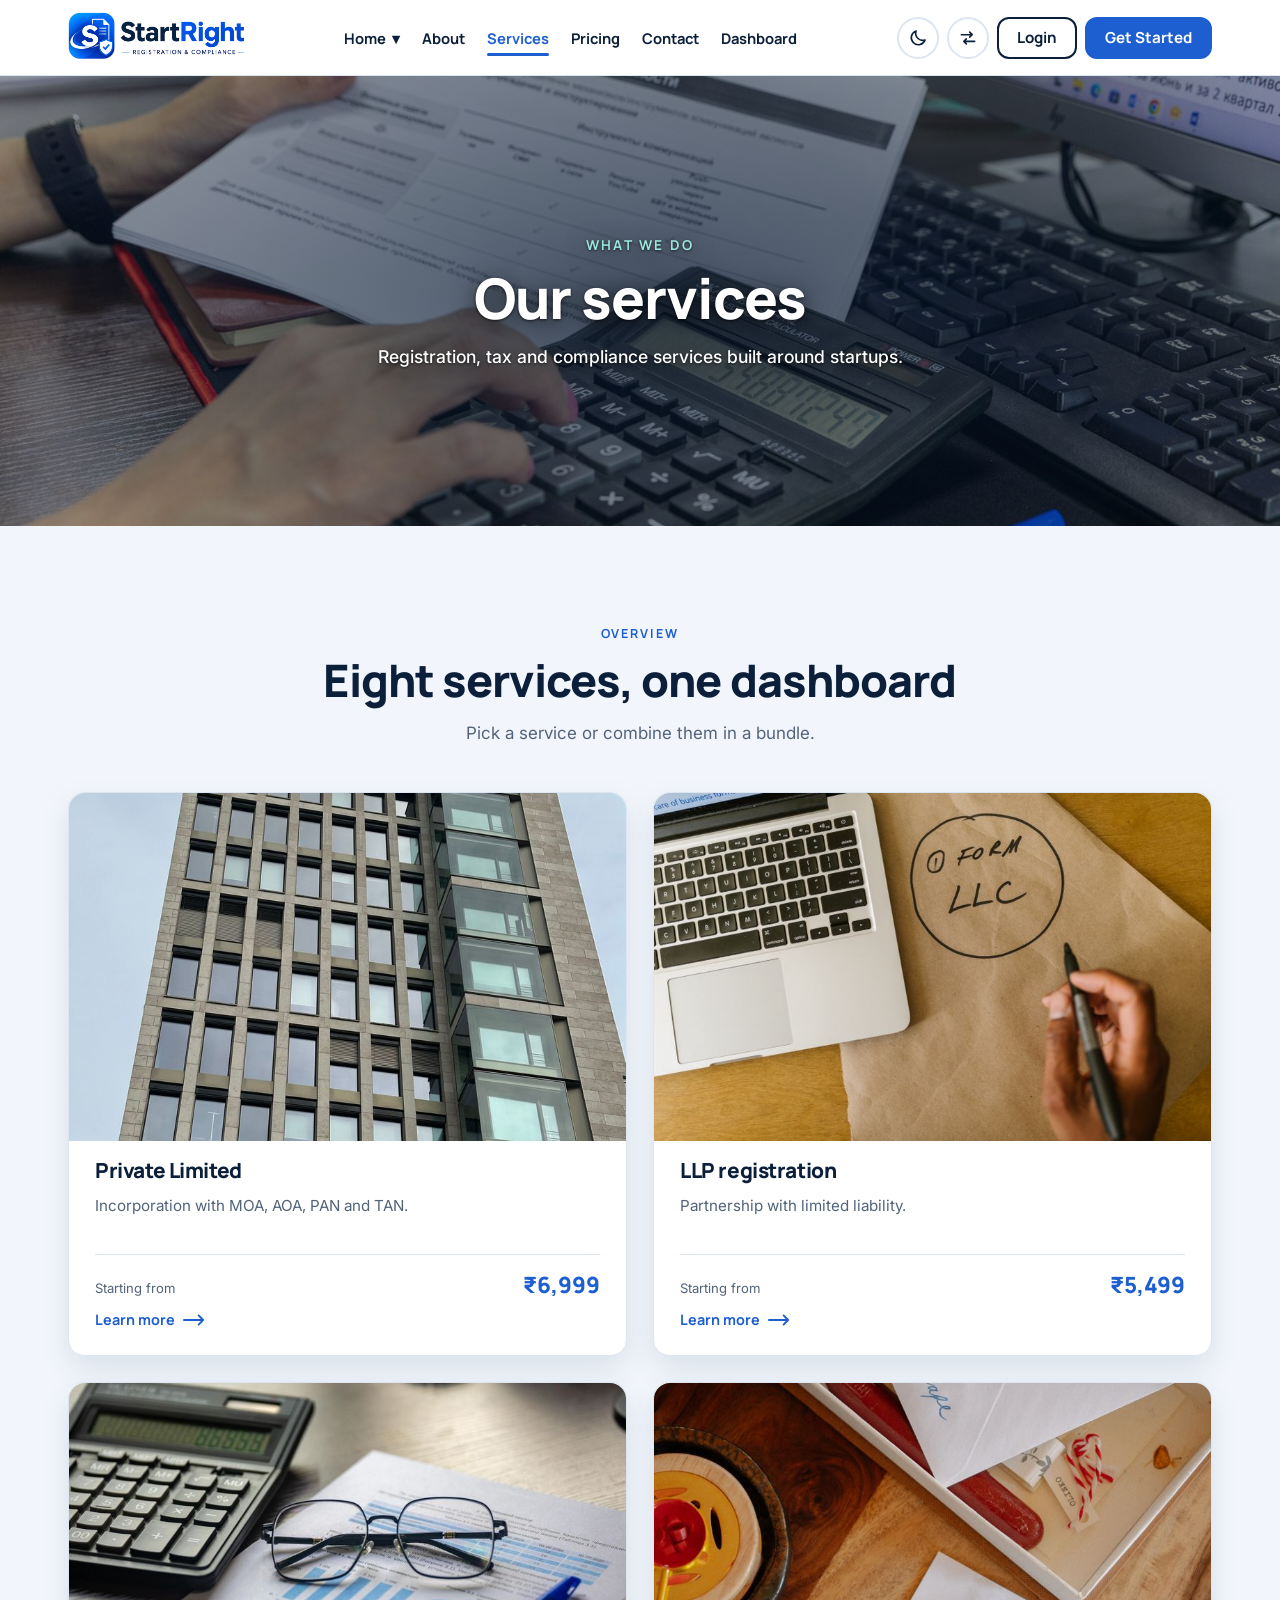
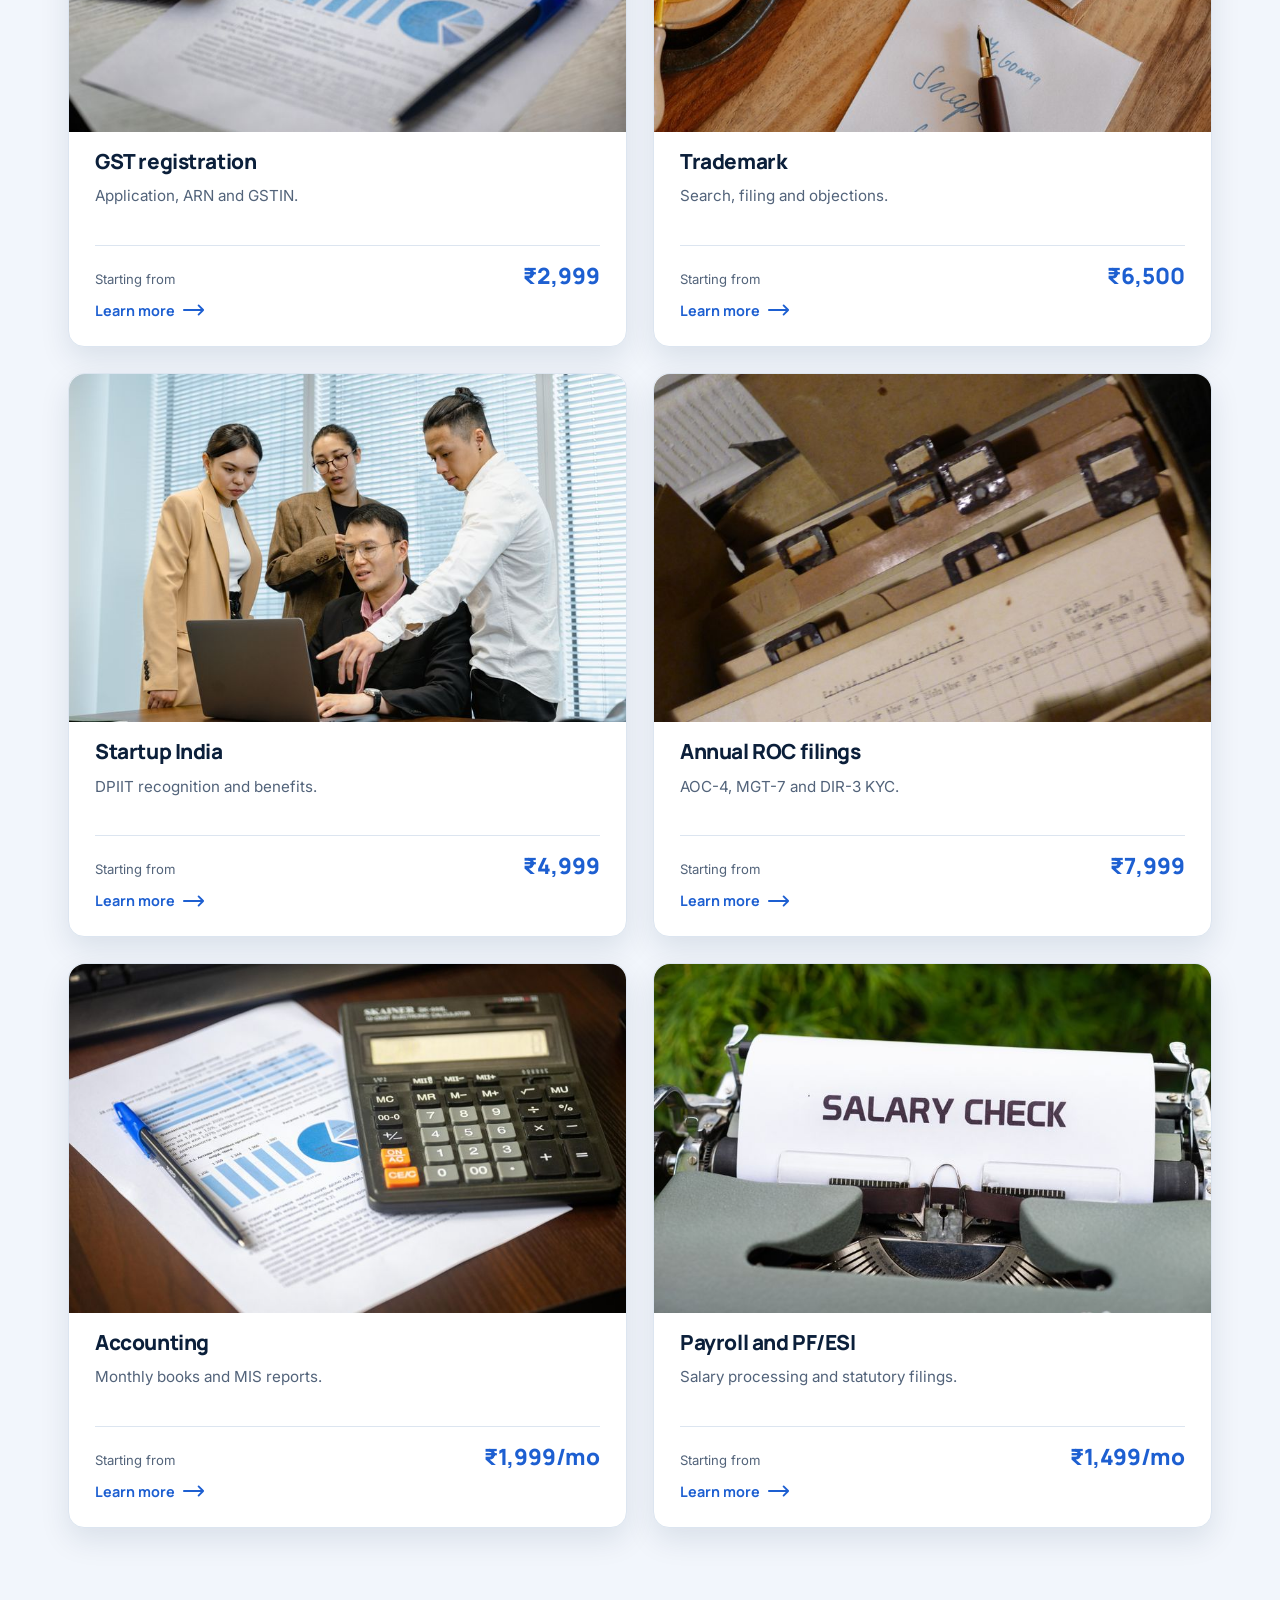
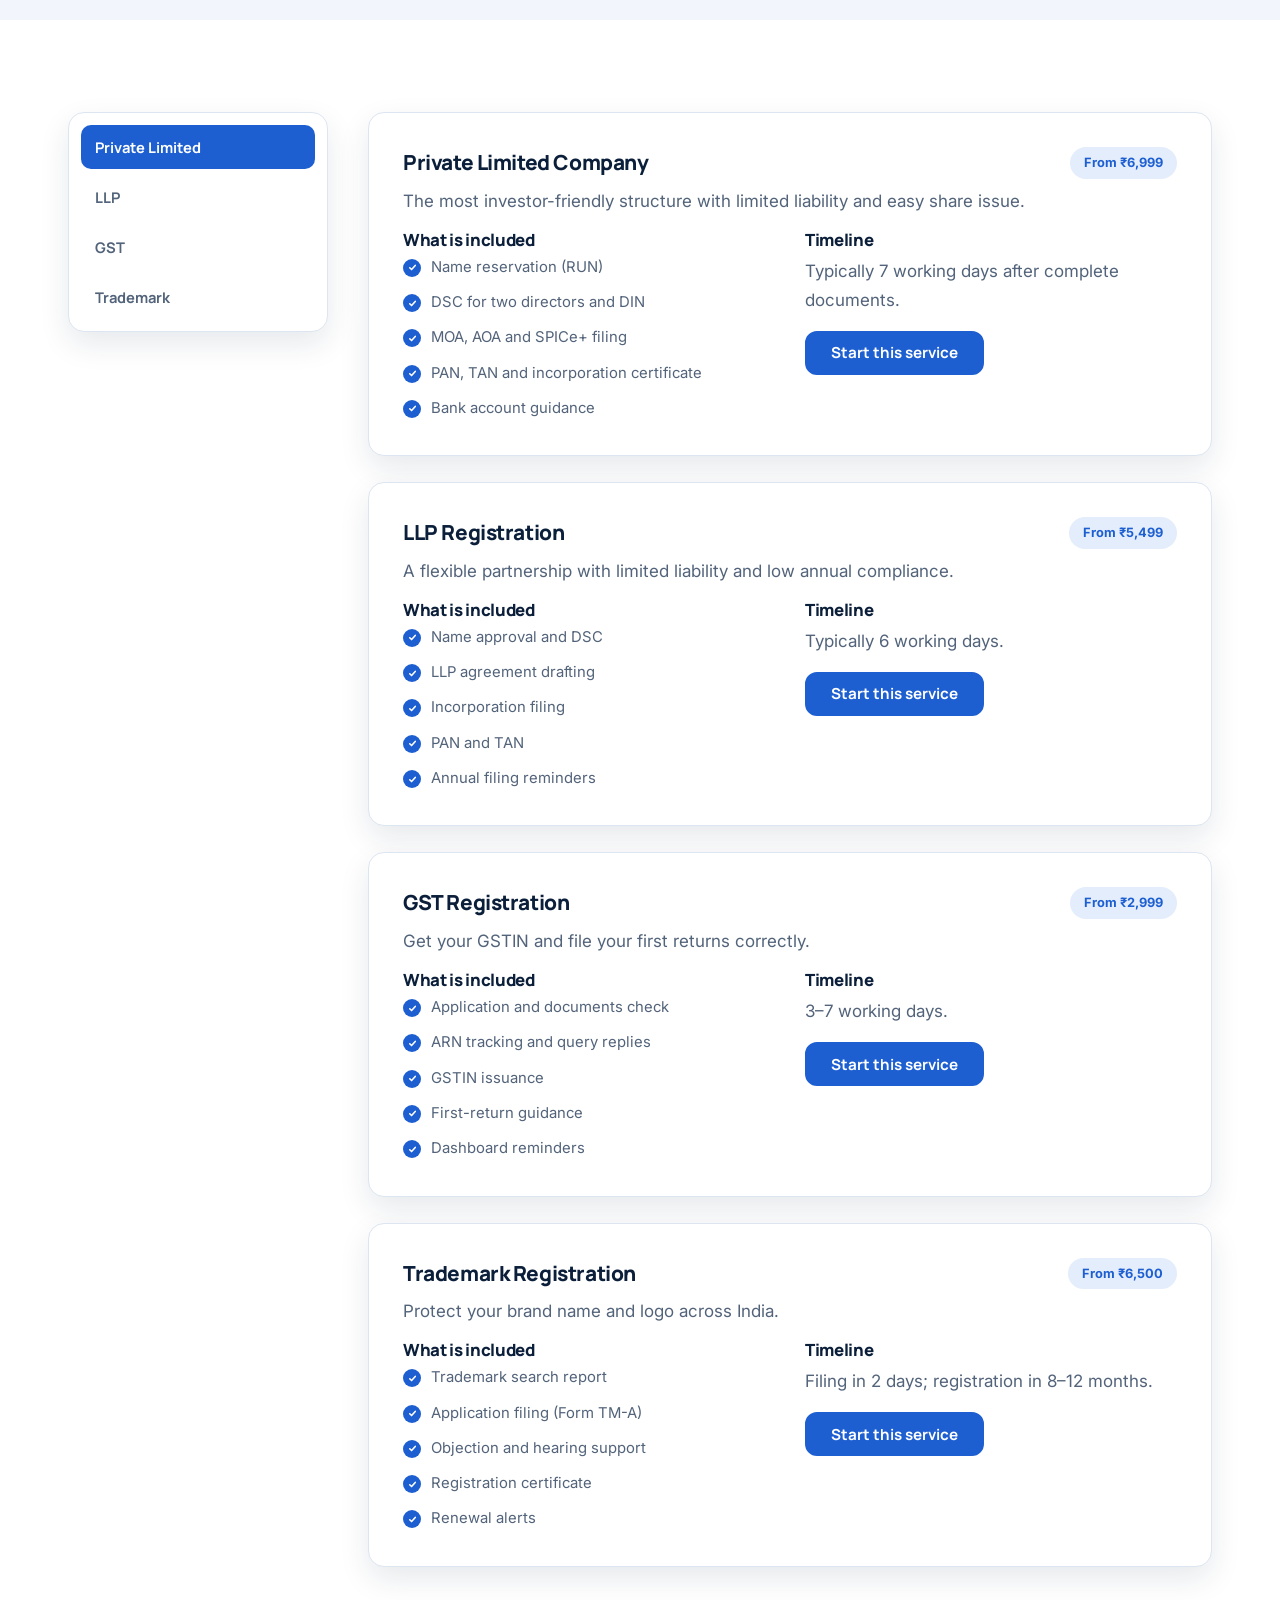
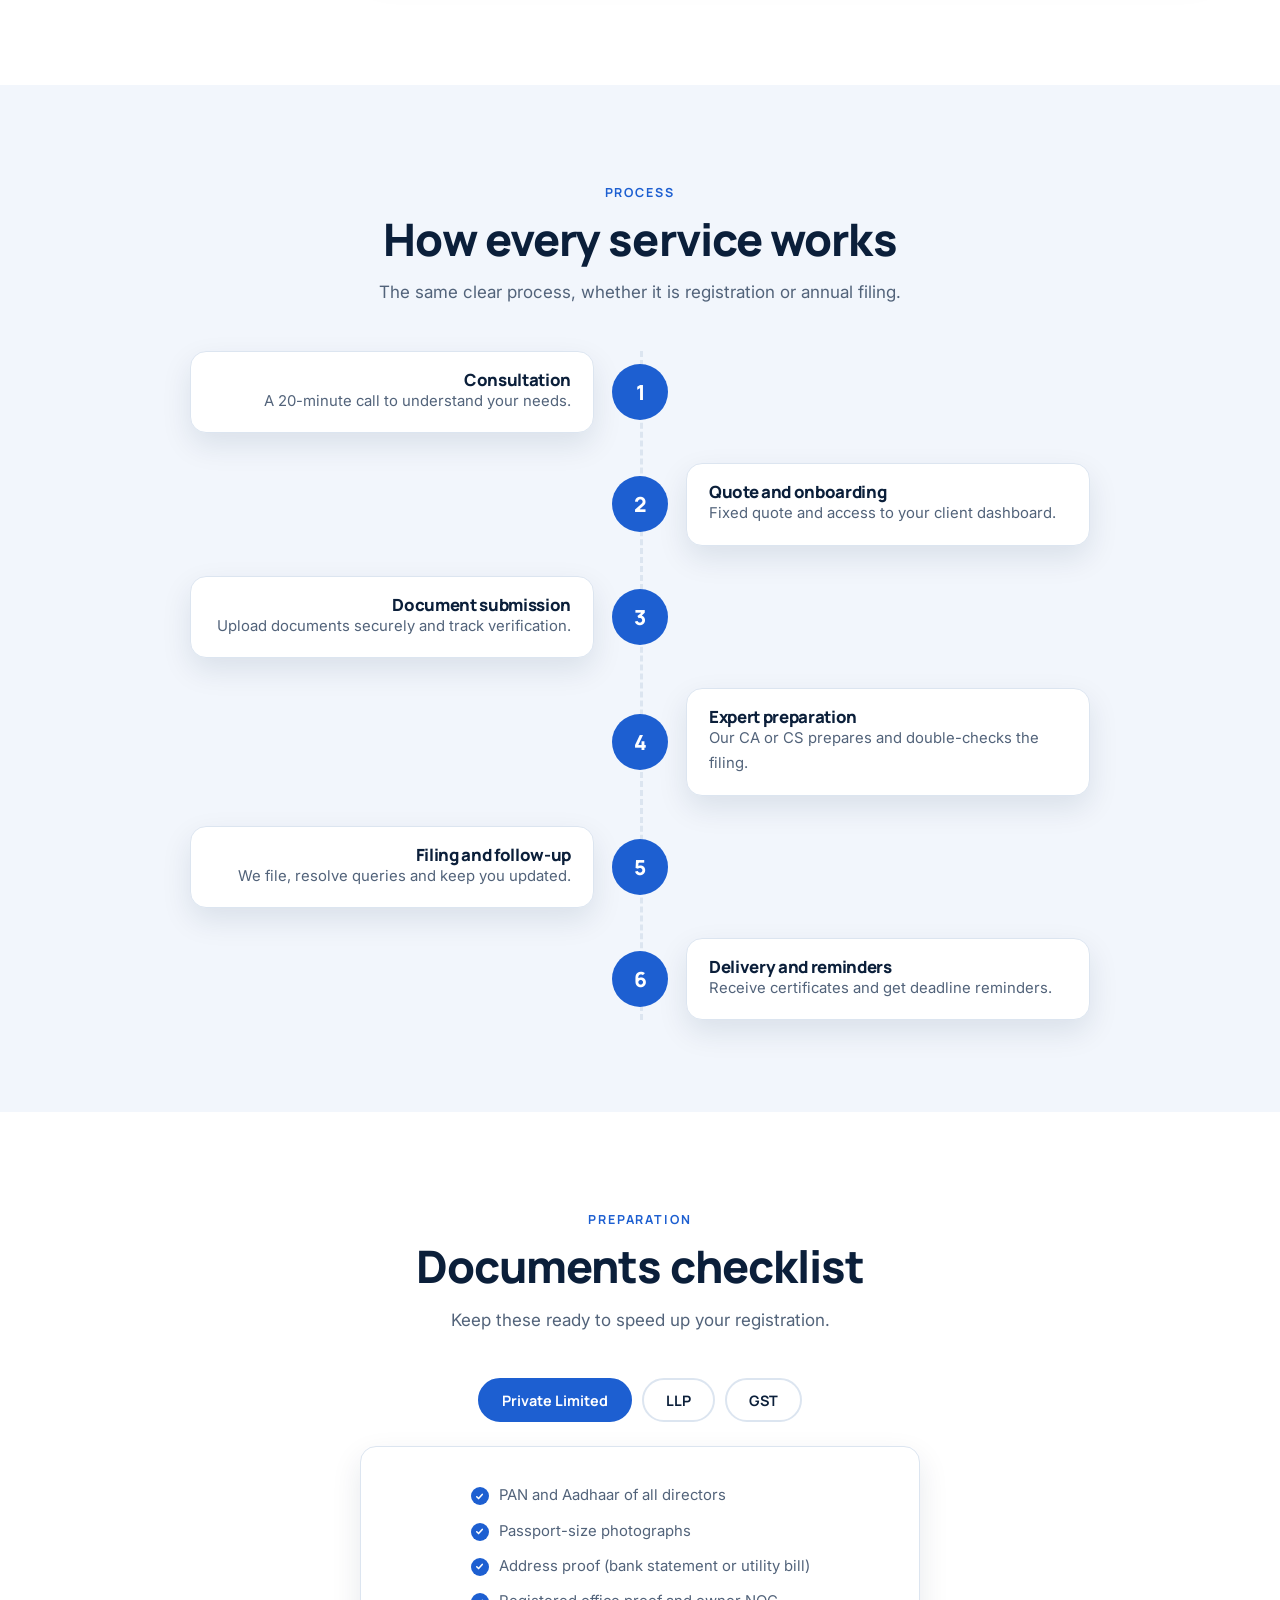
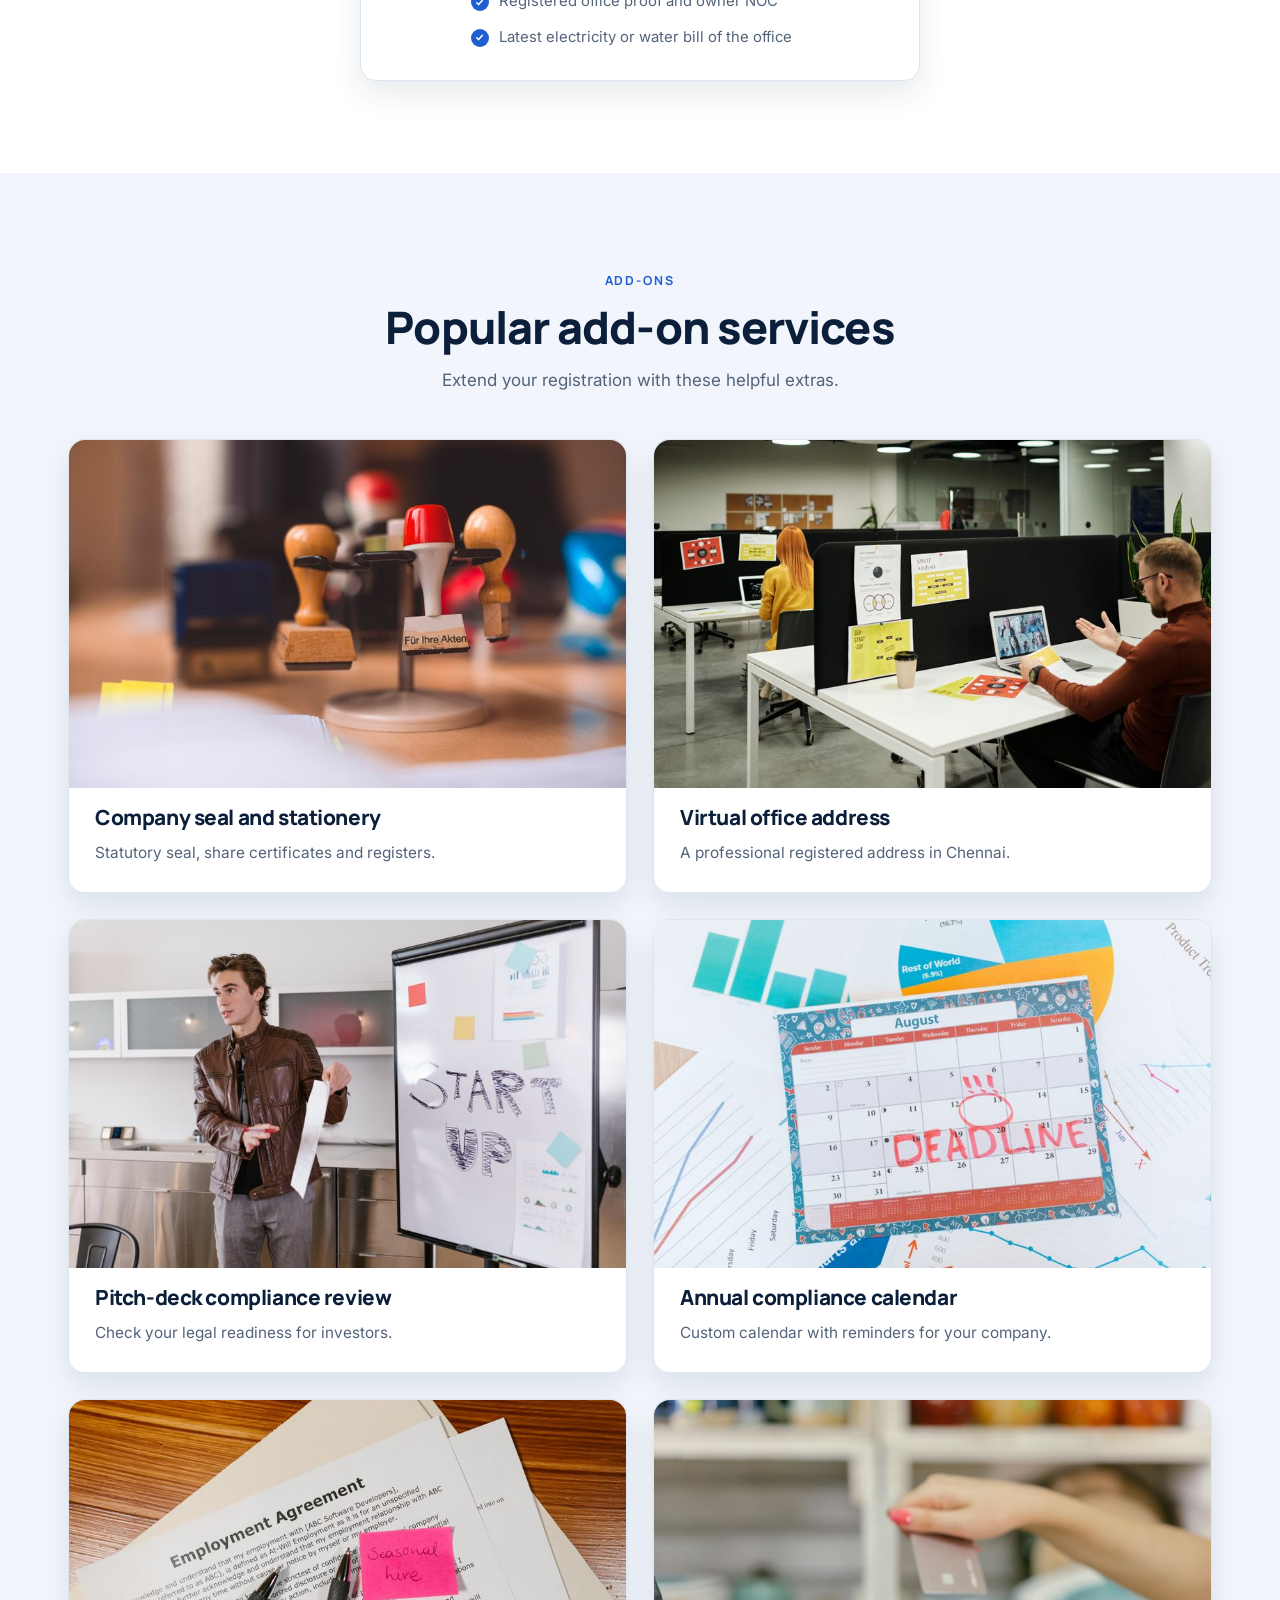
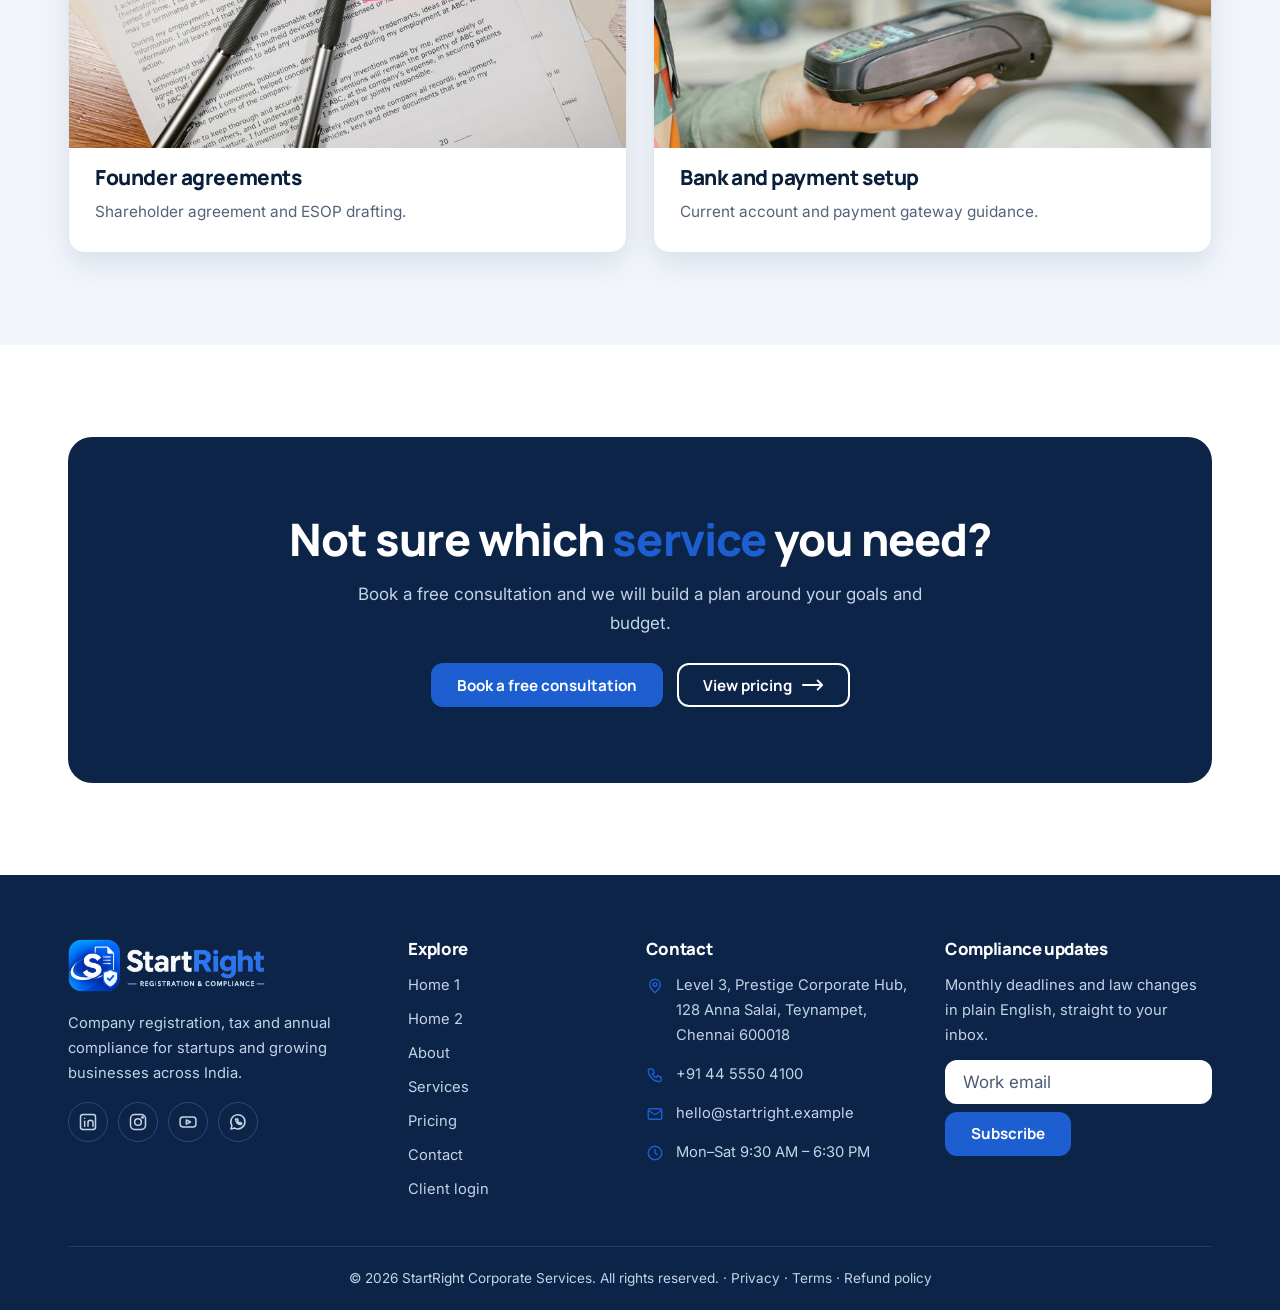
<file: services.html>
<!DOCTYPE html>
<html lang="en" dir="ltr">
<head>
<meta charset="utf-8"><meta name="viewport" content="width=device-width, initial-scale=1">
<title>Services — StartRight Corporate Services</title>
<meta name="description" content="Company registration, GST, trademark and compliance services for startups.">
<link rel="icon" type="image/png" href="assets/img/logo-icon.png">
<link rel="preconnect" href="https://fonts.googleapis.com"><link rel="preconnect" href="https://fonts.gstatic.com" crossorigin>
<link href="https://fonts.googleapis.com/css2?family=Manrope:wght@500;600;700;800&family=Inter:wght@400;500;600&display=swap" rel="stylesheet">
<link rel="stylesheet" href="assets/css/style.css">
<script>try{var d=document.documentElement;d.dataset.theme=localStorage.getItem('theme')||'light';d.dir=localStorage.getItem('dir')||'ltr'}catch(e){}</script>
<script defer src="assets/js/main.js"></script>
</head>
<body data-page="services" data-layout="site">
<div id="site-nav"></div>
<main>
<section class="phero c"><div class="bgslot b2" aria-hidden="true"><img src="assets/images/pexels-photo-33175649.jpeg" alt="" loading="eager" decoding="async"></div><div class="wrap"><div class="hp"><span class="eyebrow">What we do</span><h1>Our services</h1><p class="sub">Registration, tax and compliance services built around startups.</p></div></div></section>
<section class="sec alt"><div class="wrap"><div class="head"><span class="eyebrow">Overview</span><br><h2>Eight services, one dashboard</h2><p>Pick a service or combine them in a bundle.</p></div><div class="grid g4"><article class="svc"><div class="thumb"><img src="assets/images/pexels-photo-34165409.jpeg" alt="Reflective glass office facade" loading="lazy" decoding="async"></div><h3>Private Limited</h3><p>Incorporation with MOA, AOA, PAN and TAN.</p><div class="from"><span>Starting from</span><b>₹6,999</b></div><a class="more" href="#pvt">Learn more <svg class="arr" viewBox="0 0 24 12" aria-hidden="true"><path d="M1 6h21M17 1l5 5-5 5"/></svg></a></article><article class="svc"><div class="thumb"><img src="assets/images/pexels-photo-7310136.jpeg" alt="Form LLC written on craft paper beside a laptop" loading="lazy" decoding="async"></div><h3>LLP registration</h3><p>Partnership with limited liability.</p><div class="from"><span>Starting from</span><b>₹5,499</b></div><a class="more" href="#llp">Learn more <svg class="arr" viewBox="0 0 24 12" aria-hidden="true"><path d="M1 6h21M17 1l5 5-5 5"/></svg></a></article><article class="svc"><div class="thumb"><img src="assets/images/pexels-photo-33175673.jpeg" alt="Finance document with calculator and glasses" loading="lazy" decoding="async"></div><h3>GST registration</h3><p>Application, ARN and GSTIN.</p><div class="from"><span>Starting from</span><b>₹2,999</b></div><a class="more" href="#gst">Learn more <svg class="arr" viewBox="0 0 24 12" aria-hidden="true"><path d="M1 6h21M17 1l5 5-5 5"/></svg></a></article><article class="svc"><div class="thumb"><img src="assets/images/pexels-photo-36824938.jpeg" alt="Wax seal on branded stationery" loading="lazy" decoding="async"></div><h3>Trademark</h3><p>Search, filing and objections.</p><div class="from"><span>Starting from</span><b>₹6,500</b></div><a class="more" href="#tm">Learn more <svg class="arr" viewBox="0 0 24 12" aria-hidden="true"><path d="M1 6h21M17 1l5 5-5 5"/></svg></a></article><article class="svc"><div class="thumb"><img src="assets/images/pexels-photo-7643742.jpeg" alt="Startup team looking at a laptop together" loading="lazy" decoding="async"></div><h3>Startup India</h3><p>DPIIT recognition and benefits.</p><div class="from"><span>Starting from</span><b>₹4,999</b></div><a class="more" href="services.html">Learn more <svg class="arr" viewBox="0 0 24 12" aria-hidden="true"><path d="M1 6h21M17 1l5 5-5 5"/></svg></a></article><article class="svc"><div class="thumb"><img src="assets/images/pexels-photo-268457.jpeg" alt="Archive of company filing documents" loading="lazy" decoding="async"></div><h3>Annual ROC filings</h3><p>AOC-4, MGT-7 and DIR-3 KYC.</p><div class="from"><span>Starting from</span><b>₹7,999</b></div><a class="more" href="services.html">Learn more <svg class="arr" viewBox="0 0 24 12" aria-hidden="true"><path d="M1 6h21M17 1l5 5-5 5"/></svg></a></article><article class="svc"><div class="thumb"><img src="assets/images/pexels-photo-33175669.jpeg" alt="Desk with calculator and financial report" loading="lazy" decoding="async"></div><h3>Accounting</h3><p>Monthly books and MIS reports.</p><div class="from"><span>Starting from</span><b>₹1,999/mo</b></div><a class="more" href="services.html">Learn more <svg class="arr" viewBox="0 0 24 12" aria-hidden="true"><path d="M1 6h21M17 1l5 5-5 5"/></svg></a></article><article class="svc"><div class="thumb"><img src="assets/images/pexels-photo-5198201.jpeg" alt="Typewriter typing a salary check" loading="lazy" decoding="async"></div><h3>Payroll and PF/ESI</h3><p>Salary processing and statutory filings.</p><div class="from"><span>Starting from</span><b>₹1,499/mo</b></div><a class="more" href="services.html">Learn more <svg class="arr" viewBox="0 0 24 12" aria-hidden="true"><path d="M1 6h21M17 1l5 5-5 5"/></svg></a></article></div></div></section>
<section class="sec "><div class="wrap"><div class="slay"><nav class="sidenav" aria-label="Service sections"><a href="#pvt" class="on">Private Limited</a><a href="#llp">LLP</a><a href="#gst">GST</a><a href="#tm">Trademark</a></nav><div><article class="blk" id="pvt"><div class="hd"><h3>Private Limited Company</h3><span class="chip">From ₹6,999</span></div><p style="color:var(--muted);margin-top:8px">The most investor-friendly structure with limited liability and easy share issue.</p><div class="two h" style="margin-top:14px"><div><h4>What is included</h4><ul class="cl"><li>Name reservation (RUN)</li><li>DSC for two directors and DIN</li><li>MOA, AOA and SPICe+ filing</li><li>PAN, TAN and incorporation certificate</li><li>Bank account guidance</li></ul></div><div><h4>Timeline</h4><p style="color:var(--muted);margin-top:8px">Typically 7 working days after complete documents.</p><div class="btns" style="margin-top:16px"><a class="btn btn btn-p" href="contact.html#consult">Start this service</a></div></div></div></article><article class="blk" id="llp"><div class="hd"><h3>LLP Registration</h3><span class="chip">From ₹5,499</span></div><p style="color:var(--muted);margin-top:8px">A flexible partnership with limited liability and low annual compliance.</p><div class="two h" style="margin-top:14px"><div><h4>What is included</h4><ul class="cl"><li>Name approval and DSC</li><li>LLP agreement drafting</li><li>Incorporation filing</li><li>PAN and TAN</li><li>Annual filing reminders</li></ul></div><div><h4>Timeline</h4><p style="color:var(--muted);margin-top:8px">Typically 6 working days.</p><div class="btns" style="margin-top:16px"><a class="btn btn btn-p" href="contact.html#consult">Start this service</a></div></div></div></article><article class="blk" id="gst"><div class="hd"><h3>GST Registration</h3><span class="chip">From ₹2,999</span></div><p style="color:var(--muted);margin-top:8px">Get your GSTIN and file your first returns correctly.</p><div class="two h" style="margin-top:14px"><div><h4>What is included</h4><ul class="cl"><li>Application and documents check</li><li>ARN tracking and query replies</li><li>GSTIN issuance</li><li>First-return guidance</li><li>Dashboard reminders</li></ul></div><div><h4>Timeline</h4><p style="color:var(--muted);margin-top:8px">3–7 working days.</p><div class="btns" style="margin-top:16px"><a class="btn btn btn-p" href="contact.html#consult">Start this service</a></div></div></div></article><article class="blk" id="tm"><div class="hd"><h3>Trademark Registration</h3><span class="chip">From ₹6,500</span></div><p style="color:var(--muted);margin-top:8px">Protect your brand name and logo across India.</p><div class="two h" style="margin-top:14px"><div><h4>What is included</h4><ul class="cl"><li>Trademark search report</li><li>Application filing (Form TM-A)</li><li>Objection and hearing support</li><li>Registration certificate</li><li>Renewal alerts</li></ul></div><div><h4>Timeline</h4><p style="color:var(--muted);margin-top:8px">Filing in 2 days; registration in 8–12 months.</p><div class="btns" style="margin-top:16px"><a class="btn btn btn-p" href="contact.html#consult">Start this service</a></div></div></div></article></div></div></div></section>
<section class="sec alt"><div class="wrap"><div class="head"><span class="eyebrow">Process</span><br><h2>How every service works</h2><p>The same clear process, whether it is registration or annual filing.</p></div><div class="zig"><div class="zi"><div class="n">1</div><div class="t"><h4>Consultation</h4><p>A 20-minute call to understand your needs.</p></div></div><div class="zi"><div class="n">2</div><div class="t"><h4>Quote and onboarding</h4><p>Fixed quote and access to your client dashboard.</p></div></div><div class="zi"><div class="n">3</div><div class="t"><h4>Document submission</h4><p>Upload documents securely and track verification.</p></div></div><div class="zi"><div class="n">4</div><div class="t"><h4>Expert preparation</h4><p>Our CA or CS prepares and double-checks the filing.</p></div></div><div class="zi"><div class="n">5</div><div class="t"><h4>Filing and follow-up</h4><p>We file, resolve queries and keep you updated.</p></div></div><div class="zi"><div class="n">6</div><div class="t"><h4>Delivery and reminders</h4><p>Receive certificates and get deadline reminders.</p></div></div></div></div></section>
<section class="sec "><div class="wrap"><div class="head"><span class="eyebrow">Preparation</span><br><h2>Documents checklist</h2><p>Keep these ready to speed up your registration.</p></div><div class="tabs c"><button class="on" data-t="c1">Private Limited</button><button data-t="c2">LLP</button><button data-t="c3">GST</button></div><div class="tp on" id="c1"><div class="card doc"><ul class="cl"><li>PAN and Aadhaar of all directors</li><li>Passport-size photographs</li><li>Address proof (bank statement or utility bill)</li><li>Registered office proof and owner NOC</li><li>Latest electricity or water bill of the office</li></ul></div></div><div class="tp" id="c2"><div class="card doc"><ul class="cl"><li>PAN and Aadhaar of all partners</li><li>Passport-size photographs</li><li>Address proof of partners</li><li>Registered office proof and owner NOC</li><li>Partnership contribution details</li></ul></div></div><div class="tp" id="c3"><div class="card doc"><ul class="cl"><li>PAN of the business or proprietor</li><li>Aadhaar and photograph of the owner</li><li>Business address proof and rent agreement</li><li>Bank account details (cancelled cheque)</li><li>Business incorporation certificate, if applicable</li></ul></div></div></div></section>
<section class="sec alt"><div class="wrap"><div class="head"><span class="eyebrow">Add-ons</span><br><h2>Popular add-on services</h2><p>Extend your registration with these helpful extras.</p></div><div class="grid "><div class="card"><div class="thumb"><img src="assets/images/pexels-photo-11145683.jpeg" alt="Rubber company stamp holder on a table" loading="lazy" decoding="async"></div><h3>Company seal and stationery</h3><p>Statutory seal, share certificates and registers.</p></div><div class="card"><div class="thumb"><img src="assets/images/pexels-photo-5918384.jpeg" alt="Office workspace for a virtual office address" loading="lazy" decoding="async"></div><h3>Virtual office address</h3><p>A professional registered address in Chennai.</p></div><div class="card"><div class="thumb"><img src="assets/images/pexels-photo-7413915.jpeg" alt="Entrepreneur presenting startup ideas" loading="lazy" decoding="async"></div><h3>Pitch-deck compliance review</h3><p>Check your legal readiness for investors.</p></div><div class="card"><div class="thumb"><img src="assets/images/pexels-photo-7580856.jpeg" alt="Calendar with deadline reminder" loading="lazy" decoding="async"></div><h3>Annual compliance calendar</h3><p>Custom calendar with reminders for your company.</p></div><div class="card"><div class="thumb"><img src="assets/images/pexels-photo-7841420.jpeg" alt="Agreement paper with a pen" loading="lazy" decoding="async"></div><h3>Founder agreements</h3><p>Shareholder agreement and ESOP drafting.</p></div><div class="card"><div class="thumb"><img src="assets/images/pexels-photo-9304427.jpeg" alt="Person holding a payment terminal" loading="lazy" decoding="async"></div><h3>Bank and payment setup</h3><p>Current account and payment gateway guidance.</p></div></div></div></section>
<section class="sec "><div class="wrap"><div class="cta"><h2>Not sure which <em>service</em> you need?</h2><p>Book a free consultation and we will build a plan around your goals and budget.</p><div class="btns"><a class="btn btn-p" href="contact.html#consult">Book a free consultation</a><a class="btn btn btn-w" href="pricing.html">View pricing <svg class="arr" viewBox="0 0 24 12" aria-hidden="true"><path d="M1 6h21M17 1l5 5-5 5"/></svg></a></div></div></div></section>
</main>
<div id="site-footer"></div>
</body></html>
</file>
<file: assets/css/style.css>
:root{--bg:#fff;--surface:#fff;--alt:#F2F6FC;--alt2:#E9F0FA;--ink:#0B1F3A;--muted:#52637A;--line:#DCE5F0;--navy:#0B2447;--blue:#1D5FD1;--blueD:#1448A8;--blueT:#1D5FD1;--teal:var(--blueT);--soft:#E3EDFC;--sh:0 12px 30px rgba(11,36,71,.10);--nav-h:76px;--hero-h:clamp(380px,50vh,470px);--ctl:44px;--r:16px;--dhh:64px}
[data-theme=dark]{--bg:#0A1424;--surface:#12223B;--alt:#0E1B30;--alt2:#16294A;--ink:#EAF1FB;--muted:#A9B9CE;--line:#243A5C;--blueT:#8DB8FF;--soft:#1B3358;--sh:0 12px 30px rgba(0,0,0,.45)}
*{box-sizing:border-box;margin:0}html{scroll-behavior:smooth;scroll-padding-top:92px}
body{font:400 1.0625rem/1.7 "Inter",system-ui,-apple-system,"Segoe UI",sans-serif;background:var(--bg);color:var(--ink);overflow-wrap:anywhere}a{color:inherit;text-decoration:none}
h1,h2,h3,h4{font-family:"Manrope","Inter",sans-serif;font-weight:800;line-height:1.14;color:var(--ink);letter-spacing:-.02em}
h1{font-size:clamp(2.3rem,5.6vw,4rem)}h2{font-size:clamp(1.8rem,3.8vw,2.8rem)}h3{font-size:1.3rem}h4{font-size:1.05rem}
.wrap{width:100%;max-width:1200px;margin-inline:auto;padding-inline:clamp(14px,4vw,28px)}
.eyebrow{display:inline-block;color:var(--blueT);font:700 .78rem "Manrope",sans-serif;letter-spacing:.16em;text-transform:uppercase;margin-bottom:12px}
.sec{padding-block:clamp(56px,8vw,92px);background:var(--bg)}.sec.alt{background:var(--alt)}
.dk{--ink:#fff;--muted:#C5D3E8;--line:rgba(255,255,255,.2);--surface:#173466;--blueT:#8DB8FF;background:var(--navy);color:#fff}
.head{max-width:720px;margin:0 auto 44px;text-align:center}.head p{color:var(--muted);margin-top:14px}.head.l{margin-inline:0;text-align:start}
.btn{display:inline-flex;align-items:center;justify-content:center;gap:10px;height:var(--ctl);padding:0 24px;border-radius:12px;font:700 .95rem "Manrope",sans-serif;border:2px solid var(--ink);background:transparent;color:var(--ink);cursor:pointer;white-space:nowrap;transition:transform .15s,background .15s}
.btn:hover{transform:translateY(-2px)}.btn-p{background:var(--blue);border-color:var(--blue);color:#fff}.btn-p:hover{background:var(--blueD);border-color:var(--blueD)}.btn-w{border-color:#fff;color:#fff}.btns{display:flex;flex-wrap:wrap;gap:14px}
.arr{width:22px;height:12px;fill:none;stroke:currentColor;stroke-width:2;stroke-linecap:round;stroke-linejoin:round;flex:none}[dir=rtl] .arr{transform:scaleX(-1)}
:focus-visible{outline:3px solid var(--blue);outline-offset:2px}.dk :focus-visible,.hero1 :focus-visible,.hero2 :focus-visible,.phero :focus-visible{outline-color:#fff}
.sr{position:absolute;width:1px;height:1px;overflow:hidden;clip:rect(0 0 0 0);white-space:nowrap}
.slot{display:block;width:100%;background:var(--alt2);border:1px solid var(--line);border-radius:var(--r)}.r45{aspect-ratio:4/5}.r43{aspect-ratio:4/3}.r11{aspect-ratio:1/1}.r169{aspect-ratio:16/10}
.bgslot{position:absolute;inset:0;background:linear-gradient(135deg,#123A7A 0%,#0B2447 60%,#071A36 100%)}.bgslot.b2{background:linear-gradient(135deg,#0E5E7A 0%,#0B2447 70%)}.bgslot.b3{background:linear-gradient(135deg,#1B3F91 0%,#0B2447 65%)}.bgslot.b4{background:linear-gradient(135deg,#124A6B 0%,#08213F 65%)}
#site-nav{position:sticky;top:0;z-index:60}.nav{position:relative;background:var(--bg);border-bottom:1px solid var(--line);height:var(--nav-h)}
.nav .wrap{display:flex;align-items:center;justify-content:space-between;height:100%;gap:16px}
.logo{display:flex;align-items:center;gap:10px;flex:none}.logo .mk{width:42px;height:42px;border-radius:12px;background:var(--blue);color:#fff;display:grid;place-items:center;font:800 1.3rem "Manrope",sans-serif}
.logo .lt{display:grid;line-height:1}.logo b{font:800 1.3rem "Manrope",sans-serif;letter-spacing:.01em;color:var(--ink)}.logo small{font:600 .62rem "Manrope",sans-serif;letter-spacing:.14em;text-transform:uppercase;color:var(--blueT);margin-top:3px;white-space:nowrap}
.panel{position:absolute;inset-inline:0;top:var(--nav-h);flex-direction:column;align-items:stretch;gap:16px;background:var(--bg);border-bottom:1px solid var(--line);padding:16px clamp(14px,4vw,28px) 22px;max-height:calc(100vh - var(--nav-h));overflow-y:auto;display:none}.panel.open{display:flex}
.links{display:flex;flex-direction:column;list-style:none;padding:0}.links>li{position:relative}
.links a,.dd-btn{display:flex;align-items:center;justify-content:space-between;gap:6px;width:100%;padding:14px 12px;font:700 .95rem "Manrope",sans-serif;background:none;border:0;color:var(--ink);cursor:pointer;white-space:nowrap;border-radius:10px}.links .on{color:var(--blueT);background:var(--alt)}
.dd-menu{display:none;list-style:none;padding:0 0 0 14px}.dd.open .dd-menu{display:block}[dir=rtl] .dd-menu{padding:0 14px 0 0}.dd-menu small{display:block;font:500 .75rem Inter,sans-serif;color:var(--muted)}
.actions{display:flex;flex-wrap:wrap;align-items:center;gap:10px}.actions .btn{flex:1 1 140px}
.icon-btn{height:var(--ctl);width:var(--ctl);min-width:var(--ctl);border-radius:50%;border:2px solid var(--line);background:var(--surface);color:var(--ink);cursor:pointer;display:inline-grid;place-items:center;flex:none}.icon-btn svg{width:20px;height:20px;fill:none;stroke:currentColor;stroke-width:1.9;stroke-linecap:round;stroke-linejoin:round}
@media(hover:hover){.icon-btn:hover{background:var(--blue);border-color:var(--blue);color:#fff}}
.burger{display:inline-grid}.burger svg.x{display:none}.burger[aria-expanded=true] svg.m{display:none}.burger[aria-expanded=true] svg.x{display:block}.burger[aria-expanded=true]{background:var(--blue);border-color:var(--blue);color:#fff}
@media(min-width:1100px){.burger{display:none}.panel{display:contents!important}.links{flex-direction:row;align-items:center;gap:2px}.links a,.dd-btn{width:auto;padding:10px 13px}.links .on{background:none;box-shadow:inset 0 -3px 0 var(--blue)}
 .dd-menu{position:absolute;inset-inline-start:0;top:100%;min-width:220px;background:var(--surface);border:1px solid var(--line);border-radius:14px;box-shadow:var(--sh);padding:8px;z-index:5}[dir=rtl] .dd-menu{padding:8px}.actions{flex-wrap:nowrap}.actions .btn{flex:none}}
/* hero variants */
.hero1{position:relative;background:var(--navy);color:#fff;overflow:hidden}.hero1 .wrap{position:relative;z-index:1;display:grid;grid-template-columns:minmax(0,1.05fr) minmax(0,.95fr);gap:clamp(24px,5vw,64px);align-items:center;min-height:calc(100vh - var(--nav-h));min-height:calc(100svh - var(--nav-h));padding-block:48px}
.hero1 h1{color:#fff}.hero1 h1 em{font-style:normal;color:var(--blueT)}.hero1 .lead{color:#C5D3E8;margin:18px 0 26px;font-size:1.1rem;max-width:540px}.hero1 .eyebrow{color:var(--blueT)}
.trust{display:flex;flex-wrap:wrap;gap:10px 22px;margin-top:28px;color:#C5D3E8;font-size:.9rem}.trust b{color:#fff}
.hv{position:relative}.hv .slot{background:rgba(255,255,255,.08);border-color:rgba(255,255,255,.25);max-width:440px;margin-inline:auto}
.fcard{position:absolute;inset-inline-start:-4%;bottom:10%;width:min(300px,86%);background:var(--surface);color:var(--ink);border-radius:16px;padding:18px 20px;box-shadow:0 20px 44px rgba(0,0,0,.3)}.fcard h4{margin-bottom:10px}.fcard ul{list-style:none;padding:0;display:grid;gap:8px;font-size:.9rem}.fcard li{display:flex;gap:10px;align-items:center;color:var(--muted)}.fcard li::before{content:"✓";width:20px;height:20px;border-radius:50%;background:var(--teal);color:#fff;display:grid;place-items:center;font-size:.72rem;flex:none}.fcard li.cur::before{content:"●";background:var(--blue)}
@media(max-width:900px){.hero1 .wrap{grid-template-columns:minmax(0,1fr)}.hv{max-width:420px;margin-inline:auto;width:100%}.fcard{inset-inline-start:2%}}
.hero2{position:relative;display:grid;place-items:center;min-height:calc(100vh - var(--nav-h));min-height:calc(100svh - var(--nav-h));color:#fff;overflow:hidden;text-align:center;padding-block:56px}.hero2>.wrap{position:relative;z-index:1}.hero2 h1{color:#fff;max-width:860px;margin-inline:auto}.hero2 h1 em{font-style:normal;color:var(--blueT)}.hero2 .lead{color:#C5D3E8;max-width:640px;margin:16px auto 0;font-size:1.1rem}.hero2 .eyebrow{color:var(--blueT)}
.mat{background:var(--surface);color:var(--ink);border-radius:var(--r);padding:20px;margin:30px auto 0;max-width:880px;display:grid;grid-template-columns:repeat(3,minmax(0,1fr)) auto;gap:12px;text-align:start;box-shadow:0 20px 44px rgba(0,0,0,.3)}.mat select{height:48px;border:2px solid var(--line);border-radius:12px;padding:0 14px;background:var(--bg);color:var(--ink);font:inherit;width:100%}.mat output{grid-column:1/-1;font-size:.95rem;color:var(--muted);min-height:1.4em}
@media(max-width:900px){.mat{grid-template-columns:minmax(0,1fr)}}
.phero{position:relative;height:var(--hero-h);display:flex;align-items:center;overflow:hidden;color:#fff;background:var(--navy)}.phero>.wrap{position:relative;z-index:1}
.phero h1{font-size:clamp(2.1rem,5vw,3.5rem);color:#fff}.phero .sub{color:#C5D3E8;margin-top:12px;max-width:540px}.phero .eyebrow{color:var(--blueT)}
.phero.l .hp{border-inline-start:5px solid var(--blueT);padding-inline-start:26px}.phero.c{text-align:center}.phero.c .sub{margin-inline:auto}.phero.r{text-align:end}.phero.r .hp{margin-inline-start:auto;max-width:640px;border-inline-end:5px solid var(--blueT);padding-inline-end:26px}.phero.r .sub{margin-inline-start:auto}
.phero.f .hp{max-width:640px;background:rgba(7,26,54,.55);border:1px solid rgba(255,255,255,.28);padding:28px;border-radius:var(--r)}
.split{display:grid;grid-template-columns:repeat(2,minmax(0,1fr));gap:clamp(24px,5vw,72px);align-items:center}.split>*{min-width:0}.split.rev>:first-child{order:2}.split p{color:var(--muted);margin-top:14px}
@media(max-width:900px){.split{grid-template-columns:minmax(0,1fr)}.split.rev>:first-child{order:0}.split .slot{max-width:420px;margin-inline:auto}}
.grid{display:grid;gap:26px;grid-template-columns:repeat(3,minmax(0,1fr))}.grid.g4{grid-template-columns:repeat(4,minmax(0,1fr))}.grid.g2{grid-template-columns:repeat(2,minmax(0,1fr))}
@media(max-width:1366px){.grid,.grid.g4{grid-template-columns:repeat(2,minmax(0,1fr))}.grid:not(.g4):not(.g2):not(.lst)>:last-child:nth-child(odd){grid-column:1/-1;width:calc(50% - 13px);justify-self:center}}
@media(max-width:600px){.grid,.grid.g4,.grid.g2{grid-template-columns:minmax(0,1fr)}.grid:not(.g4):not(.g2):not(.lst)>:last-child:nth-child(odd){width:100%}}
.card{display:flex;flex-direction:column;gap:10px;background:var(--surface);border:1px solid var(--line);border-radius:var(--r);padding:26px;min-width:0;box-shadow:var(--sh)}.card p{color:var(--muted);font-size:.96rem}
.ic{width:52px;height:52px;border-radius:14px;background:var(--soft);color:var(--blueT);display:grid;place-items:center;flex:none}.ic svg{width:26px;height:26px;fill:none;stroke:currentColor;stroke-width:1.9;stroke-linecap:round;stroke-linejoin:round}
.big{font:800 3rem "Manrope",sans-serif;color:var(--blueT);line-height:1}
.svc{display:flex;flex-direction:column;gap:10px;background:var(--surface);border:1px solid var(--line);border-radius:var(--r);padding:26px;min-width:0;box-shadow:var(--sh);transition:transform .2s,border-color .2s}.svc:hover{transform:translateY(-5px);border-color:var(--blue)}.svc p{color:var(--muted);font-size:.95rem;min-height:3.2em}
.svc .from{margin-top:auto;display:flex;justify-content:space-between;align-items:baseline;border-top:1px solid var(--line);padding-top:14px}.svc .from span{color:var(--muted);font-size:.82rem}.svc .from b{font:800 1.4rem Manrope,sans-serif;color:var(--blueT)}.svc .more{font:700 .9rem Manrope,sans-serif;color:var(--blueT);display:inline-flex;gap:8px;align-items:center}
.cl{list-style:none;padding:0;display:grid;gap:10px;margin-top:6px}.cl li{display:flex;gap:10px;color:var(--muted);font-size:.93rem}.cl li::before{content:"";width:18px;height:18px;margin-top:4px;flex:none;border-radius:50%;background:var(--teal) url("data:image/svg+xml,%3Csvg xmlns='http://www.w3.org/2000/svg' viewBox='0 0 24 24' fill='none' stroke='%23fff' stroke-width='3.4' stroke-linecap='round' stroke-linejoin='round'%3E%3Cpath d='M6 12.5l4 4 8-9'/%3E%3C/svg%3E") center/11px no-repeat}
.chips{display:flex;flex-wrap:wrap;gap:10px;justify-content:center}.chip{display:inline-block;padding:5px 14px;border-radius:999px;background:var(--soft);font-size:.8rem;font-weight:700;color:var(--blueT);white-space:normal;text-align:center;max-width:100%}
.chip.ok{background:#D9F5EA;color:#0A5B3E}.chip.warn{background:#FFF0C7;color:#7A5200}.chip.bad{background:#FFE1DE;color:#9B1C12}.chip.nv{background:var(--alt2);color:var(--muted)}
[data-theme=dark] .chip.ok{background:#0F3F32;color:#8FF0CB}[data-theme=dark] .chip.warn{background:#4A3A10;color:#FFE08A}[data-theme=dark] .chip.bad{background:#4B1B17;color:#FFB4AB}
.band{padding-block:38px}.band .wrap{display:grid;grid-template-columns:repeat(4,1fr);gap:20px;text-align:center}.band b{display:block;font:800 2.6rem "Manrope",sans-serif;color:var(--blueT)}.band span{font-size:.92rem;color:#C5D3E8}@media(max-width:700px){.band .wrap{grid-template-columns:1fr 1fr}}
.stepper{display:grid;grid-template-columns:repeat(4,minmax(0,1fr));gap:24px;position:relative}.stepper::before{content:"";position:absolute;top:26px;inset-inline:12%;border-top:3px dashed var(--line)}.stepper div{position:relative;text-align:center}
.stepper i{width:54px;height:54px;border-radius:50%;background:var(--blue);color:#fff;display:grid;place-items:center;margin:0 auto 14px;font:800 1.3rem Manrope,sans-serif;font-style:normal}.stepper p{color:var(--muted);font-size:.93rem}
@media(max-width:1366px){.stepper{grid-template-columns:repeat(2,minmax(0,1fr));row-gap:32px}.stepper::before{display:none}}@media(max-width:600px){.stepper{grid-template-columns:minmax(0,1fr)}}
.days{display:grid;grid-template-columns:repeat(5,minmax(0,1fr));gap:16px}.days .d{background:var(--surface);border:1px solid var(--line);border-top:4px solid var(--blue);border-radius:var(--r);padding:20px;box-shadow:var(--sh)}.days .d b{font:800 1.1rem Manrope,sans-serif;color:var(--blueT);display:block;margin-bottom:6px}.days .d p{color:var(--muted);font-size:.9rem}
@media(max-width:1366px){.days{grid-template-columns:repeat(2,minmax(0,1fr))}}@media(max-width:600px){.days{grid-template-columns:minmax(0,1fr)}}
.zig{position:relative;display:grid;gap:30px;max-width:900px;margin-inline:auto}.zig::before{content:"";position:absolute;inset-block:0;inset-inline-start:50%;border-inline-start:3px dashed var(--line)}
.zi{display:grid;grid-template-columns:minmax(0,1fr) 56px minmax(0,1fr);gap:18px;align-items:center}.zi .n{width:56px;height:56px;border-radius:50%;background:var(--blue);color:#fff;display:grid;place-items:center;font:800 1.3rem Manrope,sans-serif;position:relative;z-index:1}
.zi .t{background:var(--surface);border:1px solid var(--line);border-radius:var(--r);padding:18px 22px;box-shadow:var(--sh)}.zi .t p{color:var(--muted);font-size:.93rem}.zi:nth-child(odd) .t{grid-column:1;grid-row:1;text-align:end}.zi .n{grid-column:2;grid-row:1}.zi:nth-child(even) .t{grid-column:3;grid-row:1}
@media(max-width:700px){.zig::before{inset-inline-start:28px}.zi,.zi:nth-child(n){grid-template-columns:56px minmax(0,1fr)}.zi .n,.zi:nth-child(n) .n{grid-column:1;grid-row:1}.zi .t,.zi:nth-child(n) .t{grid-column:2;grid-row:1;text-align:start}}
.plan{display:flex;flex-direction:column;gap:12px;background:var(--surface);border:2px solid var(--line);border-radius:var(--r);padding:30px;min-width:0}.plan.hot{border-color:var(--blue);box-shadow:var(--sh);position:relative}.plan.hot::before{content:"Most popular";position:absolute;top:-14px;inset-inline-start:24px;background:var(--blue);color:#fff;font:700 .72rem Manrope,sans-serif;letter-spacing:.1em;text-transform:uppercase;padding:5px 14px;border-radius:999px}
.plan .pr{font:800 2.6rem Manrope,sans-serif;color:var(--ink)}.plan .pr small{font:500 .9rem Inter,sans-serif;color:var(--muted)}.plan p{color:var(--muted);font-size:.95rem}.plan .btn{margin-top:auto}
.toggle{display:inline-flex;background:var(--alt2);border-radius:999px;padding:4px;margin-bottom:34px}.toggle button{height:42px;padding:0 24px;border:0;border-radius:999px;background:transparent;color:var(--ink);font:700 .9rem Manrope,sans-serif;cursor:pointer}.toggle button.on{background:var(--blue);color:#fff}
.tabs{display:flex;flex-wrap:wrap;gap:10px;margin-bottom:24px}.tabs.c{justify-content:center}.tabs button{height:var(--ctl);padding:0 22px;border-radius:999px;border:2px solid var(--line);background:var(--surface);color:var(--ink);font:700 .9rem Manrope,sans-serif;cursor:pointer}.tabs button.on{background:var(--blue);border-color:var(--blue);color:#fff}.tp{display:none}.tp.on{display:block}
.slay{display:grid;grid-template-columns:260px minmax(0,1fr);gap:40px;align-items:start}.sidenav{position:sticky;top:100px;display:grid;gap:6px;background:var(--surface);border:1px solid var(--line);border-radius:var(--r);padding:12px;box-shadow:var(--sh)}.sidenav a{padding:12px 14px;border-radius:10px;font:700 .92rem Manrope,sans-serif;color:var(--muted)}.sidenav a:hover{background:var(--alt);color:var(--ink)}.sidenav a.on{background:var(--blue);color:#fff}
.blk{background:var(--surface);border:1px solid var(--line);border-radius:var(--r);padding:clamp(22px,3vw,34px);box-shadow:var(--sh);margin-bottom:26px;scroll-margin-top:100px}.blk .two{margin-top:12px}.blk .hd{display:flex;justify-content:space-between;align-items:center;gap:12px;flex-wrap:wrap}
@media(max-width:900px){.slay{grid-template-columns:minmax(0,1fr)}.sidenav{position:static;display:flex;overflow-x:auto}.sidenav a{white-space:nowrap}}
.cta{position:relative;text-align:center;padding:clamp(40px,7vw,76px) clamp(20px,5vw,64px);background:var(--navy);color:#fff;border-radius:24px;overflow:hidden}.cta h2{color:#fff;max-width:760px;margin-inline:auto}.cta h2 em{font-style:normal;color:var(--blueT)}.cta p{color:#C5D3E8;max-width:620px;margin:16px auto 26px}.cta .btns{justify-content:center}
.ctasplit{display:grid;grid-template-columns:minmax(0,1.1fr) minmax(0,.9fr);gap:36px;align-items:center;text-align:start;background:var(--navy);color:#fff;border-radius:24px;padding:clamp(28px,5vw,60px)}.ctasplit h2{color:#fff}.ctasplit p{color:#C5D3E8;margin-top:12px}.ctasplit form{display:grid;gap:12px}.ctasplit input{height:50px;border-radius:12px;border:2px solid rgba(255,255,255,.3);background:rgba(255,255,255,.08);color:#fff;padding:0 16px;font:inherit}.ctasplit input::placeholder{color:#B5C6E0}.ctasplit .m{font-size:.9rem;color:var(--blueT);min-height:1.2em}@media(max-width:900px){.ctasplit{grid-template-columns:minmax(0,1fr)}}
.tbl{overflow-x:auto;border:1px solid var(--line);border-radius:var(--r);background:var(--surface)}.tbl table{width:100%;border-collapse:collapse;min-width:620px}.tbl th,.tbl td{padding:14px 20px;text-align:start;border-bottom:1px solid var(--line);overflow-wrap:normal}.tbl th{background:var(--navy);color:#fff;font:700 .85rem Manrope,sans-serif;letter-spacing:.06em;text-transform:uppercase}.tbl tr:last-child td{border:0}.tbl td.y{color:var(--teal);font-weight:800}
@media(min-width:901px){.tbl td,.tbl th{white-space:nowrap}}
@media(max-width:900px){.tbl{overflow:visible;border:0;background:transparent}.tbl table,.tbl tbody,.tbl tr,.tbl td{display:block;width:100%;min-width:0}.tbl thead{display:none}.tbl tr{background:var(--surface);border:1px solid var(--line);border-radius:var(--r);padding:8px 20px;margin-bottom:16px}.tbl td{display:flex;justify-content:space-between;align-items:baseline;gap:16px;padding:11px 0;border-bottom:1px solid var(--line);text-align:end;overflow-wrap:anywhere}.tbl td:last-child{border:0}
 .tbl td::before{content:attr(data-label);color:var(--muted);font:700 .78rem Manrope,sans-serif;letter-spacing:.08em;text-transform:uppercase;text-align:start;flex:0 1 auto;max-width:55%;overflow-wrap:anywhere}.tbl td:first-child{font:800 1.1rem Manrope,sans-serif;justify-content:flex-start;text-align:start}.tbl td:first-child::before{display:none}}
:root{--chev:url("data:image/svg+xml,%3Csvg xmlns='http://www.w3.org/2000/svg' viewBox='0 0 24 24' fill='none' stroke='%231D5FD1' stroke-width='2.8' stroke-linecap='round' stroke-linejoin='round'%3E%3Cpath d='M6 9l6 6 6-6'/%3E%3C/svg%3E")}
.faqw{max-width:940px;margin-inline:auto}details{background:var(--surface);border:1px solid var(--line);border-radius:14px;padding:0 26px;margin-bottom:12px}details:focus-within,details[open]{border-color:var(--blue)}
summary{list-style:none;display:flex;justify-content:space-between;align-items:center;gap:20px;min-height:72px;cursor:pointer;font:700 1.05rem Manrope,sans-serif}summary::-webkit-details-marker{display:none}summary::after{content:"";width:34px;height:34px;border-radius:50%;flex:none;background:var(--chev) center/16px no-repeat,var(--soft);transition:transform .25s}details[open] summary::after{transform:rotate(180deg)}
details p{color:var(--muted);padding:0 52px 22px 0;margin:0}[dir=rtl] details p{padding:0 0 22px 52px}
.two{display:grid;grid-template-columns:minmax(0,1.6fr) minmax(0,1fr);gap:30px;align-items:start}.two.eq{align-items:stretch}.two.h{grid-template-columns:repeat(2,minmax(0,1fr))}@media(max-width:900px){.two,.two.h{grid-template-columns:minmax(0,1fr)}}
.side{background:var(--navy);color:#fff;border-color:var(--navy)}.side h3{color:#fff}.side p,.side li{color:#C5D3E8}
.mapbox{display:grid;grid-template-columns:minmax(0,1fr) minmax(0,2fr);gap:24px}.mapbox iframe{display:block;width:100%;height:100%;min-height:440px;border:0;border-radius:var(--r);box-shadow:var(--sh)}.mapcard{align-content:center}
.ci{display:flex;gap:12px;color:var(--muted);font-size:.95rem}.ci svg{width:20px;height:20px;margin-top:4px;flex:none;fill:none;stroke:var(--blueT);stroke-width:1.9;stroke-linecap:round;stroke-linejoin:round}@media(max-width:900px){.mapbox{grid-template-columns:minmax(0,1fr)}.mapbox iframe{min-height:340px}}
.form{display:grid;grid-template-columns:1fr 1fr;gap:18px;background:var(--surface);border:1px solid var(--line);border-radius:var(--r);padding:clamp(20px,4vw,36px);box-shadow:var(--sh)}.field{display:flex;flex-direction:column;gap:6px;min-width:0}.field.full{grid-column:1/-1}
.field label{font-weight:700;font-size:.88rem}.field input,.field select,.field textarea{width:100%;height:50px;padding:0 16px;border:2px solid var(--line);border-radius:12px;background:var(--bg);color:var(--ink);font:inherit}.field textarea{height:120px;padding:12px 16px;resize:vertical}.field input:focus,.field select:focus,.field textarea:focus{border-color:var(--blue);outline:none}
.field .err{color:#B3261E;font-size:.82rem;min-height:1.1em}[data-theme=dark] .field .err{color:#FFB4AB}.field .bad{border-color:#B3261E}.msg{grid-column:1/-1;padding:14px 18px;border-radius:12px;background:var(--alt);display:none;font-size:.93rem;border-inline-start:5px solid var(--blue)}.msg.show{display:block}@media(max-width:600px){.form{grid-template-columns:1fr}}
.qc{gap:14px}.qc .qm{font:800 4rem/.6 Manrope,sans-serif;color:var(--soft)}.qc p{font-size:1.02rem}.who{display:flex;gap:12px;align-items:center;margin-top:auto;padding-top:8px}.who small{display:block;color:var(--muted)}.av{width:48px;height:48px;border-radius:50%;background:var(--blue);color:#fff;display:grid;place-items:center;font:800 1rem Manrope,sans-serif;flex:none}
.person{text-align:center;display:flex;flex-direction:column;gap:8px}.person h3{font-size:1.2rem}.person .role{font:700 .78rem Manrope,sans-serif;letter-spacing:.12em;text-transform:uppercase;color:var(--blueT)}.person p{color:var(--muted);font-size:.9rem}
.yr{font:800 2.6rem Manrope,sans-serif;color:var(--blueT);line-height:1}
.foot{background:var(--navy);color:#C5D3E8;padding-top:64px}.foot .cols{display:grid;grid-template-columns:1.5fr 1fr 1.3fr 1.3fr;gap:32px}.foot .cols>*{min-width:0}.foot h4{color:#fff;font-size:1.05rem;margin-bottom:14px}.foot ul{list-style:none;padding:0;display:grid;gap:9px}.foot a:hover{color:var(--blueT)}.foot p,.foot li{font-size:.92rem}.foot .logo b{color:#fff}.foot .logo small{color:var(--blueT)}
.foot ul.ct{gap:14px}.foot ul.ct li{display:flex;gap:12px}.foot ul.ct svg{width:18px;height:18px;margin-top:4px;flex:none;fill:none;stroke:var(--blueT);stroke-width:1.9;stroke-linecap:round;stroke-linejoin:round}
.soc{display:flex;flex-wrap:wrap;gap:10px;margin-top:16px}.soc a{width:40px;height:40px;border-radius:50%;border:1px solid #2E4A7A;display:grid;place-items:center}.soc svg{width:20px;height:20px;fill:none;stroke:currentColor;stroke-width:1.8;stroke-linecap:round;stroke-linejoin:round}.soc a:hover{background:var(--blue);color:#fff;border-color:var(--blue)}
.news{display:flex;gap:8px;margin-top:12px;flex-wrap:wrap}.news input{flex:1 1 140px;min-width:0;height:var(--ctl);border-radius:12px;border:2px solid #2E4A7A;background:#12305F;color:#fff;padding:0 16px;font:inherit}.news-m{font-size:.82rem;margin-top:8px;min-height:1.2em;color:var(--blueT)}
.copy{border-top:1px solid #1F3A6B;margin-top:44px;padding-block:20px;font-size:.85rem;text-align:center}@media(max-width:1000px){.foot .cols{grid-template-columns:repeat(2,minmax(0,1fr))}}@media(max-width:600px){.foot .cols{grid-template-columns:minmax(0,1fr)}}
.top{position:fixed;inset-block-end:20px;inset-inline-end:20px;width:48px;height:48px;border-radius:12px;border:0;background:var(--blue);color:#fff;font-size:1.3rem;font-weight:800;cursor:pointer;box-shadow:var(--sh);opacity:0;visibility:hidden;transition:.25s;z-index:40}.top.show{opacity:1;visibility:visible}
/* auth */
.auth-nav{background:var(--bg);border-bottom:1px solid var(--line);height:72px}.auth-nav .wrap{max-width:none;height:100%;display:flex;align-items:center;justify-content:space-between}.auth-nav .actions{flex-wrap:nowrap}
.auth{display:grid;grid-template-columns:repeat(2,minmax(0,1fr));min-height:calc(100vh - 72px)}.auth-img{position:relative;display:grid;align-content:end;padding:clamp(28px,5vw,64px);color:#fff;overflow:hidden;background:var(--navy)}.auth-img>div{position:relative;z-index:1}.auth-img h2{color:#fff;font-size:clamp(2rem,3.4vw,3rem)}.auth-img h2 em{font-style:normal;color:var(--blueT)}.auth-img .cl li{color:#D6E2F4}.auth-img .eyebrow{color:var(--blueT)}
.auth-form{display:grid;place-items:center;padding:clamp(28px,5vw,64px) clamp(16px,4vw,48px)}.auth-box{width:100%;max-width:460px}.auth-box h1{font-size:clamp(2rem,3.4vw,2.7rem)}.auth-box>p{color:var(--muted);margin:10px 0 24px}.auth-box .field{margin-bottom:16px}
.pw{position:relative}.pw input{padding-inline-end:52px}.pw button{position:absolute;inset-inline-end:6px;top:50%;transform:translateY(-50%);width:40px;height:40px;border:0;background:none;color:var(--muted);cursor:pointer}.pw svg{width:20px;height:20px;fill:none;stroke:currentColor;stroke-width:1.9;stroke-linecap:round;stroke-linejoin:round}
.auth-row{display:flex;justify-content:space-between;gap:12px;flex-wrap:wrap;align-items:center;margin-bottom:20px;font-size:.92rem}.auth-row label{display:inline-flex;gap:8px;align-items:center}.auth-row input,.agree input{width:18px;height:18px;accent-color:var(--blue)}.auth-row a,.auth-alt a{color:var(--blueT);font-weight:700}
.agree{display:flex;gap:10px;align-items:flex-start;font-size:.92rem;margin-bottom:18px}.agree input{margin-top:4px;flex:none}.auth-box .btn-p{width:100%;height:50px}
.or{display:flex;align-items:center;gap:14px;color:var(--muted);font-size:.85rem;margin:22px 0}.or::before,.or::after{content:"";flex:1;border-top:1px solid var(--line)}
.social{display:grid;grid-template-columns:1fr 1fr;gap:12px}.sbtn{display:flex;align-items:center;justify-content:center;gap:10px;height:50px;border:2px solid var(--line);border-radius:12px;background:var(--surface);color:var(--ink);font:700 .92rem Manrope,sans-serif;cursor:pointer;white-space:nowrap;padding:0 10px}.sbtn:hover{border-color:var(--blue)}.sbtn svg{width:20px;height:20px;flex:none}
@media(max-width:480px){.social{grid-template-columns:minmax(0,1fr)}}.auth-alt{margin-top:22px;text-align:center;color:var(--muted);font-size:.95rem}@media(max-width:899px){.auth{grid-template-columns:minmax(0,1fr)}.auth-img{display:none}}
/* dashboard */
body[data-layout=dash]{background:var(--alt)}
.dh{position:sticky;top:0;z-index:60;height:var(--dhh);background:var(--surface);border-bottom:1px solid var(--line);display:flex;align-items:center;justify-content:space-between;gap:12px;padding-inline:clamp(12px,2vw,24px)}.dh .logo .mk{width:36px;height:36px;font-size:1.1rem}.dh .logo b{font-size:1.15rem}.dh-r{display:flex;align-items:center;gap:10px}
.user{display:flex;align-items:center;gap:10px;padding:4px 14px 4px 4px;border:2px solid var(--line);border-radius:999px;height:var(--ctl)}.user .av{width:34px;height:34px;font-size:.85rem}.user span{font-weight:700;font-size:.88rem;white-space:nowrap}
.dash{display:grid;grid-template-columns:252px minmax(0,1fr);min-height:calc(100vh - var(--dhh))}
.sb{position:sticky;top:var(--dhh);height:calc(100vh - var(--dhh));display:flex;flex-direction:column;gap:4px;padding:18px 12px;background:var(--surface);border-inline-end:1px solid var(--line);overflow-y:auto}
.sb a{display:flex;align-items:center;gap:12px;padding:12px 14px;border-radius:12px;font:700 .93rem Manrope,sans-serif;color:var(--muted);white-space:nowrap}.sb a svg{width:20px;height:20px;fill:none;stroke:currentColor;stroke-width:1.9;stroke-linecap:round;stroke-linejoin:round;flex:none}.sb a:hover{background:var(--alt);color:var(--ink)}.sb a.on{background:var(--blue);color:#fff}.sb .out{margin-top:auto;border-top:1px solid var(--line);border-radius:0;padding-top:16px}.sb .out:hover{color:#B3261E}
.dm{padding:clamp(16px,3vw,34px);min-width:0}.dt-h{display:flex;flex-wrap:wrap;justify-content:space-between;align-items:center;gap:12px;margin-bottom:24px}.dt-h h1{font-size:clamp(1.7rem,3.2vw,2.3rem)}.dt-h p{color:var(--muted);font-size:.95rem}.pn{display:none}.pn.on{display:block}
.kpi{display:grid;gap:20px;grid-template-columns:repeat(4,minmax(0,1fr));margin-bottom:22px}.kpi .card{padding:20px 22px;gap:4px}.kpi .k-t{display:flex;justify-content:space-between;align-items:center;color:var(--muted);font-size:.9rem}.kpi .k-t .ic{width:40px;height:40px;border-radius:12px}.kpi .k-t .ic svg{width:20px;height:20px}.kpi b{font:800 2.1rem Manrope,sans-serif;line-height:1.1}.kpi small{color:#0A7A5A;font-weight:700}[data-theme=dark] .kpi small{color:#8FF0CB}
.dg{display:grid;gap:20px;grid-template-columns:repeat(2,minmax(0,1fr));margin-bottom:22px}.dg3{display:grid;gap:20px;grid-template-columns:repeat(3,minmax(0,1fr));margin-bottom:22px}
@media(max-width:1366px){.kpi,.dg3{grid-template-columns:repeat(2,minmax(0,1fr))}}@media(max-width:800px){.kpi,.dg,.dg3{grid-template-columns:minmax(0,1fr)}}
.ch{display:flex;justify-content:space-between;align-items:center;gap:10px;flex-wrap:wrap}.ch h3{font-size:1.1rem}.ch select{height:38px;border:2px solid var(--line);border-radius:10px;background:var(--surface);color:var(--ink);padding:0 10px;font:inherit;font-size:.88rem}
.svgc{width:100%;height:auto;display:block;overflow:visible}.svgc text{font:500 11px Inter,sans-serif;fill:var(--muted)}.svgc .grid-l{stroke:var(--line);stroke-width:1}.svgc .ln{fill:none;stroke:var(--blue);stroke-width:3;stroke-linecap:round;stroke-linejoin:round}.svgc .ar{fill:var(--blue);opacity:.12}.svgc .dot{fill:var(--surface);stroke:var(--blue);stroke-width:2.5}.svgc .bar{fill:var(--blue)}
.legend{display:flex;flex-wrap:wrap;gap:8px 16px;font-size:.85rem;color:var(--muted)}.legend i{display:inline-block;width:10px;height:10px;border-radius:3px;margin-inline-end:6px}
.donutw{display:grid;grid-template-columns:minmax(140px,190px) minmax(0,1fr);gap:20px;align-items:center}@media(max-width:480px){.donutw{grid-template-columns:minmax(0,1fr);justify-items:center}}.donut{width:100%;max-width:190px;height:auto}.donut text{font:800 22px Manrope,sans-serif;fill:var(--ink);text-anchor:middle}.donut .sub{font:500 10px Inter,sans-serif;fill:var(--muted)}
.pbar{height:10px;border-radius:99px;background:var(--line);overflow:hidden}.pbar i{display:block;height:100%;background:var(--blue);border-radius:99px}.goal{display:grid;gap:6px;margin-bottom:14px}.goal div{display:flex;justify-content:space-between;font-size:.9rem;gap:10px}.goal span{color:var(--muted)}
.toolbar{display:flex;flex-wrap:wrap;gap:12px;margin-bottom:18px}.toolbar select,.toolbar input{height:46px;padding:0 14px;border-radius:12px;border:2px solid var(--line);background:var(--surface);color:var(--ink);font:inherit;min-width:0;max-width:100%}.toolbar input{flex:1 1 200px}
.feed{list-style:none;padding:0;display:grid;gap:14px}.feed li{display:grid;grid-template-columns:40px minmax(0,1fr);gap:12px;align-items:start}.feed .ic{width:40px;height:40px;border-radius:12px}.feed .ic svg{width:18px;height:18px}.feed p{color:var(--ink);font-size:.93rem;margin:0}.feed small{color:var(--muted)}
.dl{display:grid;grid-template-columns:64px minmax(0,1fr) auto;gap:14px;align-items:center;padding:12px 0;border-bottom:1px solid var(--line)}.dl:last-child{border:0}.dl .tm{text-align:center;background:var(--soft);border-radius:12px;padding:8px 4px;line-height:1.1}.dl .tm b{display:block;font:800 1.2rem Manrope,sans-serif;color:var(--blueT)}.dl .tm span{font-size:.68rem;color:var(--muted);text-transform:uppercase}.dl h4{font-size:.98rem}.dl p{color:var(--muted);font-size:.85rem;margin:0}
.btn.sm{height:38px;padding:0 16px;font-size:.85rem;border-radius:10px}
.app{display:grid;gap:16px}.app .top-r{display:flex;justify-content:space-between;gap:12px;flex-wrap:wrap;align-items:flex-start}.app h3{font-size:1.2rem}.app .meta{color:var(--muted);font-size:.88rem}
.trk{list-style:none;padding:0;display:grid;grid-template-columns:repeat(6,minmax(0,1fr));gap:8px}.trk li{position:relative;text-align:center;font-size:.76rem;color:var(--muted);padding-top:34px}.trk li::before{content:"";position:absolute;top:0;inset-inline-start:50%;margin-inline-start:-13px;width:26px;height:26px;border-radius:50%;background:var(--alt2);border:2px solid var(--line)}.trk li::after{content:"";position:absolute;top:12px;inset-inline-start:calc(50% + 15px);width:calc(100% - 30px);height:2px;background:var(--line)}.trk li:last-child::after{display:none}
.trk li.done::before{background:var(--teal);border-color:var(--teal);content:"✓";color:#fff;display:grid;place-items:center;font-size:.8rem;line-height:22px;text-align:center}.trk li.done::after{background:var(--teal)}.trk li.cur::before{background:var(--blue);border-color:var(--blue);box-shadow:0 0 0 5px var(--soft)}.trk li.cur{color:var(--ink);font-weight:700}
@media(max-width:700px){.trk{grid-template-columns:minmax(0,1fr);gap:14px}.trk li{padding:0 0 0 40px;text-align:start;min-height:28px}.trk li::before{inset-inline-start:0;margin:0;top:0}.trk li::after{display:none}}
.dz{display:grid;place-items:center;text-align:center;gap:8px;padding:34px 20px;border:2px dashed var(--blue);border-radius:var(--r);background:var(--surface);cursor:pointer;margin-bottom:22px}.dz.over{background:var(--soft)}.dz b{font:800 1.15rem Manrope,sans-serif}.dz span{color:var(--muted);font-size:.92rem}.dz .ic{margin-inline:auto}
.cal-h{display:flex;justify-content:space-between;align-items:center;gap:12px;margin-bottom:14px;flex-wrap:wrap}.cal-h h3{font-size:1.3rem}.cal-n{display:flex;gap:8px}.cal-n button{height:40px;width:40px;border-radius:10px;border:2px solid var(--line);background:var(--surface);color:var(--ink);cursor:pointer;font-size:1.1rem}[dir=rtl] .cal-n button{transform:scaleX(-1)}
.cal{display:grid;grid-template-columns:repeat(7,minmax(0,1fr));gap:6px}.cal .dn{text-align:center;font:700 .72rem Manrope,sans-serif;color:var(--muted);text-transform:uppercase;padding:6px 0}.cal button{min-height:78px;border:1px solid var(--line);border-radius:10px;background:var(--surface);color:var(--ink);padding:6px;display:flex;flex-direction:column;align-items:flex-start;gap:4px;cursor:pointer;font:600 .85rem Inter,sans-serif;text-align:start}.cal button.out{opacity:.4}.cal button.today{border-color:var(--blue);box-shadow:inset 0 0 0 1px var(--blue)}.cal button.sel{background:var(--soft)}.cal .dots{display:flex;flex-wrap:wrap;gap:3px}.cal .dots i{width:8px;height:8px;border-radius:50%;background:var(--blue)}.cal .dots i.g{background:var(--blueT)}.cal .dots i.t{background:#E5A100}.cal .dots i.r{background:#D13B3B}
@media(max-width:600px){.cal button{min-height:52px;padding:4px}.cal .dots i{width:6px;height:6px}}
.modal{position:fixed;inset:0;background:rgba(7,20,40,.65);display:none;place-items:center;z-index:100;padding:16px}.modal.on{display:grid}.modal .box{background:var(--surface);border-radius:var(--r);padding:28px;max-width:480px;width:100%;box-shadow:var(--sh);display:grid;gap:14px;max-height:90vh;overflow-y:auto}
.empty{padding:28px;text-align:center;color:var(--muted);border:2px dashed var(--line);border-radius:var(--r)}.toast{position:fixed;inset-inline:16px;bottom:20px;margin-inline:auto;max-width:440px;background:var(--navy);color:#fff;padding:14px 20px;border-radius:12px;box-shadow:var(--sh);z-index:120;display:none;text-align:center}.toast.on{display:block}
.dm .tbl th{background:var(--alt2);color:var(--ink)}[data-theme=dark] .dm .tbl th{background:#173466;color:#fff}
@media(max-width:1024px){.dash{grid-template-columns:minmax(0,1fr)}.sb{top:var(--dhh);height:auto;flex-direction:row;overflow-x:auto;padding:8px 12px;gap:6px;border-inline-end:0;border-bottom:1px solid var(--line);z-index:40}.sb .out{display:none}.user span:not(.av){display:none}.user{padding:4px}}@media(min-width:1025px){.dh-out{display:none}}
@media(max-width:560px){.dh .logo .lt{display:none}}@media(max-width:340px){:root{--dhh:116px}.dh{flex-wrap:wrap;justify-content:center;align-content:center;gap:8px}.dh-r{flex-wrap:wrap;justify-content:center}}
@media(max-width:420px){.logo .mk{width:36px;height:36px}.logo b{font-size:1.15rem}}@media(max-width:300px){.logo .lt{display:none}}@media(max-width:360px){.btn{white-space:normal;height:auto;min-height:var(--ctl);padding:8px 14px;text-align:center;line-height:1.15}}
/* ===== layout refinements ===== */
/* nav: all links visible from 1100px (Nest Hub Max etc.), same width as footer */
@media(min-width:1100px){.links a,.dd-btn{padding:10px 10px;font-size:.92rem}.nav .actions{gap:8px}.nav .actions .btn{height:42px;padding:0 18px}.nav .icon-btn{height:42px;width:42px;min-width:42px}.nav .wrap{gap:12px}}
@media(min-width:1100px) and (max-width:1299px){.nav .logo small{display:none}}
/* equal title heights so text lines up across cards on wide screens */
@media(min-width:1367px){.grid.g4 .card h3,.grid.g4 .svc h3,.svc h3{min-height:2.3em}.grid.g4 .person .role{display:flex;justify-content:center;align-items:flex-start;min-height:2.9em;line-height:1.45}}
.svc p{min-height:3.4em}
.plan p{min-height:3.4em}.plan .cl{flex:1}
/* home 1: why us */
.why{display:grid;grid-template-columns:minmax(0,.9fr) minmax(0,1.4fr);gap:clamp(24px,4vw,48px);align-items:stretch}
.why-l{background:var(--navy);color:#fff;border-radius:24px;padding:clamp(28px,4vw,48px);display:flex;flex-direction:column;justify-content:center;gap:16px}.why-l h2{color:#fff}.why-l .eyebrow{color:var(--blueT);margin:0}.why-l p{color:#C5D3E8}.why-l .btn{align-self:flex-start;margin-top:8px}
.why-r{display:grid;grid-template-columns:repeat(2,minmax(0,1fr));gap:20px}
.why-r .card{display:grid;grid-template-columns:52px minmax(0,1fr);column-gap:16px;row-gap:4px;align-content:center;align-items:start}.why-r .card .ic{grid-row:1/3}.why-r .card h3{font-size:1.1rem;align-self:end}.why-r .card p{grid-column:2}
@media(max-width:1100px){.why{grid-template-columns:minmax(0,1fr)}}@media(max-width:640px){.why-r{grid-template-columns:minmax(0,1fr)}}
/* home 2: matcher */
.mat{max-width:1000px;grid-template-columns:repeat(3,minmax(0,1fr)) auto;align-items:center}.mat select{font-size:.95rem;padding:0 12px;text-overflow:ellipsis}.mat .btn{height:48px}
.mat output:empty{display:none}.mat output{background:var(--alt);border-inline-start:5px solid var(--blue);border-radius:10px;padding:12px 16px;color:var(--ink);line-height:1.5}
@media(max-width:1000px){.mat{grid-template-columns:repeat(2,minmax(0,1fr))}.mat .btn{grid-column:1/-1}}@media(max-width:640px){.mat{grid-template-columns:minmax(0,1fr)}}
/* coverage tiles */
.cover{display:grid;grid-template-columns:repeat(4,minmax(0,1fr));gap:16px}.cv{display:flex;align-items:center;gap:12px;background:var(--surface);border:1px solid var(--line);border-radius:14px;padding:16px 18px;font:700 .95rem Manrope,sans-serif;color:var(--ink);box-shadow:var(--sh);min-height:64px}.cv::before{content:"";width:26px;height:26px;border-radius:8px;flex:none;background:var(--soft) url("data:image/svg+xml,%3Csvg xmlns='http://www.w3.org/2000/svg' viewBox='0 0 24 24' fill='none' stroke='%231D5FD1' stroke-width='3' stroke-linecap='round' stroke-linejoin='round'%3E%3Cpath d='M6 12.5l4 4 8-9'/%3E%3C/svg%3E") center/14px no-repeat}
@media(max-width:1100px){.cover{grid-template-columns:repeat(3,minmax(0,1fr))}}@media(max-width:760px){.cover{grid-template-columns:repeat(2,minmax(0,1fr))}}@media(max-width:420px){.cover{grid-template-columns:minmax(0,1fr)}}
/* services tabs: list layout */
.grid.lst{grid-template-columns:minmax(0,1fr);gap:0;max-width:820px;margin-inline:auto;background:var(--surface);border:1px solid var(--line);border-radius:20px;box-shadow:var(--sh);overflow:hidden}
.lst .card{display:grid;grid-template-columns:52px minmax(0,1fr) auto;column-gap:20px;row-gap:2px;align-items:center;border:0;border-bottom:1px solid var(--line);border-radius:0;box-shadow:none;padding:22px 28px}.lst .card:last-child{border-bottom:0}.lst .card .ic{grid-row:1/3}.lst .card h3{font-size:1.15rem;align-self:end}.lst .card p{align-self:start;grid-column:2}.lst .card::after{content:"→";grid-column:3;grid-row:1/3;color:var(--blueT);font-weight:800;font-size:1.2rem}[dir=rtl] .lst .card::after{content:"←"}
@media(max-width:480px){.lst .card{padding:18px;column-gap:14px}.lst .card::after{display:none}.lst .card{grid-template-columns:52px minmax(0,1fr)}}
/* timeline (days) */
.days{grid-template-columns:minmax(0,1fr);gap:0;max-width:780px;margin-inline:auto;position:relative}
.days .d{display:grid;grid-template-columns:110px minmax(0,1fr);column-gap:28px;align-items:center;background:none;border:0;box-shadow:none;border-radius:0;padding:0 0 26px;position:relative}.days .d:last-child{padding-bottom:0}
.days .d b{margin:0;display:grid;place-items:center;height:44px;border-radius:999px;background:var(--blue);color:#fff;font-size:.98rem;position:relative;z-index:1}
.days .d::before{content:"";position:absolute;top:22px;bottom:-22px;left:54px;border-left:3px dashed var(--line)}.days .d:last-child::before{display:none}
.days .d p{background:var(--surface);border:1px solid var(--line);border-radius:14px;padding:14px 20px;box-shadow:var(--sh);font-size:.95rem}
@media(max-width:1366px){.days{grid-template-columns:minmax(0,1fr)}}@media(max-width:520px){.days .d{grid-template-columns:84px minmax(0,1fr);column-gap:16px}.days .d::before{left:41px}.days .d b{font-size:.85rem}}
/* milestones */
.mile{display:grid;grid-template-columns:repeat(4,minmax(0,1fr));gap:28px;position:relative}
.mile .m{position:relative;padding-top:38px;text-align:center;display:flex;flex-direction:column;gap:8px;align-items:center}.mile .m p{color:var(--muted);font-size:.95rem}
.mile .m::before{content:"";position:absolute;top:0;left:50%;width:22px;height:22px;margin-left:-11px;border-radius:50%;background:var(--blue);box-shadow:0 0 0 6px var(--soft);z-index:1}
.mile .m::after{content:"";position:absolute;top:10px;left:50%;width:calc(100% + 28px);border-top:3px solid var(--line)}.mile .m:last-child::after{display:none}
@media(max-width:800px){.mile{grid-template-columns:minmax(0,1fr);gap:0}.mile .m{text-align:start;align-items:flex-start;padding:0 0 30px 44px}.mile .m:last-child{padding-bottom:0}.mile .m::before{left:0;top:6px;margin-left:0}.mile .m::after{left:10px;top:28px;width:0;height:calc(100% - 22px);border-top:0;border-left:3px solid var(--line)}}
/* documents checklist box */
.card.doc{max-width:560px;margin-inline:auto;align-items:center;padding:30px 34px}.card.doc .cl{width:fit-content;max-width:100%}
/* contact aside + map card */
.two.eq{align-items:stretch}.side .cl{margin-bottom:4px}.side .wa{margin-top:10px;align-self:flex-start;background:#fff;color:var(--navy);border-color:#fff}
.mapcard{justify-content:center;gap:16px}.mapbox{align-items:stretch}
/* auth nav sticky */
#auth-nav{position:sticky;top:0;z-index:60}
/* footer newsletter contrast */
.news input{background:#fff;color:#0B1F3A;border-color:#fff}.news input::placeholder{color:#4A5B73;opacity:1}.news input:focus{outline:3px solid var(--blueT);outline-offset:2px}.foot :focus-visible{outline-color:var(--blueT)}
/* plans and testimonials stay 3-up on laptops */
@media(min-width:900px){.grid:has(>.plan),.grid:has(>.qc){grid-template-columns:repeat(3,minmax(0,1fr))}.grid:has(>.plan)>:last-child,.grid:has(>.qc)>:last-child{grid-column:auto!important;width:auto!important}}
/* ===== photography ===== */
.bgslot{overflow:hidden}.bgslot img{position:absolute;inset:0;width:100%;height:100%;object-fit:cover}
.bgslot::after{content:"";position:absolute;inset:0;background:linear-gradient(135deg,rgba(11,36,71,.9) 0%,rgba(11,36,71,.78) 55%,rgba(7,26,54,.88) 100%)}
.ph{display:block;width:100%;height:auto;object-fit:cover;border-radius:var(--r);border:1px solid var(--line);background:var(--alt2)}
.ph.r45{aspect-ratio:4/5}.ph.r43{aspect-ratio:4/3}.ph.r11{aspect-ratio:1/1}
.hv .ph{max-width:440px;margin-inline:auto;border-color:rgba(255,255,255,.25);box-shadow:0 24px 50px rgba(0,0,0,.35)}
.split .ph{box-shadow:var(--sh)}
.person .ph{border-radius:20px;box-shadow:var(--sh)}
/* contact aside: photo fills remaining height, no blank area */
.side{display:flex;flex-direction:column}.side .side-img{flex:1 1 auto;min-height:180px;margin-top:18px;border:0;border-radius:14px;height:auto}.side .wa{margin-top:16px}
/* mobile table: every row separated, including the last card */
@media(max-width:900px){.tbl tr:last-child td{border-bottom:1px solid var(--line)}.tbl tr td:last-child,.tbl tr:last-child td:last-child{border-bottom:0}}
/* dashboard calendar stacks on small screens */
@media(max-width:900px){.dg[style*="grid-template-columns"]{grid-template-columns:minmax(0,1fr)!important}}
.dl>div{min-width:0}.dl h4,.dl p{overflow-wrap:anywhere}
@media(max-width:480px){.dl{grid-template-columns:56px minmax(0,1fr)}.dl .chip{grid-column:2;justify-self:start}}
/* ===== logo (light + dark) ===== */
.logo .lg{height:46px;width:auto;display:block}.logo .lg-d,.logo .lg-i{display:none}
[data-theme=dark] .logo .lg-l{display:none}[data-theme=dark] .logo .lg-d{display:block}
.foot .logo .lg-l{display:none}.foot .logo .lg-d{display:block}.foot .logo .lg{height:52px}
.dh .logo .lg{height:38px}.auth-nav .logo .lg{height:44px}
@media(max-width:420px){.nav .logo .lg{height:38px}}
@media(max-width:560px){.dh .logo .lg-l,.dh .logo .lg-d{display:none!important}.dh .logo .lg-i{display:block;height:38px;width:auto}}
/* ===== photo thumbnails replace icons ===== */
.svc>.thumb,.card>.thumb{margin:-26px -26px 8px;aspect-ratio:16/10;overflow:hidden;border-radius:var(--r) var(--r) 0 0;background:var(--alt2);flex:none}
.thumb img{display:block;width:100%;height:100%;object-fit:cover;transition:transform .4s}.svc:hover .thumb img,.card:hover>.thumb img{transform:scale(1.05)}
.lst a.card{color:inherit;grid-template-columns:84px minmax(0,1fr) auto;transition:background .2s}.lst a.card:hover{background:var(--alt)}.lst a.card:hover::after{transform:translateX(4px)}.lst a.card::after{transition:transform .2s}
.lst .card>.thumb{margin:0;grid-row:1/3;width:84px;height:84px;aspect-ratio:auto;border-radius:14px}
@media(max-width:480px){.lst a.card,.lst .card{grid-template-columns:72px minmax(0,1fr)}.lst .card>.thumb{width:72px;height:72px}}
img.av{object-fit:cover;background:var(--alt2)}
/* ===== first-section images: lighter overlay, centred text (not home 1 / dashboard) ===== */
.bgslot::after{background:linear-gradient(180deg,rgba(7,26,54,.38) 0%,rgba(7,26,54,.52) 100%)}
.hero1 .bgslot::after{background:linear-gradient(135deg,rgba(11,36,71,.9) 0%,rgba(11,36,71,.78) 55%,rgba(7,26,54,.88) 100%)}
.phero .hp{text-align:center;margin-inline:auto;max-width:760px}.phero .sub{margin-inline:auto}
.phero.l .hp,.phero.r .hp{border:0;padding-inline:0;margin-inline:auto;max-width:760px}.phero.r .sub{margin-inline:auto}
.phero.f .hp{background:rgba(7,26,54,.4);backdrop-filter:blur(2px)}
.phero h1,.phero .sub,.phero .eyebrow,.hero2 h1,.hero2 .lead,.hero2 .eyebrow,.auth-img h2,.auth-img li,.auth-img .eyebrow{text-shadow:0 2px 14px rgba(0,0,0,.6)}
.phero .sub,.hero2 .lead,.auth-img li{color:#fff}
.auth-img{align-content:center;text-align:center}.auth-img .cl{width:fit-content;margin-inline:auto;text-align:start}
/* ===== desktop nav: clean active underline ===== */
@media(min-width:1100px){.links .on,.links .dd-btn.on{background:none;box-shadow:none;border-radius:10px;position:relative}.links>li>a.on::after,.links .dd-btn.on::after{content:"";position:absolute;inset-inline:10px;bottom:2px;height:3px;border-radius:3px;background:var(--blue)}.dd-menu a.on::after{display:none}.dd-menu .on{background:var(--alt);box-shadow:none}}
.nav .logo .lg{height:52px}.foot .logo .lg{height:58px}

/* ===== first-section contrast: strong navy overlay so all hero text is readable ===== */
.bgslot::after{background:linear-gradient(180deg,rgba(6,22,46,.78) 0%,rgba(6,22,46,.86) 100%)}
.hero1 .bgslot::after{background:linear-gradient(135deg,rgba(11,36,71,.92) 0%,rgba(11,36,71,.82) 55%,rgba(7,26,54,.9) 100%)}
.phero h1,.hero2 h1{text-shadow:0 2px 18px rgba(0,0,0,.55)}
.phero .sub,.hero2 .lead,.hero1 .lead{color:#fff;font-size:1.1rem;font-weight:500}
.phero .eyebrow,.hero2 .eyebrow,.hero1 .eyebrow,.auth-img .eyebrow{color:#9BE7DD;font-size:.85rem;text-shadow:0 1px 8px rgba(0,0,0,.7)}
.phero.f .hp{background:rgba(6,22,46,.62);backdrop-filter:blur(3px)}
.trust,.trust span{color:#E4ECF8}
/* ===== login / create account: full-bleed photo panel + clean form panel ===== */
.auth{min-height:calc(100vh - 72px);min-height:calc(100svh - 72px)}
.auth-img{align-content:center;justify-items:start;text-align:start;padding:clamp(32px,6vw,80px);min-height:100%}
.auth-img>div:not(.bgslot){position:relative;z-index:1;max-width:560px}
.auth-img .bgslot{position:absolute;inset:0;z-index:0}
.auth-img .bgslot::after{background:linear-gradient(90deg,rgba(6,22,46,.86) 0%,rgba(6,22,46,.7) 100%)}
.auth-img h2{font-size:clamp(2rem,3.6vw,3.2rem);line-height:1.12;margin-bottom:18px}
.auth-img .cl{width:auto;margin:0;gap:14px}.auth-img .cl li{font-size:1.05rem;font-weight:500;color:#fff}
.auth-form{background:var(--alt);place-items:center;align-content:center}
.auth-box{max-width:440px;text-align:start}
.auth-box h1{font-size:clamp(1.9rem,3vw,2.5rem)}
.auth-box .field label{font-size:.92rem}
.auth-box .field input{background:var(--surface);border-color:var(--line);border-radius:14px}
.auth-box .btn-p{border-radius:999px;height:52px;font-size:1rem}
.social{grid-template-columns:minmax(0,1fr);gap:12px}
.sbtn{border-radius:999px;height:52px;width:100%;font-size:.95rem}
.or{margin:20px 0}
.auth-alt{margin-top:24px}
@media(max-width:899px){.auth-form{min-height:calc(100svh - 72px)}}
.auth-nav .logo .lg{height:52px}

/* ===== photo cards (replace icons) ===== */
.why-r .card{grid-template-columns:104px minmax(0,1fr);column-gap:18px}
.why-r .card>.thumb{margin:0;width:104px;height:104px;aspect-ratio:auto;border-radius:16px;grid-row:1/3;align-self:center}
.why-r .card h3{align-self:end}
@media(max-width:420px){.why-r .card{grid-template-columns:84px minmax(0,1fr)}.why-r .card>.thumb{width:84px;height:84px}}
/* ===== lighter first-section overlay (not home 1 / dashboard); text kept readable by a soft centre scrim + shadow ===== */
.phero .bgslot::after,.hero2 .bgslot::after{background:radial-gradient(ellipse 65% 75% at 50% 50%,rgba(6,22,46,.58) 0%,rgba(6,22,46,0) 100%),linear-gradient(rgba(6,22,46,.34),rgba(6,22,46,.34))}
.auth-img .bgslot::after{background:linear-gradient(90deg,rgba(6,22,46,.72) 0%,rgba(6,22,46,.4) 100%)}
.phero h1,.hero2 h1,.phero .sub,.hero2 .lead,.phero .eyebrow,.hero2 .eyebrow,.auth-img h2,.auth-img li,.auth-img .eyebrow{text-shadow:0 1px 3px rgba(0,0,0,.65),0 3px 22px rgba(0,0,0,.7)}
.phero.f .hp{background:rgba(6,22,46,.5)}

/* ===== home 2: comparison charts ===== */
.cmp-leg{display:grid;grid-template-columns:repeat(4,minmax(0,1fr));gap:14px;margin-bottom:22px}
.cmp-leg button{text-align:start;background:var(--surface);border:2px solid var(--line);border-radius:14px;padding:14px 16px;display:grid;gap:2px;cursor:pointer;color:var(--ink);font:inherit;transition:border-color .2s,transform .15s}
.cmp-leg button:hover{transform:translateY(-2px);border-color:var(--c)}.cmp-leg button b{display:flex;gap:8px;align-items:center;font:800 1rem Manrope,sans-serif}.cmp-leg i{width:12px;height:12px;border-radius:4px;background:var(--c);flex:none}.cmp-leg small{color:var(--muted);font-size:.85rem}
.cmp-leg button[aria-pressed=true]{border-color:var(--c);box-shadow:0 0 0 3px color-mix(in srgb,var(--c) 22%,transparent)}
.cmp-grid{display:grid;grid-template-columns:repeat(2,minmax(0,1fr));gap:20px}
.cmp-card{background:var(--surface);border:1px solid var(--line);border-radius:var(--r);padding:24px;box-shadow:var(--sh)}.cmp-card h3{font-size:1.1rem;margin-bottom:12px}
.cmp .b{display:grid;grid-template-columns:128px minmax(0,1fr) 88px;gap:12px;align-items:center;margin:10px 0;transition:opacity .25s}
.cmp .b .n{font-size:.85rem;font-weight:600;color:var(--muted);line-height:1.25}.cmp .b .t{height:14px;border-radius:99px;background:var(--alt2);overflow:hidden}
.cmp .b .t i{display:block;height:100%;width:var(--v);background:var(--c);border-radius:99px;transform-origin:left;animation:cmpgrow .8s ease-out both}
.cmp .b>b{font:700 .88rem Manrope,sans-serif;text-align:end}
.cmp.f .b{opacity:.22}.cmp.f .b.hi{opacity:1}
.cmp-note{margin-top:18px;color:var(--muted);font-size:.9rem;text-align:center}
@keyframes cmpgrow{from{transform:scaleX(0)}}@media(prefers-reduced-motion:reduce){.cmp .b .t i{animation:none}}
@media(max-width:1100px){.cmp-leg{grid-template-columns:repeat(2,minmax(0,1fr))}}
@media(max-width:900px){.cmp-grid{grid-template-columns:minmax(0,1fr)}}
@media(max-width:420px){.cmp .b{grid-template-columns:minmax(0,1fr) auto}.cmp .b .t{grid-column:1/-1;order:3}.cmp-leg{grid-template-columns:minmax(0,1fr)}}
/* ===== home 2: image cards with overlay text ===== */
.pgrid{display:grid;grid-template-columns:repeat(6,minmax(0,1fr));gap:24px}
.pc{position:relative;grid-column:span 2;min-height:340px;display:flex;align-items:flex-end;border-radius:24px;overflow:hidden;color:#fff;isolation:isolate;background:var(--navy)}
.pc:nth-child(n+4){grid-column:span 3;min-height:380px}
.pc img{position:absolute;inset:0;width:100%;height:100%;object-fit:cover;z-index:-2;transition:transform .6s}
.pc::after{content:"";position:absolute;inset:0;z-index:-1;background:linear-gradient(180deg,rgba(6,22,46,.05) 25%,rgba(6,22,46,.86) 100%)}
.pc:hover img{transform:scale(1.06)}.pc-b{padding:28px;display:grid;gap:8px}.pc h3{color:#fff;font-size:1.5rem}.pc p{color:#EAF1FB;font-size:.98rem;max-width:44ch}
.pc .more{display:inline-flex;gap:8px;align-items:center;font:700 .92rem Manrope,sans-serif;color:var(--blueT);margin-top:4px}.pc:hover .more .arr{transform:translateX(4px)}.pc .arr{transition:transform .2s}
@media(max-width:900px){.pgrid{grid-template-columns:repeat(2,minmax(0,1fr))}.pc,.pc:nth-child(n+4){grid-column:span 1;min-height:300px}.pc:last-child{grid-column:1/-1}}
@media(max-width:600px){.pgrid{grid-template-columns:minmax(0,1fr)}.pc:last-child{grid-column:auto}}
/* ===== about: numbered principle rows (no icon cards) ===== */
.rows{display:grid;grid-template-columns:minmax(0,.8fr) minmax(0,1.4fr);gap:clamp(28px,6vw,84px);align-items:start}
.rows-h{position:sticky;top:110px}.rows-h p{color:var(--muted);margin-top:14px}.rows-h .eyebrow{margin-bottom:12px}
.rows-l{list-style:none;padding:0;border-top:2px solid var(--ink)}.rows-l li{display:grid;grid-template-columns:76px minmax(0,1fr);gap:18px;padding:28px 0;border-bottom:1px solid var(--line)}
.rows-l .no{font:800 2.4rem/1 Manrope,sans-serif;color:var(--blueT)}.rows-l h3{margin-bottom:6px}.rows-l p{color:var(--muted)}
@media(max-width:900px){.rows{grid-template-columns:minmax(0,1fr)}.rows-h{position:static}}
/* ===== pricing: promise panel ===== */
.promise{display:grid;grid-template-columns:minmax(0,.9fr) minmax(0,1.3fr);gap:clamp(24px,5vw,64px);align-items:center;background:var(--navy);color:#fff;border-radius:24px;padding:clamp(28px,5vw,60px)}
.promise h2{color:#fff}.promise .eyebrow{color:var(--blueT)}.promise .pr-h p{color:#C5D3E8;margin-top:12px}
.pr-l{list-style:none;padding:0;display:grid;gap:0}.pr-l li{position:relative;padding:20px 0 20px 52px;border-bottom:1px solid rgba(255,255,255,.18)}.pr-l li:last-child{border:0}
.pr-l li::before{content:"";position:absolute;inset-inline-start:0;top:22px;width:30px;height:30px;border-radius:50%;background:var(--blueT) url("data:image/svg+xml,%3Csvg xmlns='http://www.w3.org/2000/svg' viewBox='0 0 24 24' fill='none' stroke='%23fff' stroke-width='3.2' stroke-linecap='round' stroke-linejoin='round'%3E%3Cpath d='M6 12.5l4 4 8-9'/%3E%3C/svg%3E") center/16px no-repeat}
.pr-l h3{color:#fff;font-size:1.2rem}.pr-l p{color:#C5D3E8;margin-top:4px}
@media(max-width:900px){.promise{grid-template-columns:minmax(0,1fr)}}
/* ===== contact: one divided strip (no icon cards) ===== */
.strip{display:grid;grid-template-columns:repeat(4,minmax(0,1fr));gap:1px;background:var(--line);border:1px solid var(--line);border-radius:20px;box-shadow:var(--sh);overflow:hidden}
.strip>div{background:var(--surface);padding:30px 28px;display:grid;align-content:start;gap:10px}
.strip span{font:700 .78rem Manrope,sans-serif;letter-spacing:.16em;text-transform:uppercase;color:var(--blueT)}
.strip p{font:700 1.08rem/1.45 Manrope,sans-serif;color:var(--ink);overflow-wrap:anywhere}.strip a:hover{color:var(--blueT)}
@media(max-width:1100px){.strip{grid-template-columns:repeat(2,minmax(0,1fr))}}@media(max-width:560px){.strip{grid-template-columns:minmax(0,1fr)}}

/* ===== contact: horizontal icon cards (2 x 2) ===== */
.cc-grid{display:grid;grid-template-columns:repeat(2,minmax(0,1fr));gap:22px;max-width:960px;margin-inline:auto}
.cc{display:grid;grid-template-columns:68px minmax(0,1fr);gap:20px;align-items:center;background:var(--surface);border:1px solid var(--line);border-radius:var(--r);padding:26px 28px;box-shadow:var(--sh);transition:transform .2s,border-color .2s}
.cc:hover{transform:translateY(-4px);border-color:var(--blue)}.cc .ic{width:68px;height:68px;border-radius:18px}.cc .ic svg{width:30px;height:30px}
.cc h3{font-size:1.2rem;margin-bottom:4px}.cc p{color:var(--ink);font-weight:500;font-size:1.02rem;line-height:1.55;overflow-wrap:anywhere}.cc a:hover{color:var(--blueT)}
@media(max-width:700px){.cc-grid{grid-template-columns:minmax(0,1fr)}.cc{padding:20px}}
/* ===== comparison charts: dimmed rows stay readable ===== */
.cmp.f .b{opacity:1}.cmp.f .b:not(.hi) .t i{opacity:.28}.cmp.f .b:not(.hi) .n,.cmp.f .b:not(.hi)>b{color:var(--muted);opacity:.9}
.cmp .b .n{color:var(--ink);opacity:.85}.cmp.f .b.hi .n,.cmp.f .b.hi>b{color:var(--ink);opacity:1}
.cmp .b>b{color:var(--ink)}.cmp .b .t{background:var(--alt2);box-shadow:inset 0 0 0 1px var(--line)}
</file>
